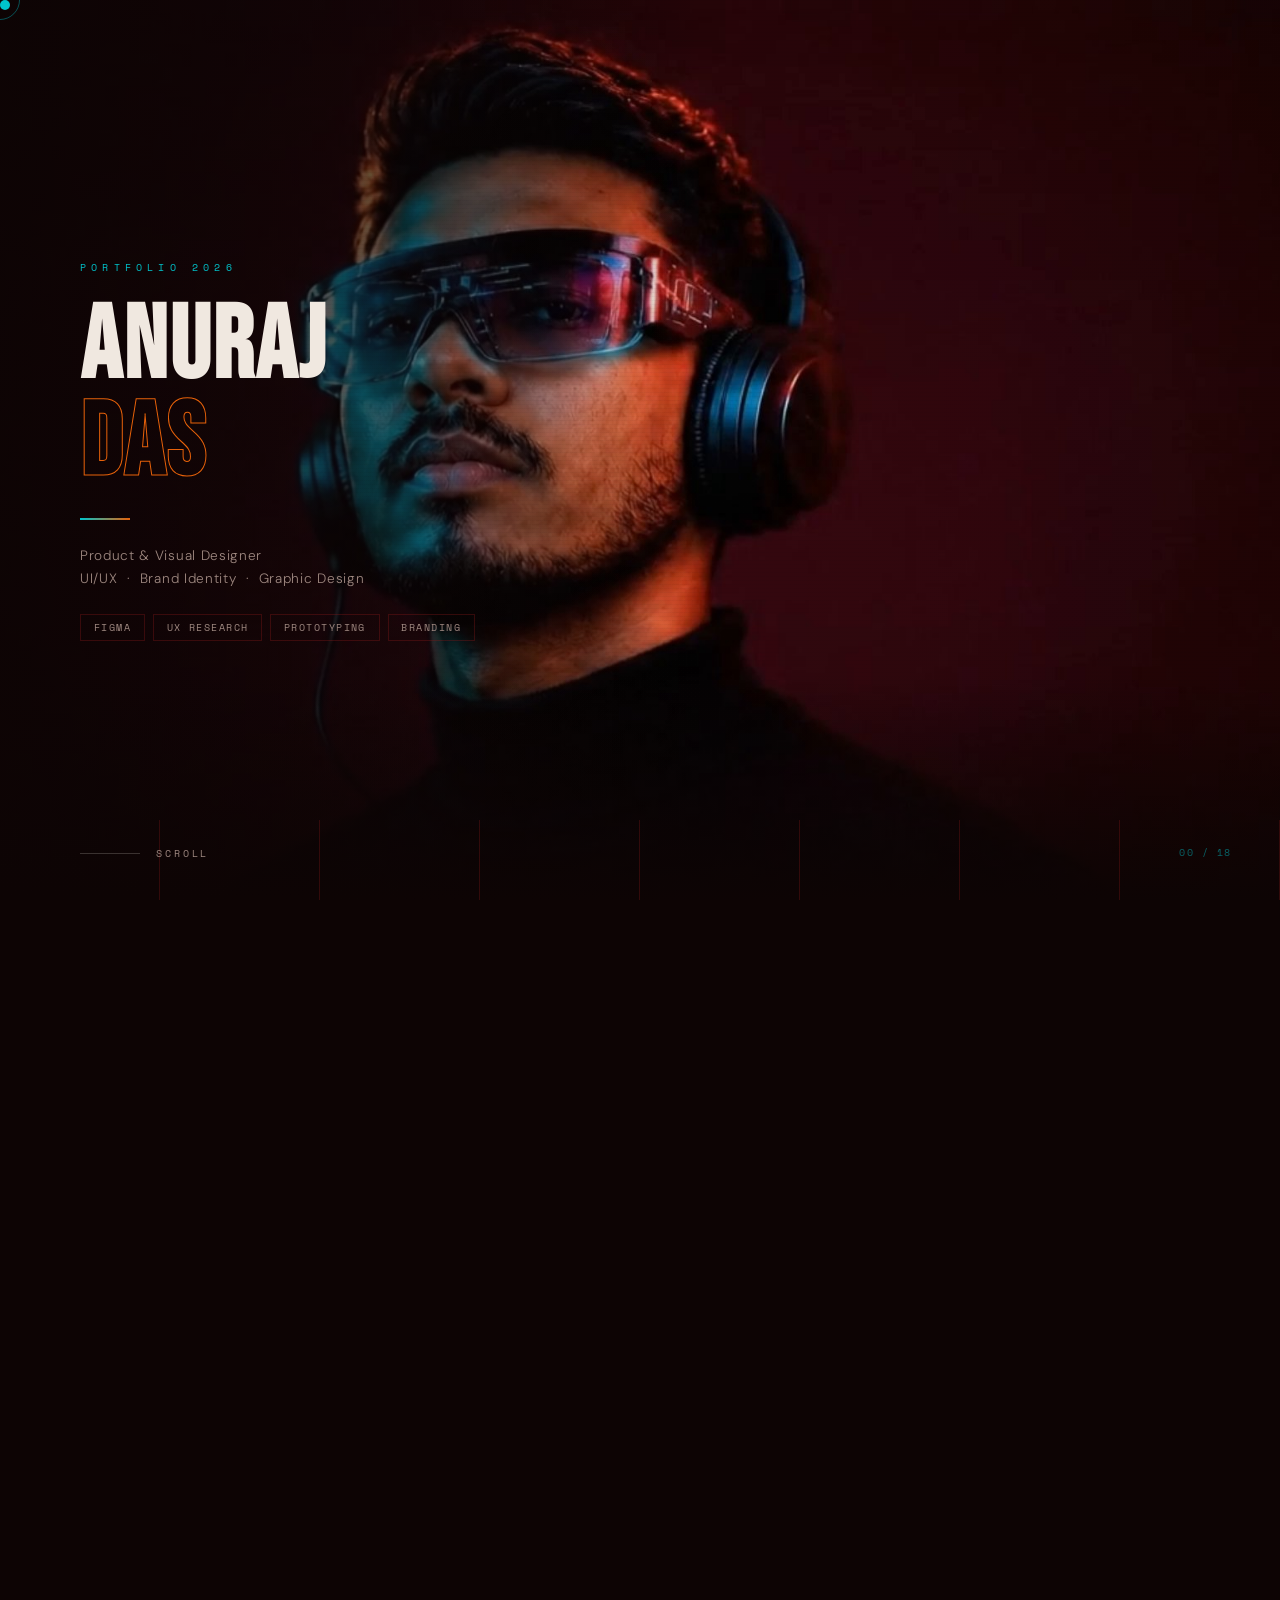
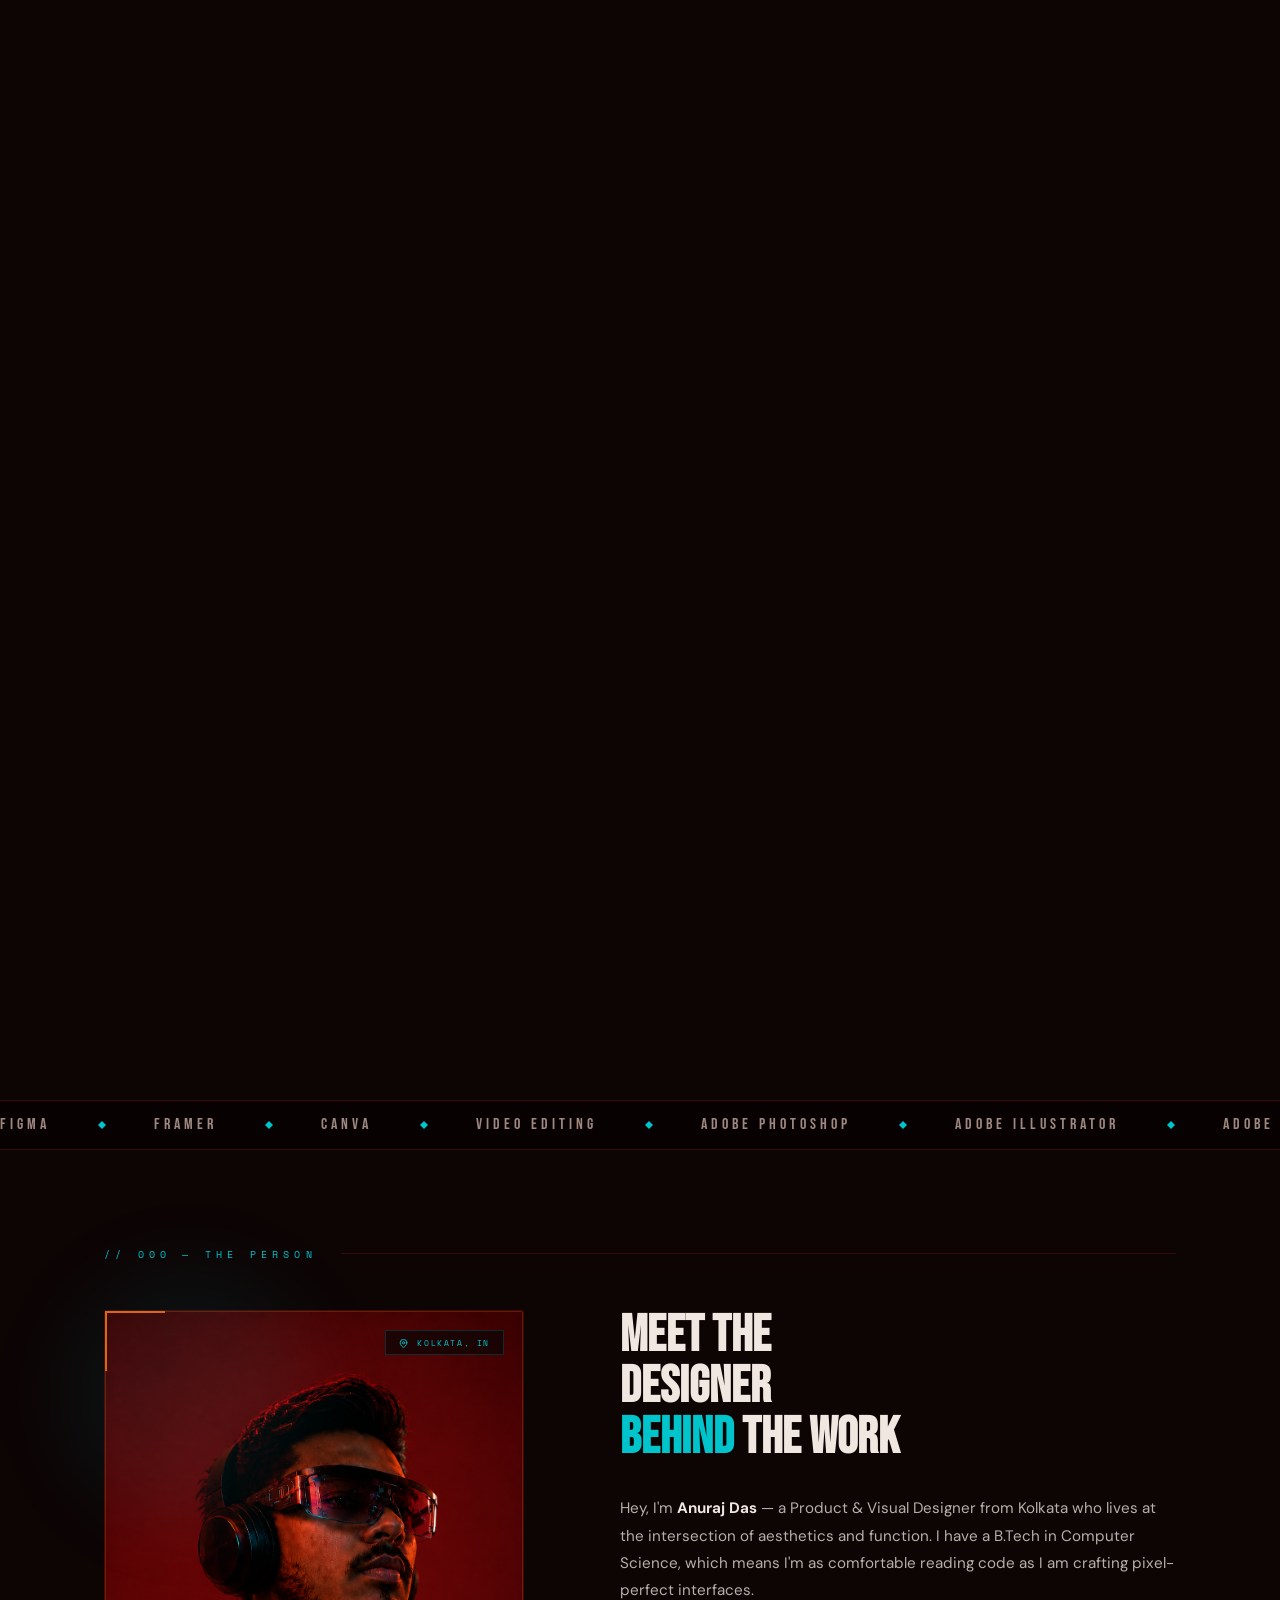
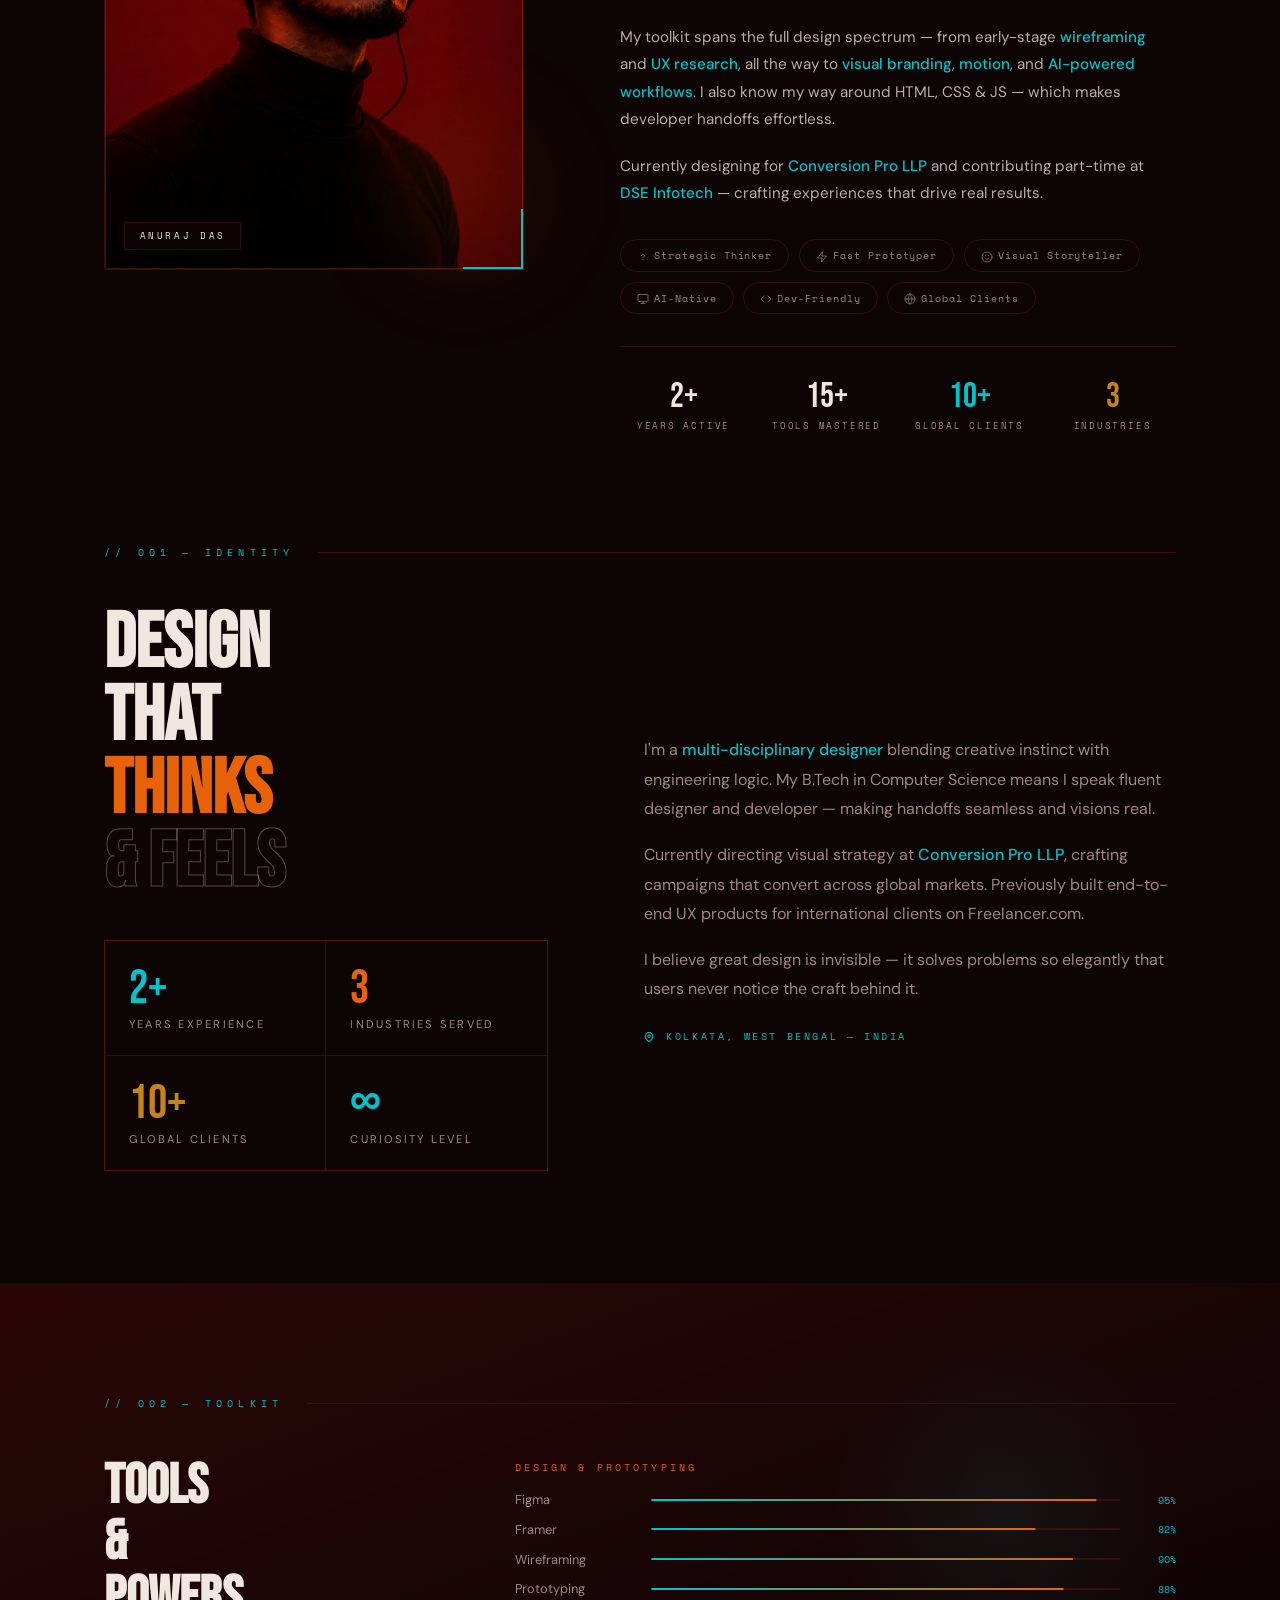
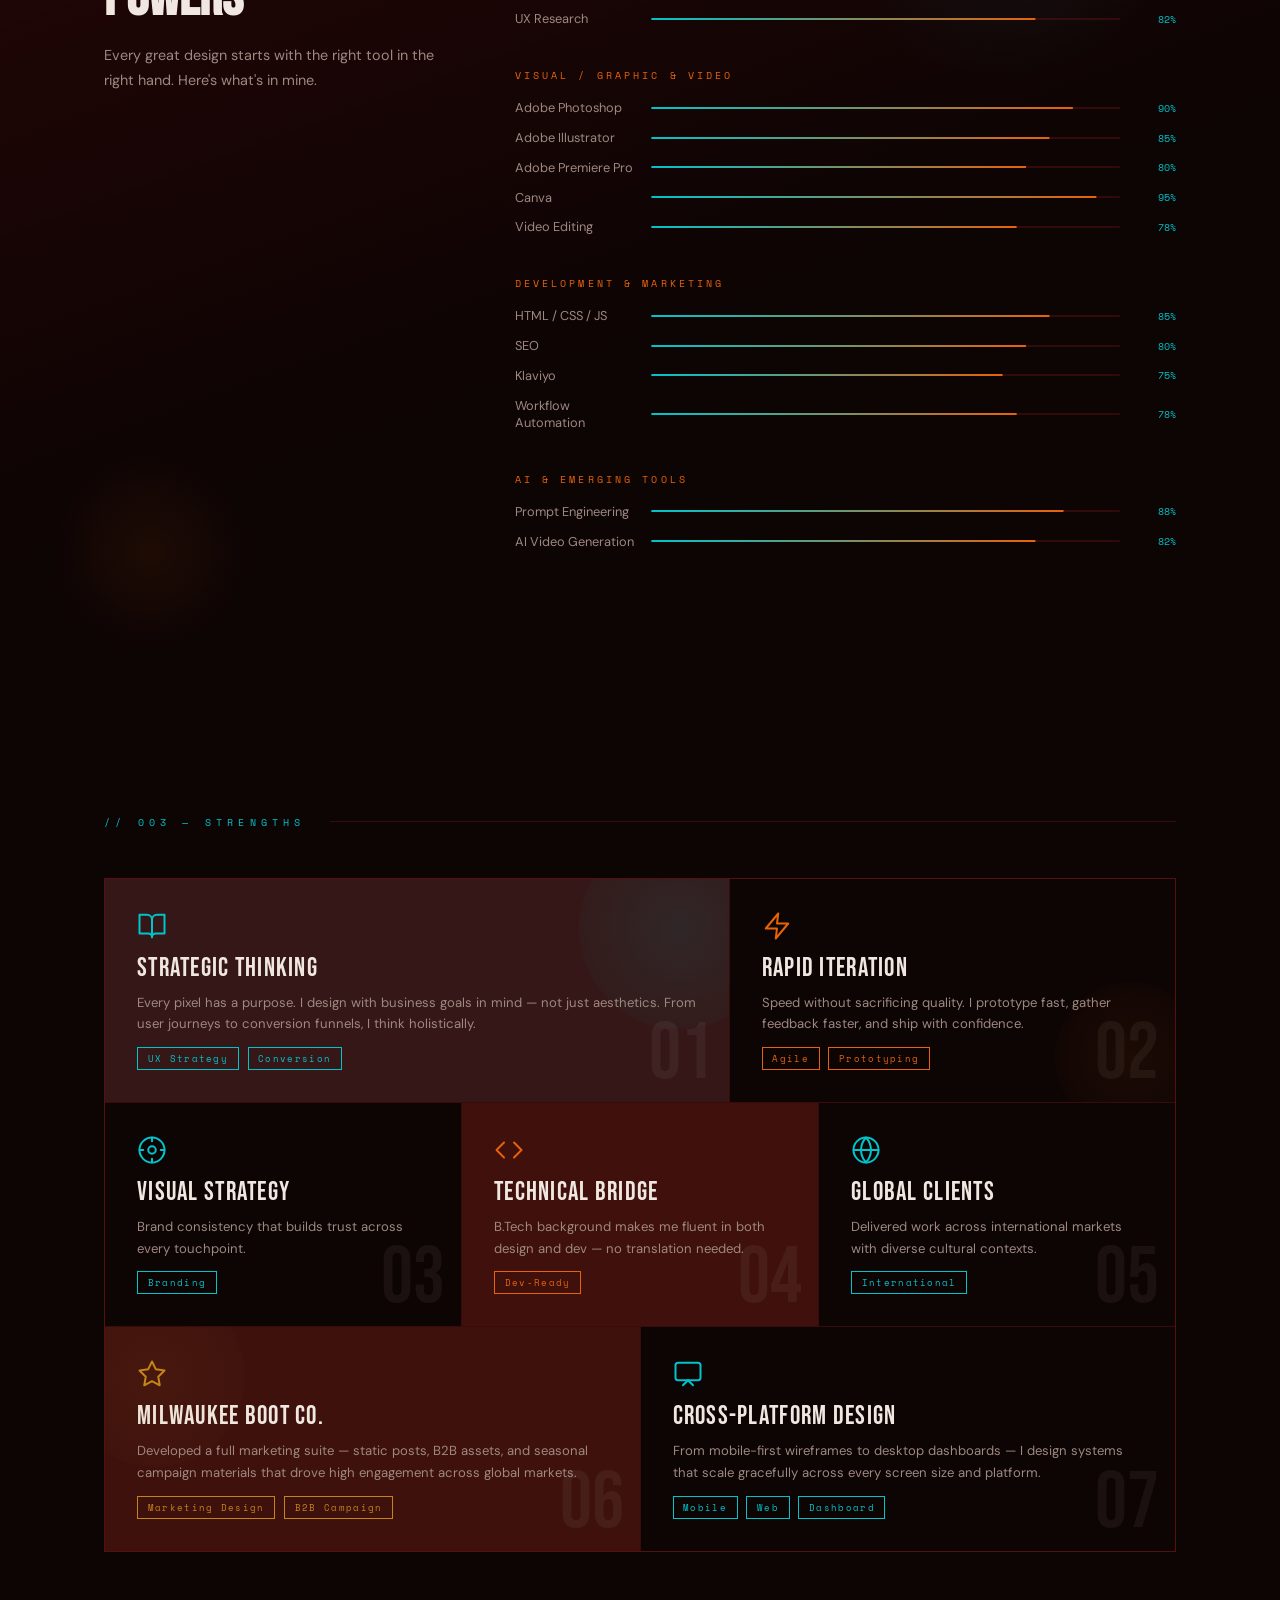
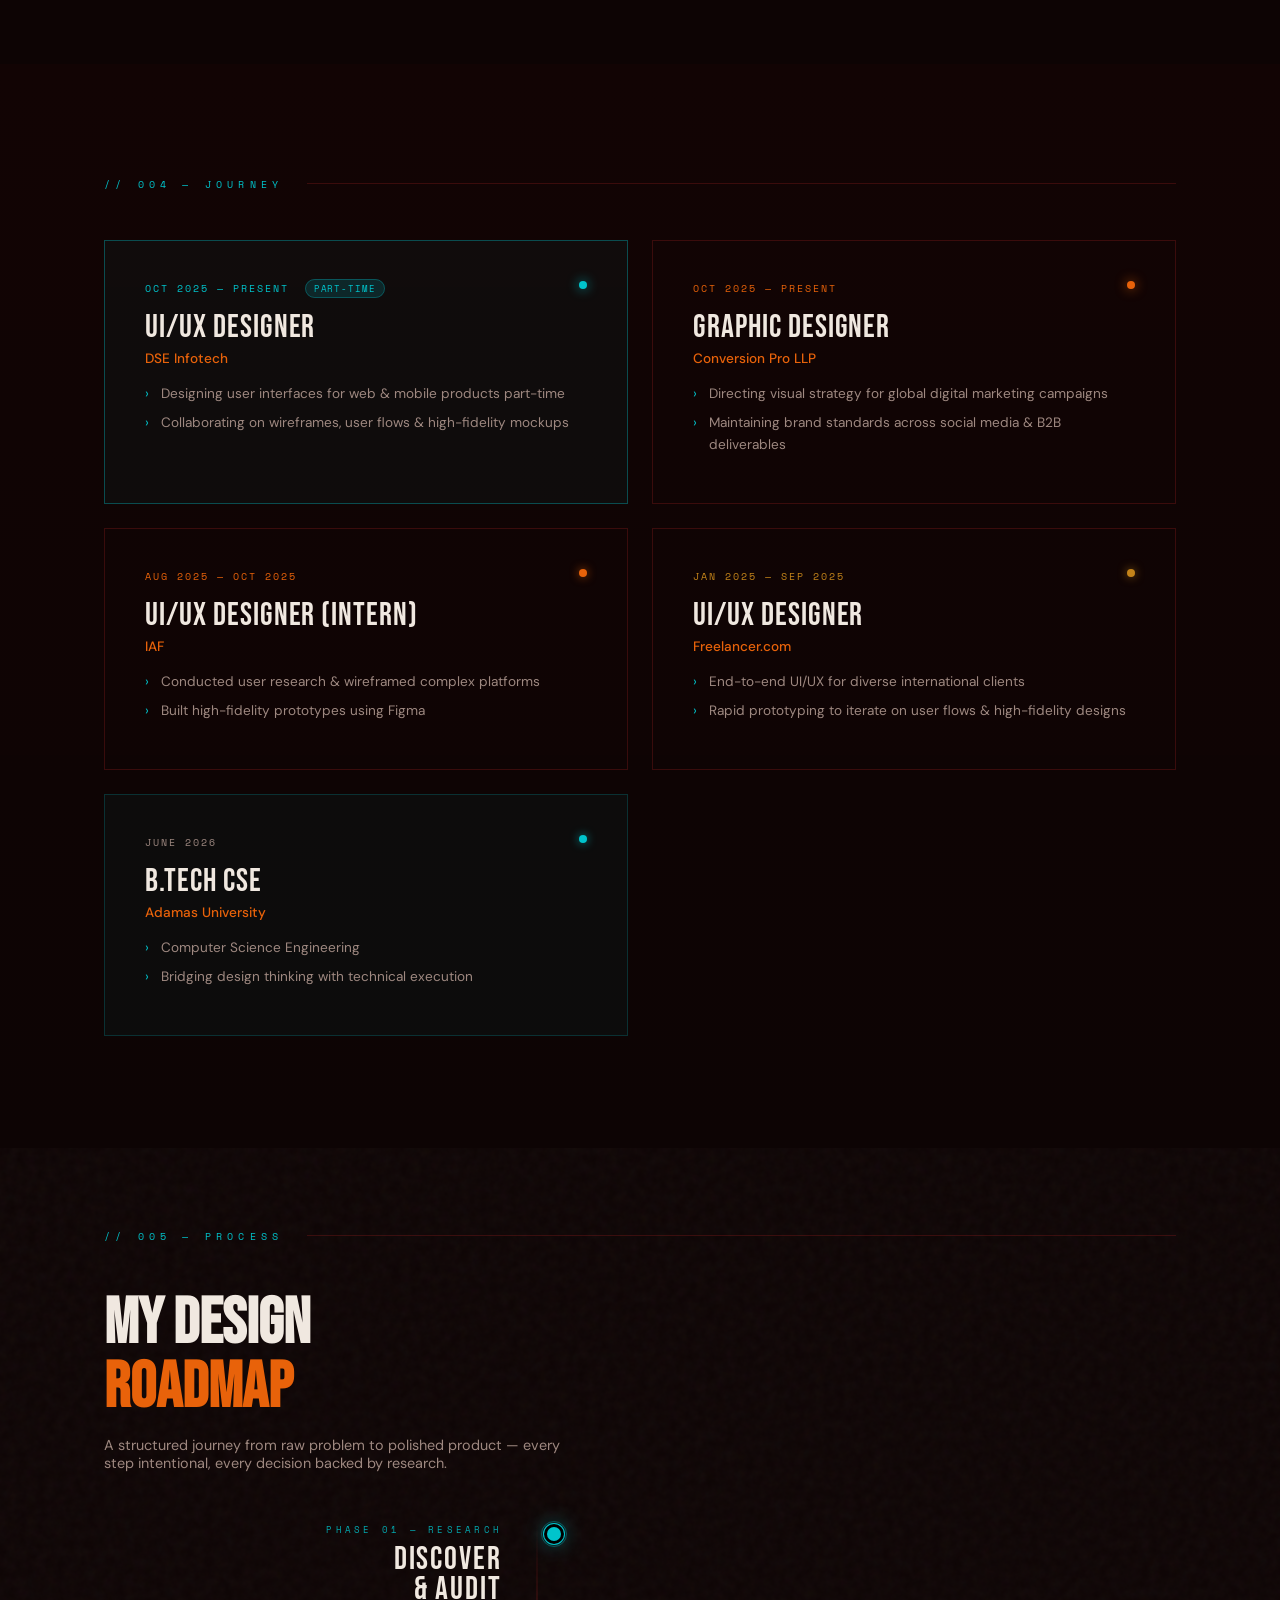
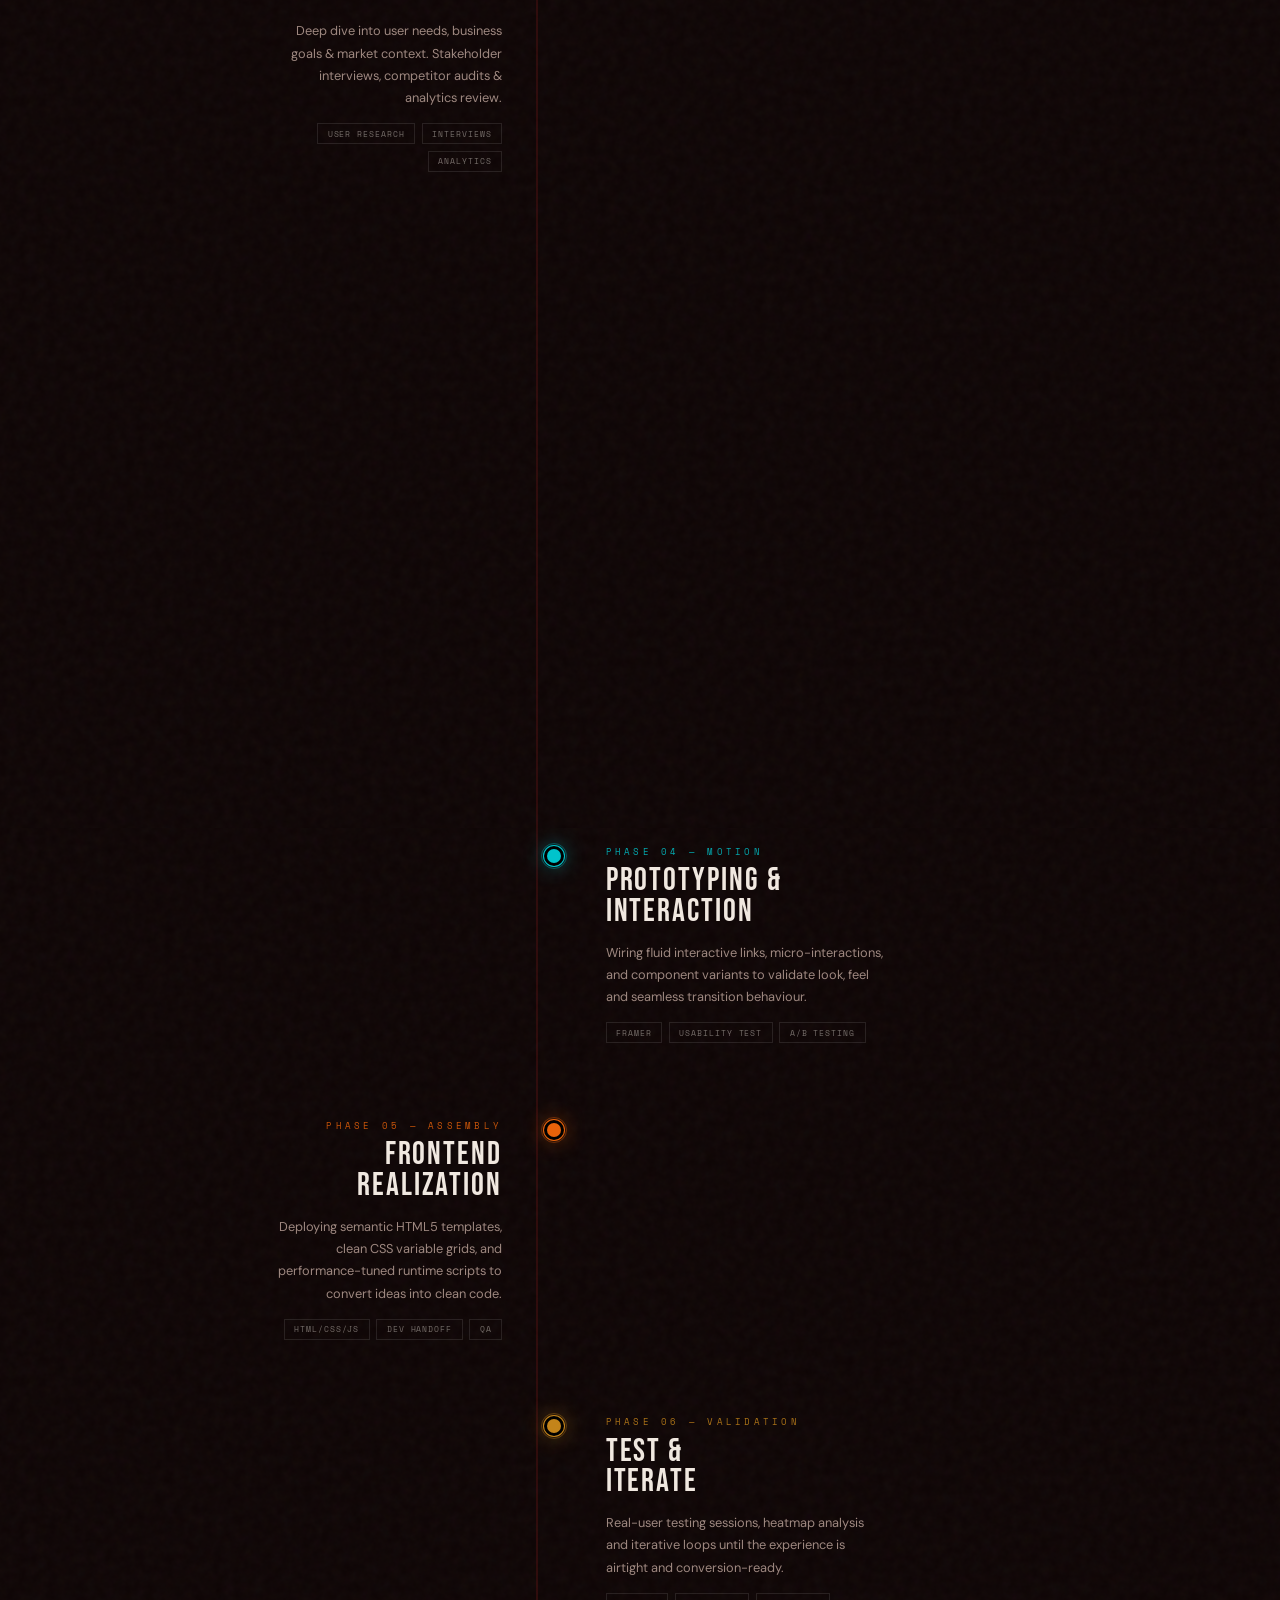
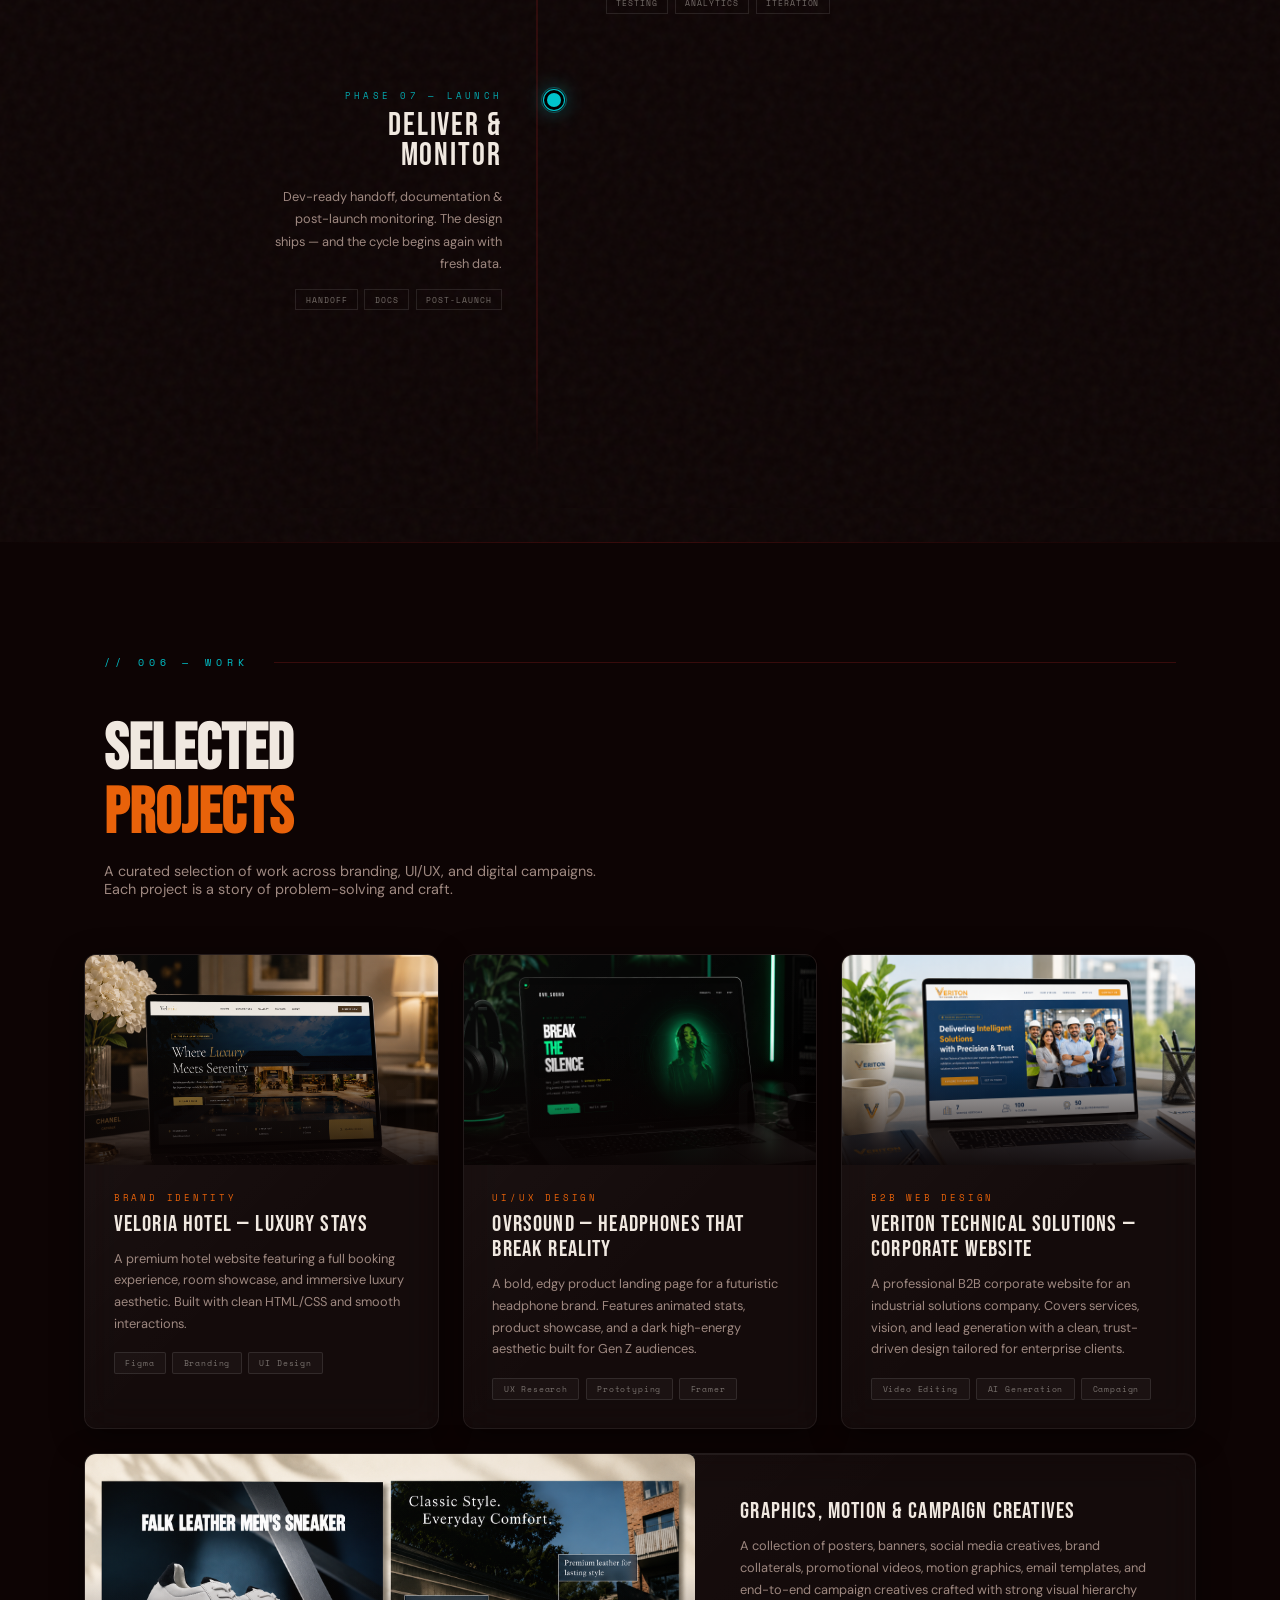
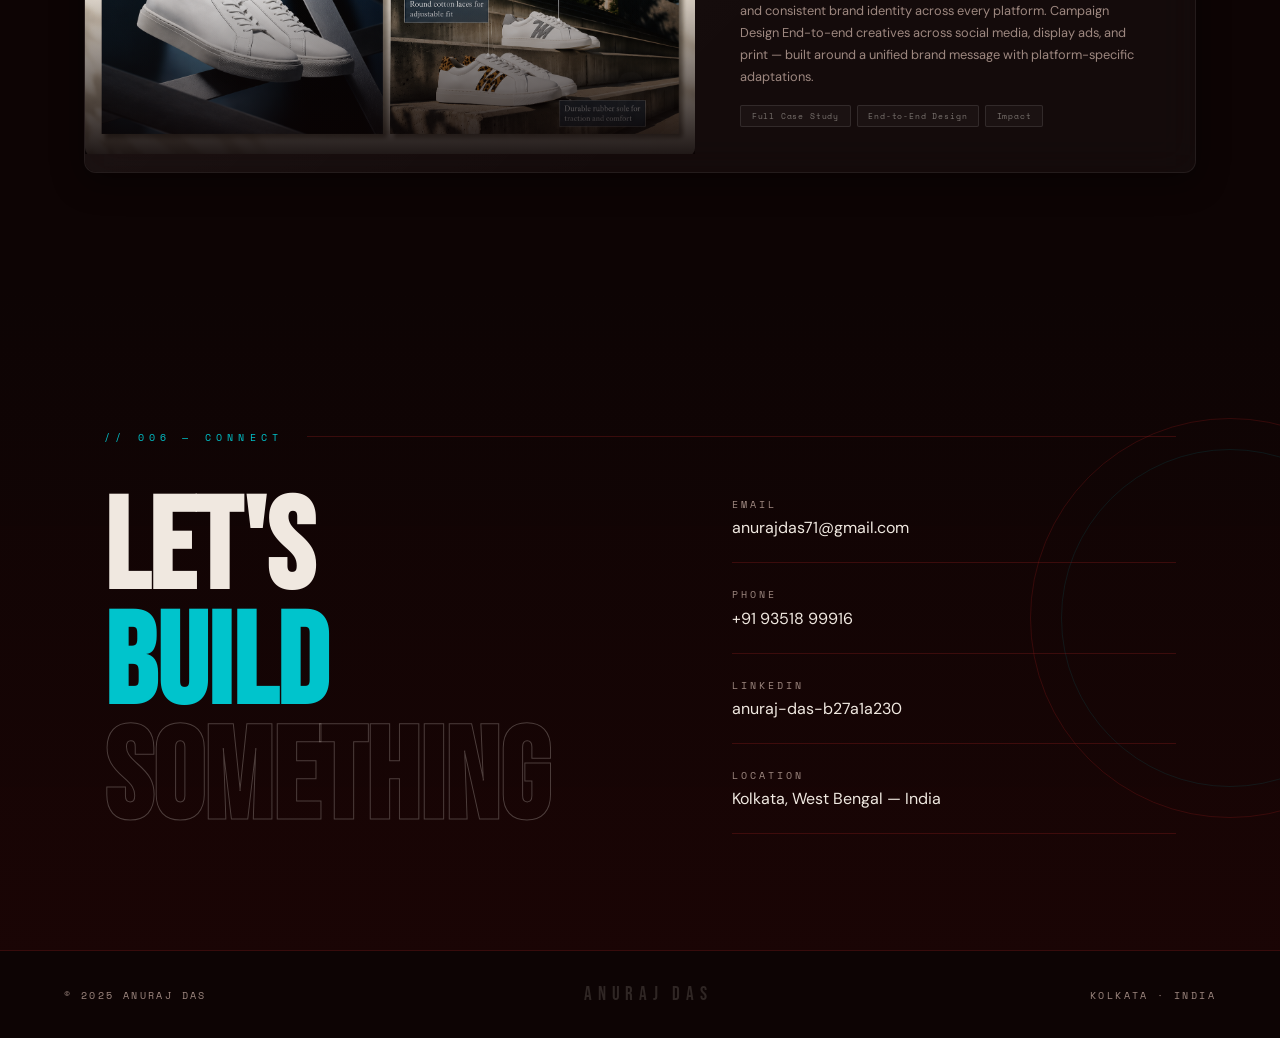
<file: index.html>
<!DOCTYPE html>
<html lang="en">
<head>
<meta charset="UTF-8">
<meta name="viewport" content="width=device-width, initial-scale=1.0">
<title>Anuraj Das — Designer</title>
<link href="https://fonts.googleapis.com/css2?family=Bebas+Neue&family=DM+Sans:wght@300;400;500&family=Space+Mono:wght@400;700&display=swap" rel="stylesheet">
<link rel="stylesheet" href="style.css">
</head>
<body>

<div class="cur" id="cur"></div>
<div class="cur-ring" id="curRing"></div>

<!-- ===== HERO ===== -->
<section id="hero">
  <div class="hero-sticky">
    <div class="hero-left-bg"></div>
    <canvas id="scrollCanvas"></canvas>
    <div class="canvas-fade"></div>
    <div class="scanlines"></div>
    <div class="hero-bot"></div>

    <!-- Animated bottom blocks -->
    <div class="hero-blocks">
      <div class="hblock" style="--i:0"></div>
      <div class="hblock" style="--i:1"></div>
      <div class="hblock" style="--i:2"></div>
      <div class="hblock" style="--i:3"></div>
      <div class="hblock" style="--i:4"></div>
      <div class="hblock" style="--i:5"></div>
      <div class="hblock" style="--i:6"></div>
      <div class="hblock" style="--i:7"></div>
    </div>

    <div class="hero-text">
      <p class="hero-eyebrow">Portfolio 2026</p>
      <h1 class="hero-name">
        ANURAJ<br>
        <span class="stroke">DAS</span>
      </h1>
      <div class="hero-divider"></div>
      <p class="hero-sub">Product &amp; Visual Designer<br>UI/UX &nbsp;·&nbsp; Brand Identity &nbsp;·&nbsp; Graphic Design</p>
      <div class="hero-tags">
        <span class="htag">Figma</span>
        <span class="htag">UX Research</span>
        <span class="htag">Prototyping</span>
        <span class="htag">Branding</span>
      </div>
    </div>

    <div class="scroll-progress" id="scrollProgress">
      <div class="bar" id="progressBar"></div>
      <span class="label" id="progressLabel">SCROLL</span>
    </div>
    <div class="frame-counter" id="frameCounter">00 / 18</div>
  </div>
</section>

<!-- ===== MARQUEE ===== -->
<div class="marquee-section">
  <div class="mq-track">
    <span>Figma</span><span class="dot"><svg width="8" height="8" viewBox="0 0 10 10" fill="currentColor"><polygon points="5,0 10,5 5,10 0,5"/></svg></span>
    <span>Framer</span><span class="dot"><svg width="8" height="8" viewBox="0 0 10 10" fill="currentColor"><polygon points="5,0 10,5 5,10 0,5"/></svg></span>
    <span>Canva</span><span class="dot"><svg width="8" height="8" viewBox="0 0 10 10" fill="currentColor"><polygon points="5,0 10,5 5,10 0,5"/></svg></span>
    <span>Video Editing</span><span class="dot"><svg width="8" height="8" viewBox="0 0 10 10" fill="currentColor"><polygon points="5,0 10,5 5,10 0,5"/></svg></span>
    <span>Adobe Photoshop</span><span class="dot"><svg width="8" height="8" viewBox="0 0 10 10" fill="currentColor"><polygon points="5,0 10,5 5,10 0,5"/></svg></span>
    <span>Adobe Illustrator</span><span class="dot"><svg width="8" height="8" viewBox="0 0 10 10" fill="currentColor"><polygon points="5,0 10,5 5,10 0,5"/></svg></span>
    <span>Adobe Premiere Pro</span><span class="dot"><svg width="8" height="8" viewBox="0 0 10 10" fill="currentColor"><polygon points="5,0 10,5 5,10 0,5"/></svg></span>
    <span>Klaviyo</span><span class="dot"><svg width="8" height="8" viewBox="0 0 10 10" fill="currentColor"><polygon points="5,0 10,5 5,10 0,5"/></svg></span>
    <span>HTML / CSS / JS</span><span class="dot"><svg width="8" height="8" viewBox="0 0 10 10" fill="currentColor"><polygon points="5,0 10,5 5,10 0,5"/></svg></span>
    <span>AI Video Generation</span><span class="dot"><svg width="8" height="8" viewBox="0 0 10 10" fill="currentColor"><polygon points="5,0 10,5 5,10 0,5"/></svg></span>
    <span>Prompt Engineering</span><span class="dot"><svg width="8" height="8" viewBox="0 0 10 10" fill="currentColor"><polygon points="5,0 10,5 5,10 0,5"/></svg></span>
    <span>Wireframing</span><span class="dot"><svg width="8" height="8" viewBox="0 0 10 10" fill="currentColor"><polygon points="5,0 10,5 5,10 0,5"/></svg></span>
    <span>Workflow Automation</span><span class="dot"><svg width="8" height="8" viewBox="0 0 10 10" fill="currentColor"><polygon points="5,0 10,5 5,10 0,5"/></svg></span>
    <span>Prototyping</span><span class="dot"><svg width="8" height="8" viewBox="0 0 10 10" fill="currentColor"><polygon points="5,0 10,5 5,10 0,5"/></svg></span>
    <span>SEO</span><span class="dot"><svg width="8" height="8" viewBox="0 0 10 10" fill="currentColor"><polygon points="5,0 10,5 5,10 0,5"/></svg></span>
    <span>UX Research</span><span class="dot"><svg width="8" height="8" viewBox="0 0 10 10" fill="currentColor"><polygon points="5,0 10,5 5,10 0,5"/></svg></span>
    <span>Brand Identity</span><span class="dot"><svg width="8" height="8" viewBox="0 0 10 10" fill="currentColor"><polygon points="5,0 10,5 5,10 0,5"/></svg></span>
    <!-- duplicate for seamless loop -->
    <span>Figma</span><span class="dot"><svg width="8" height="8" viewBox="0 0 10 10" fill="currentColor"><polygon points="5,0 10,5 5,10 0,5"/></svg></span>
    <span>Framer</span><span class="dot"><svg width="8" height="8" viewBox="0 0 10 10" fill="currentColor"><polygon points="5,0 10,5 5,10 0,5"/></svg></span>
    <span>Canva</span><span class="dot"><svg width="8" height="8" viewBox="0 0 10 10" fill="currentColor"><polygon points="5,0 10,5 5,10 0,5"/></svg></span>
    <span>Video Editing</span><span class="dot"><svg width="8" height="8" viewBox="0 0 10 10" fill="currentColor"><polygon points="5,0 10,5 5,10 0,5"/></svg></span>
    <span>Adobe Photoshop</span><span class="dot"><svg width="8" height="8" viewBox="0 0 10 10" fill="currentColor"><polygon points="5,0 10,5 5,10 0,5"/></svg></span>
    <span>Adobe Illustrator</span><span class="dot"><svg width="8" height="8" viewBox="0 0 10 10" fill="currentColor"><polygon points="5,0 10,5 5,10 0,5"/></svg></span>
    <span>Adobe Premiere Pro</span><span class="dot"><svg width="8" height="8" viewBox="0 0 10 10" fill="currentColor"><polygon points="5,0 10,5 5,10 0,5"/></svg></span>
    <span>Klaviyo</span><span class="dot"><svg width="8" height="8" viewBox="0 0 10 10" fill="currentColor"><polygon points="5,0 10,5 5,10 0,5"/></svg></span>
    <span>HTML / CSS / JS</span><span class="dot"><svg width="8" height="8" viewBox="0 0 10 10" fill="currentColor"><polygon points="5,0 10,5 5,10 0,5"/></svg></span>
    <span>AI Video Generation</span><span class="dot"><svg width="8" height="8" viewBox="0 0 10 10" fill="currentColor"><polygon points="5,0 10,5 5,10 0,5"/></svg></span>
    <span>Prompt Engineering</span><span class="dot"><svg width="8" height="8" viewBox="0 0 10 10" fill="currentColor"><polygon points="5,0 10,5 5,10 0,5"/></svg></span>
    <span>Wireframing</span><span class="dot"><svg width="8" height="8" viewBox="0 0 10 10" fill="currentColor"><polygon points="5,0 10,5 5,10 0,5"/></svg></span>
    <span>Workflow Automation</span><span class="dot"><svg width="8" height="8" viewBox="0 0 10 10" fill="currentColor"><polygon points="5,0 10,5 5,10 0,5"/></svg></span>
    <span>Prototyping</span><span class="dot"><svg width="8" height="8" viewBox="0 0 10 10" fill="currentColor"><polygon points="5,0 10,5 5,10 0,5"/></svg></span>
    <span>SEO</span><span class="dot"><svg width="8" height="8" viewBox="0 0 10 10" fill="currentColor"><polygon points="5,0 10,5 5,10 0,5"/></svg></span>
    <span>UX Research</span><span class="dot"><svg width="8" height="8" viewBox="0 0 10 10" fill="currentColor"><polygon points="5,0 10,5 5,10 0,5"/></svg></span>
    <span>Brand Identity</span><span class="dot"><svg width="8" height="8" viewBox="0 0 10 10" fill="currentColor"><polygon points="5,0 10,5 5,10 0,5"/></svg></span>
  </div>
</div>


<!-- ===== ABOUT ME WITH PHOTO ===== -->
<section id="about-me" class="content" style="padding-top:6rem">
  <div class="container">
    <p class="s-label reveal">// 000 — The Person</p>
  </div>
  <div class="aboutme-wrap">
    <!-- LEFT: Photo -->
    <div class="am-photo-col reveal">
      <div class="am-photo-frame" id="amPhotoFrame">
        <div class="am-photo-placeholder" id="amPhotoPlaceholder">
          <!-- <div class="am-upload-icon">📸</div>
          <p class="am-upload-text">Your photo goes here</p>
          <p class="am-upload-sub">Upload via code — replace <code>src</code> in <code>#amImg</code></p> -->
          <img src="Me 3.png" alt="Placeholder" style="width:100%;height:100%;object-fit:cover;object-position:top center;border-radius:2px">
        </div>
        <img id="amImg" src="Me 3.png" alt="Anuraj Das" style="display:none;width:100%;height:100%;object-fit:cover;object-position:top center;border-radius:2px">
        <div class="am-photo-border"></div>
        <div class="am-photo-tag">ANURAJ DAS</div>
        <div class="am-photo-loc"><svg width="9" height="9" viewBox="0 0 24 24" fill="none" stroke="currentColor" stroke-width="2.5" stroke-linecap="round" stroke-linejoin="round" style="display:inline-block;vertical-align:middle;margin-right:3px"><path d="M21 10c0 7-9 13-9 13s-9-6-9-13a9 9 0 0118 0z"/><circle cx="12" cy="10" r="3"/></svg> KOLKATA, IN</div>
      </div>
      <!-- Decorative blobs -->
      <div class="am-blob am-blob-1"></div>
      <div class="am-blob am-blob-2"></div>
    </div>
    <!-- RIGHT: Content -->
    <div class="am-content-col">
      <div class="reveal">
        <h2 class="am-heading">MEET THE<br><span class="o">DESIGNER</span><br><span style="color:var(--teal)">BEHIND</span> THE WORK</h2>
      </div>
      <div class="reveal" style="transition-delay:.15s">
        <p class="am-body">Hey, I'm <strong>Anuraj Das</strong> — a Product &amp; Visual Designer from Kolkata who lives at the intersection of aesthetics and function. I have a B.Tech in Computer Science, which means I'm as comfortable reading code as I am crafting pixel-perfect interfaces.</p>
        <p class="am-body">My toolkit spans the full design spectrum — from early-stage <span class="highlight">wireframing</span> and <span class="highlight">UX research</span>, all the way to <span class="highlight">visual branding</span>, <span class="highlight">motion</span>, and <span class="highlight">AI-powered workflows</span>. I also know my way around HTML, CSS &amp; JS — which makes developer handoffs effortless.</p>
        <p class="am-body">Currently designing for <span class="highlight">Conversion Pro LLP</span> and contributing part-time at <span class="highlight">DSE Infotech</span> — crafting experiences that drive real results.</p>
      </div>
      <!-- Trait pills -->
      <div class="am-pills reveal" style="transition-delay:.25s">
        <span class="am-pill"><svg width="12" height="12" viewBox="0 0 24 24" fill="none" stroke="currentColor" stroke-width="2" stroke-linecap="round" stroke-linejoin="round" style="display:inline-block;vertical-align:middle;margin-right:5px;opacity:.7"><path d="M9.09 9a3 3 0 015.83 1c0 2-3 3-3 3M12 17h.01"/></svg>Strategic Thinker</span>
        <span class="am-pill"><svg width="12" height="12" viewBox="0 0 24 24" fill="none" stroke="currentColor" stroke-width="2" stroke-linecap="round" stroke-linejoin="round" style="display:inline-block;vertical-align:middle;margin-right:5px;opacity:.7"><polygon points="13 2 3 14 12 14 11 22 21 10 12 10 13 2"/></svg>Fast Prototyper</span>
        <span class="am-pill"><svg width="12" height="12" viewBox="0 0 24 24" fill="none" stroke="currentColor" stroke-width="2" stroke-linecap="round" stroke-linejoin="round" style="display:inline-block;vertical-align:middle;margin-right:5px;opacity:.7"><circle cx="12" cy="12" r="10"/><path d="M8 14s1.5 2 4 2 4-2 4-2M9 9h.01M15 9h.01"/></svg>Visual Storyteller</span>
        <span class="am-pill"><svg width="12" height="12" viewBox="0 0 24 24" fill="none" stroke="currentColor" stroke-width="2" stroke-linecap="round" stroke-linejoin="round" style="display:inline-block;vertical-align:middle;margin-right:5px;opacity:.7"><rect x="2" y="3" width="20" height="14" rx="2"/><path d="M8 21h8M12 17v4"/></svg>AI-Native</span>
        <span class="am-pill"><svg width="12" height="12" viewBox="0 0 24 24" fill="none" stroke="currentColor" stroke-width="2" stroke-linecap="round" stroke-linejoin="round" style="display:inline-block;vertical-align:middle;margin-right:5px;opacity:.7"><polyline points="16 18 22 12 16 6"/><polyline points="8 6 2 12 8 18"/></svg>Dev-Friendly</span>
        <span class="am-pill"><svg width="12" height="12" viewBox="0 0 24 24" fill="none" stroke="currentColor" stroke-width="2" stroke-linecap="round" stroke-linejoin="round" style="display:inline-block;vertical-align:middle;margin-right:5px;opacity:.7"><circle cx="12" cy="12" r="10"/><line x1="2" y1="12" x2="22" y2="12"/><path d="M12 2a15.3 15.3 0 014 10 15.3 15.3 0 01-4 10 15.3 15.3 0 01-4-10 15.3 15.3 0 014-10z"/></svg>Global Clients</span>
      </div>
      <!-- Mini stats -->
      <div class="am-stats reveal" style="transition-delay:.35s">
        <div class="am-stat"><div class="am-sn">2+</div><div class="am-sl">Years Active</div></div>
        <div class="am-stat"><div class="am-sn o">15+</div><div class="am-sl">Tools Mastered</div></div>
        <div class="am-stat"><div class="am-sn" style="color:var(--teal)">10+</div><div class="am-sl">Global Clients</div></div>
        <div class="am-stat"><div class="am-sn" style="color:var(--amber)">3</div><div class="am-sl">Industries</div></div>
      </div>
    </div>
  </div>
</section>

<!-- ===== ABOUT ===== -->
<section id="about" class="content">
  <div class="container">
    <p class="s-label reveal">// 001 — Identity</p>
    <div class="about-layout">
      <div class="reveal">
        <h2 class="about-big">DESIGN<br>THAT<br><span class="o">THINKS</span><br><span class="t">& FEELS</span></h2>
        <div class="stats-grid">
          <div class="stat-box"><div class="stat-n">2+</div><div class="stat-l">Years Experience</div></div>
          <div class="stat-box"><div class="stat-n o">3</div><div class="stat-l">Industries Served</div></div>
          <div class="stat-box"><div class="stat-n a">10+</div><div class="stat-l">Global Clients</div></div>
          <div class="stat-box"><div class="stat-n">∞</div><div class="stat-l">Curiosity Level</div></div>
        </div>
      </div>
      <div class="reveal" style="transition-delay:.2s">
        <p class="about-body">I'm a <span class="highlight">multi-disciplinary designer</span> blending creative instinct with engineering logic. My B.Tech in Computer Science means I speak fluent designer and developer — making handoffs seamless and visions real.</p>
        <p class="about-body">Currently directing visual strategy at <span class="highlight">Conversion Pro LLP</span>, crafting campaigns that convert across global markets. Previously built end-to-end UX products for international clients on Freelancer.com.</p>
        <p class="about-body">I believe great design is invisible — it solves problems so elegantly that users never notice the craft behind it.</p>
        <p style="margin-top:1.5rem;font-family:'Space Mono',monospace;font-size:.65rem;letter-spacing:.25em;color:var(--teal)"><svg width="10" height="10" viewBox="0 0 24 24" fill="none" stroke="currentColor" stroke-width="2.5" stroke-linecap="round" stroke-linejoin="round" style="display:inline-block;vertical-align:middle;margin-right:4px"><path d="M21 10c0 7-9 13-9 13s-9-6-9-13a9 9 0 0118 0z"/><circle cx="12" cy="10" r="3"/></svg> KOLKATA, WEST BENGAL — INDIA</p>
      </div>
    </div>
  </div>
</section>

<!-- ===== SKILLS ===== -->
<section id="skills" class="content">
  <div style="position:absolute;top:50px;right:100px;width:350px;height:350px;border-radius:50%;background:radial-gradient(circle,rgba(0,196,204,.08),transparent 70%);pointer-events:none"></div>
  <div style="position:absolute;bottom:50px;left:50px;width:200px;height:200px;border-radius:50%;background:radial-gradient(circle,rgba(232,98,10,.08),transparent 70%);pointer-events:none"></div>
  <div class="container">
    <p class="s-label reveal">// 002 — Toolkit</p>
    <div class="skills-layout">
      <div class="reveal">
        <h2 class="skills-intro" style="font-family:'Bebas Neue',sans-serif;font-size:3.5rem;line-height:1;color:var(--text)">TOOLS<br>&amp;<br>POWERS</h2>
        <p style="font-size:.9rem;line-height:1.7;color:var(--muted);margin-top:1rem">Every great design starts with the right tool in the right hand. Here's what's in mine.</p>
      </div>
      <div class="reveal" style="transition-delay:.15s">
        <div class="skill-group">
          <div class="sg-title">Design & Prototyping</div>
          <div class="sg-bars">
            <div class="sg-bar-item"><span class="sg-name">Figma</span><div class="sg-track"><div class="sg-fill" style="--w:.95"></div></div><span class="sg-pct">95%</span></div>
            <div class="sg-bar-item"><span class="sg-name">Framer</span><div class="sg-track"><div class="sg-fill" style="--w:.82"></div></div><span class="sg-pct">82%</span></div>
            <div class="sg-bar-item"><span class="sg-name">Wireframing</span><div class="sg-track"><div class="sg-fill" style="--w:.90"></div></div><span class="sg-pct">90%</span></div>
            <div class="sg-bar-item"><span class="sg-name">Prototyping</span><div class="sg-track"><div class="sg-fill" style="--w:.88"></div></div><span class="sg-pct">88%</span></div>
            <div class="sg-bar-item"><span class="sg-name">UX Research</span><div class="sg-track"><div class="sg-fill" style="--w:.82"></div></div><span class="sg-pct">82%</span></div>
          </div>
        </div>
        <div class="skill-group">
          <div class="sg-title">Visual / Graphic & Video</div>
          <div class="sg-bars">
            <div class="sg-bar-item"><span class="sg-name">Adobe Photoshop</span><div class="sg-track"><div class="sg-fill" style="--w:.90"></div></div><span class="sg-pct">90%</span></div>
            <div class="sg-bar-item"><span class="sg-name">Adobe Illustrator</span><div class="sg-track"><div class="sg-fill" style="--w:.85"></div></div><span class="sg-pct">85%</span></div>
            <div class="sg-bar-item"><span class="sg-name">Adobe Premiere Pro</span><div class="sg-track"><div class="sg-fill" style="--w:.80"></div></div><span class="sg-pct">80%</span></div>
            <div class="sg-bar-item"><span class="sg-name">Canva</span><div class="sg-track"><div class="sg-fill" style="--w:.95"></div></div><span class="sg-pct">95%</span></div>
            <div class="sg-bar-item"><span class="sg-name">Video Editing</span><div class="sg-track"><div class="sg-fill" style="--w:.78"></div></div><span class="sg-pct">78%</span></div>
          </div>
        </div>
        <div class="skill-group">
          <div class="sg-title">Development & Marketing</div>
          <div class="sg-bars">
            <div class="sg-bar-item"><span class="sg-name">HTML / CSS / JS</span><div class="sg-track"><div class="sg-fill" style="--w:.85"></div></div><span class="sg-pct">85%</span></div>
            <div class="sg-bar-item"><span class="sg-name">SEO</span><div class="sg-track"><div class="sg-fill" style="--w:.80"></div></div><span class="sg-pct">80%</span></div>
            <div class="sg-bar-item"><span class="sg-name">Klaviyo</span><div class="sg-track"><div class="sg-fill" style="--w:.75"></div></div><span class="sg-pct">75%</span></div>
            <div class="sg-bar-item"><span class="sg-name">Workflow Automation</span><div class="sg-track"><div class="sg-fill" style="--w:.78"></div></div><span class="sg-pct">78%</span></div>
          </div>
        </div>
        <div class="skill-group">
          <div class="sg-title">AI & Emerging Tools</div>
          <div class="sg-bars">
            <div class="sg-bar-item"><span class="sg-name">Prompt Engineering</span><div class="sg-track"><div class="sg-fill" style="--w:.88"></div></div><span class="sg-pct">88%</span></div>
            <div class="sg-bar-item"><span class="sg-name">AI Video Generation</span><div class="sg-track"><div class="sg-fill" style="--w:.82"></div></div><span class="sg-pct">82%</span></div>
          </div>
        </div>
      </div>
    </div>
  </div>
</section>

<!-- ===== BENTO GRID ===== -->
<section id="bento" class="content">
  <div class="container">
    <p class="s-label reveal">// 003 — Strengths</p>
  </div>
  <div style="max-width:1200px;margin:0 auto;padding:0 4rem">
    <div class="bento-grid reveal">

      <div class="bcard bc-wide" style="background:rgba(0,196,204,.06)">
        <div class="bc-blob" style="width:200px;height:200px;background:radial-gradient(circle,rgba(0,196,204,.15),transparent);top:-50px;right:-50px;animation-delay:0s"></div>
        <div class="bc-icon"><svg stroke="var(--teal)" viewBox="0 0 24 24"><path d="M2 3h6a4 4 0 014 4v14a3 3 0 00-3-3H2z"/><path d="M22 3h-6a4 4 0 00-4 4v14a3 3 0 013-3h7z"/></svg></div>
        <div class="bc-title">Strategic Thinking</div>
        <div class="bc-body">Every pixel has a purpose. I design with business goals in mind — not just aesthetics. From user journeys to conversion funnels, I think holistically.</div>
        <span class="bc-tag">UX Strategy</span>
        <span class="bc-tag">Conversion</span>
        <div class="bc-num">01</div>
      </div>

      <div class="bcard bc-mid">
        <div class="bc-blob" style="width:150px;height:150px;background:radial-gradient(circle,rgba(232,98,10,.12),transparent);bottom:-30px;right:-30px;animation-delay:1s"></div>
        <div class="bc-icon"><svg stroke="var(--orange)" viewBox="0 0 24 24"><polygon points="13 2 3 14 12 14 11 22 21 10 12 10 13 2"/></svg></div>
        <div class="bc-title">Rapid Iteration</div>
        <div class="bc-body">Speed without sacrificing quality. I prototype fast, gather feedback faster, and ship with confidence.</div>
        <span class="bc-tag o">Agile</span>
        <span class="bc-tag o">Prototyping</span>
        <div class="bc-num">02</div>
      </div>

      <div class="bcard bc-third">
        <div class="bc-icon"><svg stroke="var(--teal)" viewBox="0 0 24 24"><circle cx="12" cy="12" r="10"/><circle cx="12" cy="12" r="3"/><line x1="12" y1="2" x2="12" y2="5"/><line x1="12" y1="19" x2="12" y2="22"/><line x1="2" y1="12" x2="5" y2="12"/><line x1="19" y1="12" x2="22" y2="12"/></svg></div>
        <div class="bc-title">Visual Strategy</div>
        <div class="bc-body">Brand consistency that builds trust across every touchpoint.</div>
        <span class="bc-tag">Branding</span>
        <div class="bc-num">03</div>
      </div>

      <div class="bcard bc-third" style="background:rgba(232,98,10,.04)">
        <div class="bc-icon"><svg stroke="var(--orange)" viewBox="0 0 24 24"><polyline points="16 18 22 12 16 6"/><polyline points="8 6 2 12 8 18"/></svg></div>
        <div class="bc-title">Technical Bridge</div>
        <div class="bc-body">B.Tech background makes me fluent in both design and dev — no translation needed.</div>
        <span class="bc-tag o">Dev-Ready</span>
        <div class="bc-num">04</div>
      </div>

      <div class="bcard bc-third">
        <div class="bc-icon"><svg stroke="var(--teal)" viewBox="0 0 24 24"><circle cx="12" cy="12" r="10"/><line x1="2" y1="12" x2="22" y2="12"/><path d="M12 2a15.3 15.3 0 014 10 15.3 15.3 0 01-4 10 15.3 15.3 0 01-4-10 15.3 15.3 0 014-10z"/></svg></div>
        <div class="bc-title">Global Clients</div>
        <div class="bc-body">Delivered work across international markets with diverse cultural contexts.</div>
        <span class="bc-tag">International</span>
        <div class="bc-num">05</div>
      </div>

      <div class="bcard bc-half" style="background:rgba(196,132,26,.04)">
        <div class="bc-blob" style="width:180px;height:180px;background:radial-gradient(circle,rgba(196,132,26,.1),transparent);top:-40px;left:-40px;animation-delay:2s"></div>
        <div class="bc-icon"><svg stroke="var(--amber)" viewBox="0 0 24 24"><polygon points="12 2 15.09 8.26 22 9.27 17 14.14 18.18 21.02 12 17.77 5.82 21.02 7 14.14 2 9.27 8.91 8.26 12 2"/></svg></div>
        <div class="bc-title">Milwaukee Boot Co.</div>
        <div class="bc-body">Developed a full marketing suite — static posts, B2B assets, and seasonal campaign materials that drove high engagement across global markets.</div>
        <span class="bc-tag" style="border-color:var(--amber);color:var(--amber)">Marketing Design</span>
        <span class="bc-tag" style="border-color:var(--amber);color:var(--amber)">B2B Campaign</span>
        <div class="bc-num">06</div>
      </div>

      <div class="bcard bc-half">
        <div class="bc-icon"><svg stroke="var(--teal)" viewBox="0 0 24 24"><rect x="2" y="3" width="20" height="14" rx="2"/><polyline points="8 21 12 17 16 21"/></svg></div>
        <div class="bc-title">Cross-platform Design</div>
        <div class="bc-body">From mobile-first wireframes to desktop dashboards — I design systems that scale gracefully across every screen size and platform.</div>
        <span class="bc-tag">Mobile</span>
        <span class="bc-tag">Web</span>
        <span class="bc-tag">Dashboard</span>
        <div class="bc-num">07</div>
      </div>

    </div>
  </div>
</section>

<!-- ===== EXPERIENCE ===== -->
<section id="experience" class="content">
  <div class="container">
    <p class="s-label reveal">// 004 — Journey</p>
    <div class="exp-grid">
      <div class="exp-card reveal" style="border-color:rgba(0,196,204,.35);background:rgba(0,196,204,.04)">
        <div class="exp-dot" style="background:var(--teal);box-shadow:0 0 12px rgba(0,196,204,.8);animation:dotPulse 1.8s ease-in-out infinite"></div>
        <div class="exp-period" style="color:var(--teal)">OCT 2025 — PRESENT &nbsp;<span style="font-size:.55rem;background:rgba(0,196,204,.15);border:1px solid rgba(0,196,204,.3);padding:2px 8px;border-radius:20px;letter-spacing:.1em">PART-TIME</span></div>
        <div class="exp-role">UI/UX Designer</div>
        <div class="exp-company">DSE Infotech</div>
        <div class="exp-li">Designing user interfaces for web &amp; mobile products part-time</div>
        <div class="exp-li">Collaborating on wireframes, user flows &amp; high-fidelity mockups</div>
      </div>
      <div class="exp-card reveal" style="transition-delay:.1s">
        <div class="exp-dot" style="background:var(--orange);box-shadow:0 0 12px rgba(232,98,10,.8);animation:dotPulse 1.8s ease-in-out infinite"></div>
        <div class="exp-period" style="color:var(--orange)">OCT 2025 — PRESENT</div>
        <div class="exp-role">Graphic Designer</div>
        <div class="exp-company">Conversion Pro LLP</div>
        <div class="exp-li">Directing visual strategy for global digital marketing campaigns</div>
        <div class="exp-li">Maintaining brand standards across social media &amp; B2B deliverables</div>
      </div>
      <div class="exp-card reveal" style="transition-delay:.2s">
        <div class="exp-dot" style="background:var(--orange);box-shadow:0 0 10px rgba(232,98,10,.7);"></div>
        <div class="exp-period" style="color:var(--orange)">AUG 2025 — OCT 2025</div>
        <div class="exp-role">UI/UX Designer (Intern)</div>
        <div class="exp-company">IAF</div>
        <div class="exp-li">Conducted user research &amp; wireframed complex platforms</div>
        <div class="exp-li">Built high-fidelity prototypes using Figma</div>
      </div>
      <div class="exp-card reveal" style="transition-delay:.3s">
        <div class="exp-dot" style="background:var(--amber);box-shadow:0 0 10px rgba(196,132,26,.7)"></div>
        <div class="exp-period" style="color:var(--amber)">JAN 2025 — SEP 2025</div>
        <div class="exp-role">UI/UX Designer</div>
        <div class="exp-company">Freelancer.com</div>
        <div class="exp-li">End-to-end UI/UX for diverse international clients</div>
        <div class="exp-li">Rapid prototyping to iterate on user flows &amp; high-fidelity designs</div>
      </div>
      <div class="exp-card reveal" style="transition-delay:.45s;background:rgba(0,196,204,.04);border-color:rgba(0,196,204,.2)">
        <div class="exp-dot" style="animation:none;background:var(--teal)"></div>
        <div class="exp-period" style="color:var(--muted)">JUNE 2026</div>
        <div class="exp-role">B.Tech CSE</div>
        <div class="exp-company">Adamas University</div>
        <div class="exp-li">Computer Science Engineering</div>
        <div class="exp-li">Bridging design thinking with technical execution</div>
      </div>
    </div>
  </div>
</section>

<!-- ===== PROCESS ROADMAP ===== -->
<section id="blocks" class="content">
  <div class="section-noise"></div>
  <div class="container" style="margin-bottom:3rem">
    <p class="s-label reveal">// 005 — Process</p>
    <h2 class="reveal" style="font-family:'Bebas Neue',sans-serif;font-size:clamp(2.5rem,5vw,4rem);line-height:1;margin-top:.5rem">MY DESIGN<br><span style="color:var(--orange)">ROADMAP</span></h2>
    <p class="reveal" style="font-size:.9rem;color:var(--muted);margin-top:1rem;max-width:480px;transition-delay:.1s">A structured journey from raw problem to polished product — every step intentional, every decision backed by research.</p>
  </div>

  <!-- Roadmap spine layout -->
  <div class="roadmap-wrap" id="roadmapWrap">
    <div class="rm-spine">
      <div class="rm-fill-line" id="rmFillLine"></div>
    </div>

    <!-- STEP 01 — content LEFT, dot, empty right -->
    <div class="rm-step rm-step-scroll rm-hidden" style="--clr:#00C4CC">
      <div class="rm-content-left">
        <div class="rm-phase">Phase 01 — Research</div>
        <div class="rm-title">DISCOVER<br>&amp; AUDIT</div>
        <p class="rm-body">Deep dive into user needs, business goals &amp; market context. Stakeholder interviews, competitor audits &amp; analytics review.</p>
        <div class="rm-tags"><span>User Research</span><span>Interviews</span><span>Analytics</span></div>
      </div>
      <div class="rm-node"></div>
      <div class="rm-empty"></div>
    </div>

    <!-- STEP 02 — empty left, dot, content RIGHT -->
    <div class="rm-step rm-step-scroll rm-hidden" style="--clr:#E8620A">
      <div class="rm-empty"></div>
      <div class="rm-node"></div>
      <div class="rm-content-right">
        <div class="rm-phase">Phase 02 — Mapping</div>
        <div class="rm-title">WORKFLOW &amp;<br>WIREFRAMING</div>
        <p class="rm-body">Translating data definitions directly into layout flowcharts, conceptual screen splits, and structural low-fidelity blueprints.</p>
        <div class="rm-tags"><span>Personas</span><span>Journey Map</span><span>IA</span></div>
      </div>
    </div>

    <!-- STEP 03 — content LEFT, dot, empty right -->
    <div class="rm-step rm-step-scroll rm-hidden" style="--clr:#C4841A">
      <div class="rm-content-left">
        <div class="rm-phase">Phase 03 — Creation</div>
        <div class="rm-title">VISUAL DESIGN<br>ARCHITECTURE</div>
        <p class="rm-body">Constructing complete functional mock-ups and customised brand styling components in Figma, using unified style frameworks.</p>
        <div class="rm-tags"><span>High-Fi UI</span><span>Design System</span><span>Branding</span></div>
      </div>
      <div class="rm-node"></div>
      <div class="rm-empty"></div>
    </div>

    <!-- STEP 04 — empty left, dot, content RIGHT -->
    <div class="rm-step rm-step-scroll rm-hidden" style="--clr:#00C4CC">
      <div class="rm-empty"></div>
      <div class="rm-node"></div>
      <div class="rm-content-right">
        <div class="rm-phase">Phase 04 — Motion</div>
        <div class="rm-title">PROTOTYPING &amp;<br>INTERACTION</div>
        <p class="rm-body">Wiring fluid interactive links, micro-interactions, and component variants to validate look, feel and seamless transition behaviour.</p>
        <div class="rm-tags"><span>Framer</span><span>Usability Test</span><span>A/B Testing</span></div>
      </div>
    </div>

    <!-- STEP 05 — content LEFT, dot, empty right -->
    <div class="rm-step rm-step-scroll rm-hidden" style="--clr:#E8620A">
      <div class="rm-content-left">
        <div class="rm-phase">Phase 05 — Assembly</div>
        <div class="rm-title">FRONTEND<br>REALIZATION</div>
        <p class="rm-body">Deploying semantic HTML5 templates, clean CSS variable grids, and performance-tuned runtime scripts to convert ideas into clean code.</p>
        <div class="rm-tags"><span>HTML/CSS/JS</span><span>Dev Handoff</span><span>QA</span></div>
      </div>
      <div class="rm-node"></div>
      <div class="rm-empty"></div>
    </div>

    <!-- STEP 06 — empty left, dot, content RIGHT -->
    <div class="rm-step rm-step-scroll rm-hidden" style="--clr:#C4841A">
      <div class="rm-empty"></div>
      <div class="rm-node"></div>
      <div class="rm-content-right">
        <div class="rm-phase">Phase 06 — Validation</div>
        <div class="rm-title">TEST &amp;<br>ITERATE</div>
        <p class="rm-body">Real-user testing sessions, heatmap analysis and iterative loops until the experience is airtight and conversion-ready.</p>
        <div class="rm-tags"><span>Testing</span><span>Analytics</span><span>Iteration</span></div>
      </div>
    </div>

    <!-- STEP 07 — content LEFT, dot, empty right -->
    <div class="rm-step rm-step-scroll rm-hidden" style="--clr:#00C4CC">
      <div class="rm-content-left">
        <div class="rm-phase">Phase 07 — Launch</div>
        <div class="rm-title">DELIVER &amp;<br>MONITOR</div>
        <p class="rm-body">Dev-ready handoff, documentation &amp; post-launch monitoring. The design ships — and the cycle begins again with fresh data.</p>
        <div class="rm-tags"><span>Handoff</span><span>Docs</span><span>Post-launch</span></div>
      </div>
      <div class="rm-node"></div>
      <div class="rm-empty"></div>
    </div>

  </div>
</section>


<!-- ===== PROJECTS ===== -->
<section id="projects" class="content">
  <div class="container">
    <p class="s-label reveal">// 006 — Work</p>
    <h2 class="reveal" style="font-family:'Bebas Neue',sans-serif;font-size:clamp(2.5rem,5vw,4rem);line-height:1;margin-top:.5rem">SELECTED<br><span style="color:var(--orange)">PROJECTS</span></h2>
    <p class="reveal" style="font-size:.9rem;color:var(--muted);margin-top:1rem;max-width:500px;transition-delay:.1s">A curated selection of work across branding, UI/UX, and digital campaigns. Each project is a story of problem-solving and craft.</p>
  </div>

  <div class="projects-grid">

    <!-- Project Card 1 -->
    <div class="proj-card reveal" style="transition-delay:.1s">
      <div class="proj-thumb">
        <div class="proj-thumb-placeholder">
          <img src="Hotel_Project_img.png" alt="Project Thumbnail" style="width:100%;height:100%;object-fit:cover;border-radius:8px"/>
          <!-- <svg class="proj-thumb-icon" viewBox="0 0 24 24" fill="none" stroke="rgba(0,196,204,.5)" stroke-width="1.2" stroke-linecap="round" stroke-linejoin="round" width="52" height="52"><circle cx="13.5" cy="6.5" r="0.5" fill="currentColor"/><circle cx="17.5" cy="10.5" r="0.5" fill="currentColor"/><circle cx="8.5" cy="7.5" r="0.5" fill="currentColor"/><circle cx="6.5" cy="12.5" r="0.5" fill="currentColor"/><path d="M12 2C6.5 2 2 6.5 2 12s4.5 10 10 10c.926 0 1.648-.746 1.648-1.688 0-.437-.18-.835-.437-1.125-.29-.289-.438-.652-.438-1.125a1.64 1.64 0 011.668-1.668h1.996c3.051 0 5.555-2.503 5.555-5.554C21.965 6.012 17.461 2 12 2z"/></svg> -->
        </div>
        <div class="proj-overlay">
          <a href="https://anurajdas.github.io/Velora_Hotel/#" class="proj-link-btn" target="_blank" rel="noopener">
            <span>View Project</span>
            <svg width="14" height="14" viewBox="0 0 24 24" fill="none" stroke="currentColor" stroke-width="2"><path d="M18 13v6a2 2 0 01-2 2H5a2 2 0 01-2-2V8a2 2 0 012-2h6M15 3h6v6M10 14L21 3"/></svg>
          </a>
        </div>
        <div class="proj-num">01</div>
      </div>
      <div class="proj-info">
        <div class="proj-cat">Brand Identity</div>
        <div class="proj-title">Veloria Hotel — Luxury Stays</div>
        <p class="proj-desc">A premium hotel website featuring a full booking experience, room showcase, and immersive luxury aesthetic. Built with clean HTML/CSS and smooth interactions.</p>
        <div class="proj-tags">
          <span>Figma</span><span>Branding</span><span>UI Design</span>
        </div>
      </div>
    </div>

    <!-- Project Card 2 -->
    <div class="proj-card reveal" style="transition-delay:.2s">
      <div class="proj-thumb">
        <div class="proj-thumb-placeholder" style="background:linear-gradient(135deg,rgba(232,98,10,.15),rgba(20,5,5,1))">
          <!-- <svg class="proj-thumb-icon" viewBox="0 0 24 24" fill="none" stroke="rgba(232,98,10,.5)" stroke-width="1.2" stroke-linecap="round" stroke-linejoin="round" width="52" height="52"><rect x="5" y="2" width="14" height="20" rx="2" ry="2"/><line x1="12" y1="18" x2="12.01" y2="18"/></svg> -->
           <img src="Ovr_Sound_img.png" alt="Project Thumbnail" style="width:100%;height:100%;object-fit:cover;border-radius:8px"/>
        </div>
        <div class="proj-overlay">
          <a href="https://anurajdas.github.io/OVR_SOUND/" class="proj-link-btn" target="_blank" rel="noopener">
            <span>View Project</span>
            <svg width="14" height="14" viewBox="0 0 24 24" fill="none" stroke="currentColor" stroke-width="2"><path d="M18 13v6a2 2 0 01-2 2H5a2 2 0 01-2-2V8a2 2 0 012-2h6M15 3h6v6M10 14L21 3"/></svg>
          </a>
        </div>
        <div class="proj-num">02</div>
      </div>
      <div class="proj-info">
        <div class="proj-cat">UI/UX Design</div>
        <div class="proj-title">OVRSOUND — Headphones That Break Reality</div>
        <p class="proj-desc">A bold, edgy product landing page for a futuristic headphone brand. Features animated stats, product showcase, and a dark high-energy aesthetic built for Gen Z audiences.</p>
        <div class="proj-tags">
          <span>UX Research</span><span>Prototyping</span><span>Framer</span>
        </div>
      </div>
    </div>

    <!-- Project Card 3 -->
    <div class="proj-card reveal" style="transition-delay:.3s">
      <div class="proj-thumb">
        <div class="proj-thumb-placeholder" style="background:linear-gradient(135deg,rgba(196,132,26,.15),rgba(20,5,5,1))">
          <!-- <svg class="proj-thumb-icon" viewBox="0 0 24 24" fill="none" stroke="rgba(196,132,26,.5)" stroke-width="1.2" stroke-linecap="round" stroke-linejoin="round" width="52" height="52"><polygon points="23 7 16 12 23 17 23 7"/><rect x="1" y="5" width="15" height="14" rx="2" ry="2"/></svg> -->
            <img src="Veriton_Mockup_Img.png" alt="Project Thumbnail" style="width:100%;height:100%;object-fit:cover;border-radius:8px"/>
        </div>
        <div class="proj-overlay">
          <a href="https://anurajdas.github.io/B2B_Veriton/" class="proj-link-btn" target="_blank" rel="noopener">
            <span>View Project</span>
            <svg width="14" height="14" viewBox="0 0 24 24" fill="none" stroke="currentColor" stroke-width="2"><path d="M18 13v6a2 2 0 01-2 2H5a2 2 0 01-2-2V8a2 2 0 012-2h6M15 3h6v6M10 14L21 3"/></svg>
          </a>
        </div>
        <div class="proj-num">03</div>
      </div>
      <div class="proj-info">
        <div class="proj-cat">B2B WEB DESIGN</div>
        <div class="proj-title">Veriton Technical Solutions — Corporate Website</div>
        <p class="proj-desc">A professional B2B corporate website for an industrial solutions company. Covers services, vision, and lead generation with a clean, trust-driven design tailored for enterprise clients.</p>
        <div class="proj-tags">
          <span>Video Editing</span><span>AI Generation</span><span>Campaign</span>
        </div>
      </div>
    </div>

    <!-- Project Card 4 — Full Width Featured -->
    <div class="proj-card proj-featured reveal" style="transition-delay:.4s">
      <div class="proj-thumb">
        <div class="proj-thumb-placeholder" style="background:linear-gradient(135deg,rgba(0,196,204,.12),rgba(20,5,5,1))">
          <!-- <svg class="proj-thumb-icon" viewBox="0 0 24 24" fill="none" stroke="rgba(0,196,204,.5)" stroke-width="1.2" stroke-linecap="round" stroke-linejoin="round" width="60" height="60" style="font-size:3rem"><polygon points="12 2 15.09 8.26 22 9.27 17 14.14 18.18 21.02 12 17.77 5.82 21.02 7 14.14 2 9.27 8.91 8.26 12 2"/></svg> -->
             <img src="graphic work.png" alt="Project Thumbnail" style="width:100%;height:100%;object-fit:cover;border-radius:8px"/>
          <p style="font-family:'Space Mono',monospace;font-size:.6rem;letter-spacing:.2em;color:rgba(0,196,204,.6);margin-top:.5rem;text-transform:uppercase">Featured Project</p>
        </div>
        <div class="proj-overlay">
          <a href="https://drive.google.com/drive/folders/11wu2L6hpF8E0_nparhx2wDSoen969N_s?usp=sharing" class="proj-link-btn" target="_blank" rel="noopener">
            <span>View Case Study</span>
            <svg width="14" height="14" viewBox="0 0 24 24" fill="none" stroke="currentColor" stroke-width="2"><path d="M18 13v6a2 2 0 01-2 2H5a2 2 0 01-2-2V8a2 2 0 012-2h6M15 3h6v6M10 14L21 3"/></svg>
          </a>
        </div>
        <div class="proj-num">04</div>
      </div>
      <div class="proj-info">
        <!-- <div class="proj-cat" style="color:var(--teal)">Featured Case Study</div> -->
        <div class="proj-title">Graphics, Motion & Campaign Creatives</div>
        <p class="proj-desc">A collection of posters, banners, social media creatives, brand collaterals, promotional videos, motion graphics, email templates, and end-to-end campaign creatives crafted with strong visual hierarchy and consistent brand identity across every platform.
Campaign Design
End-to-end creatives across social media, display ads, and print — built around a unified brand message with platform-specific adaptations.</p>
        <div class="proj-tags">
          <span>Full Case Study</span><span>End-to-End Design</span><span>Impact</span>
        </div>
      </div>
    </div>

  </div>
</section>

<!-- ===== CONTACT ===== -->
<section id="contact" class="content">
  <div class="ring-deco"></div>
  <div class="container">
    <p class="s-label reveal">// 006 — Connect</p>
    <div class="contact-inner">
      <div class="reveal">
        <h2 class="contact-big">LET'S<br><span class="t">BUILD</span><br><span class="stroke">SOMETHING</span></h2>
      </div>
      <div class="reveal" style="transition-delay:.2s">
        <div class="contact-items">
          <div class="c-item">
            <div class="c-type">Email</div>
            <a class="c-val" href="mailto:anurajdas71@gmail.com">anurajdas71@gmail.com</a>
          </div>
          <div class="c-item">
            <div class="c-type">Phone</div>
            <a class="c-val" href="tel:+919351899916">+91 93518 99916</a>
          </div>
          <div class="c-item">
            <div class="c-type">LinkedIn</div>
            <a class="c-val" href="https://linkedin.com/in/anuraj-das-b27a1a230" target="_blank">anuraj-das-b27a1a230</a>
          </div>
          <div class="c-item">
            <div class="c-type">Location</div>
            <span class="c-val">Kolkata, West Bengal — India</span>
          </div>
        </div>
      </div>
    </div>
  </div>
</section>

<!-- ===== FOOTER ===== -->
<footer>
  <span class="footer-left">© 2025 ANURAJ DAS</span>
  <span class="footer-center">ANURAJ DAS</span>
  <span class="footer-right">KOLKATA · INDIA</span>
</footer>

<script src="script.js"></script>
</body>
</html>
</file>
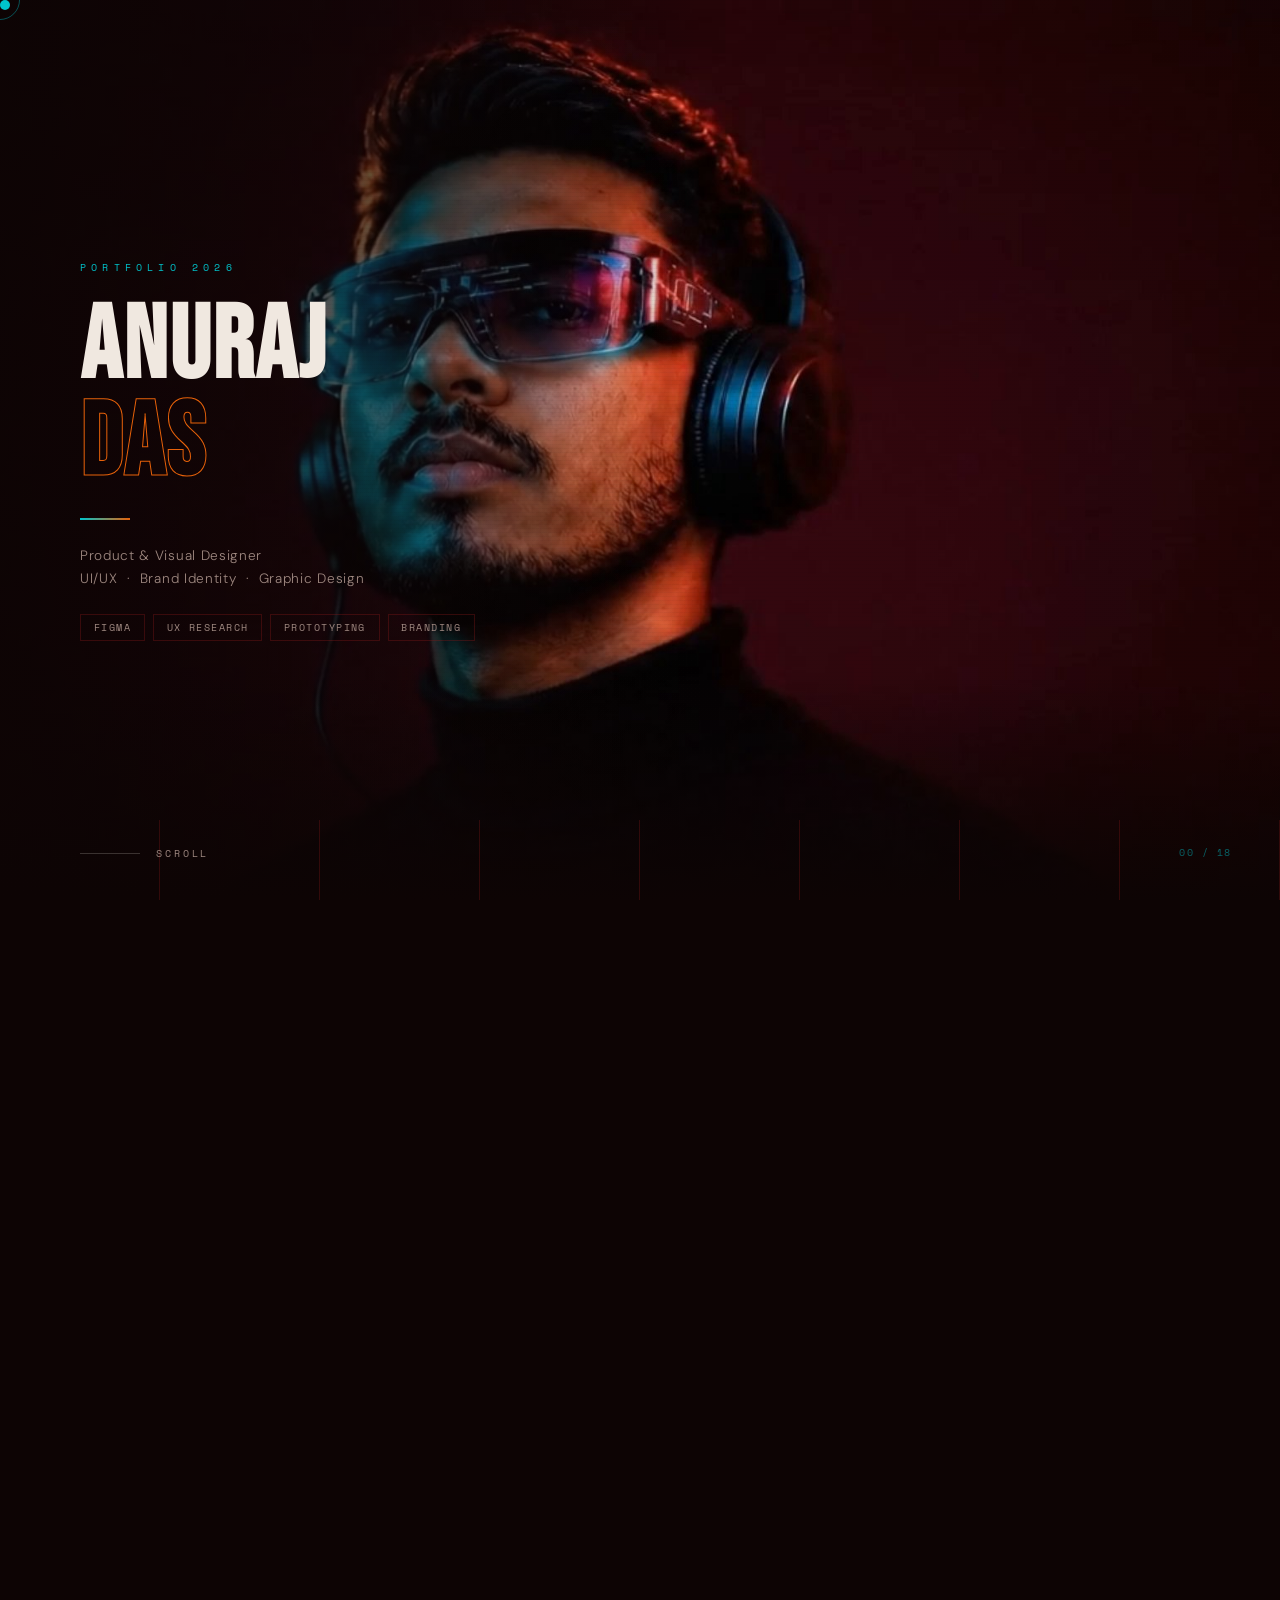
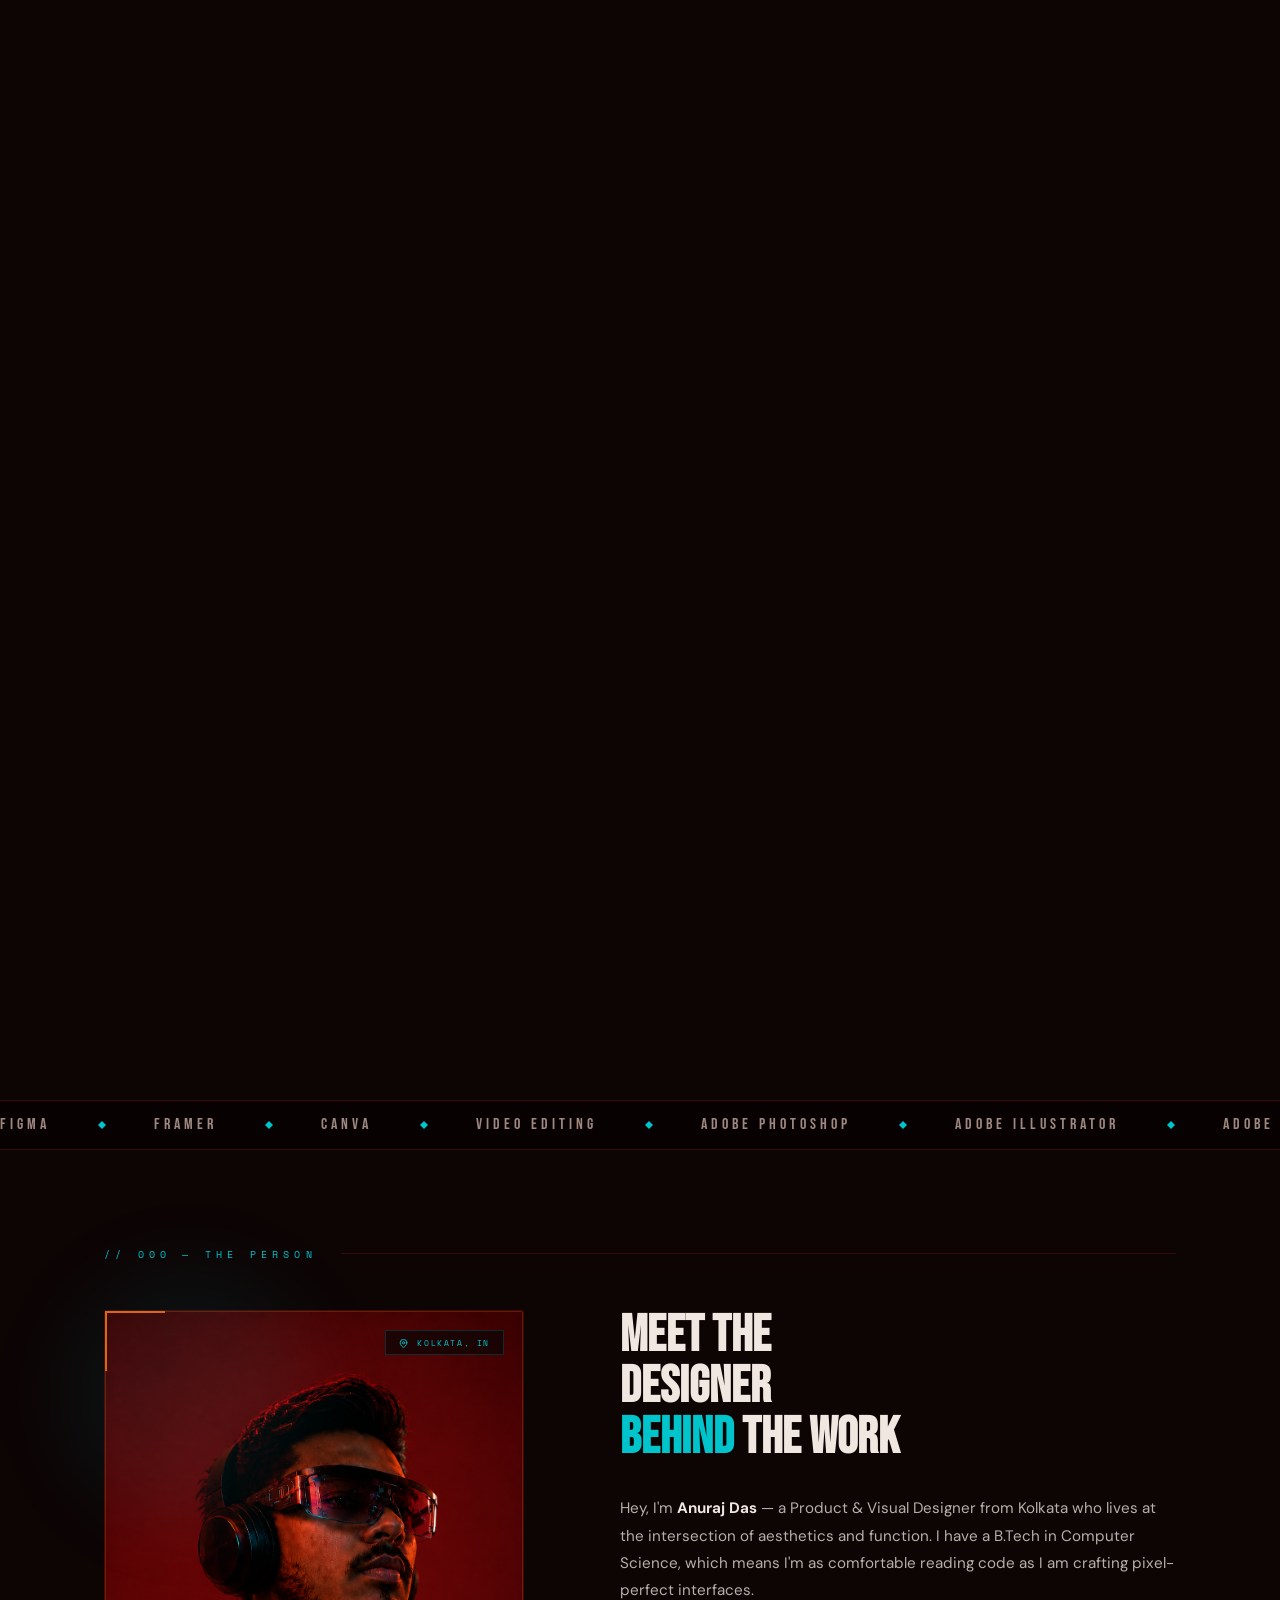
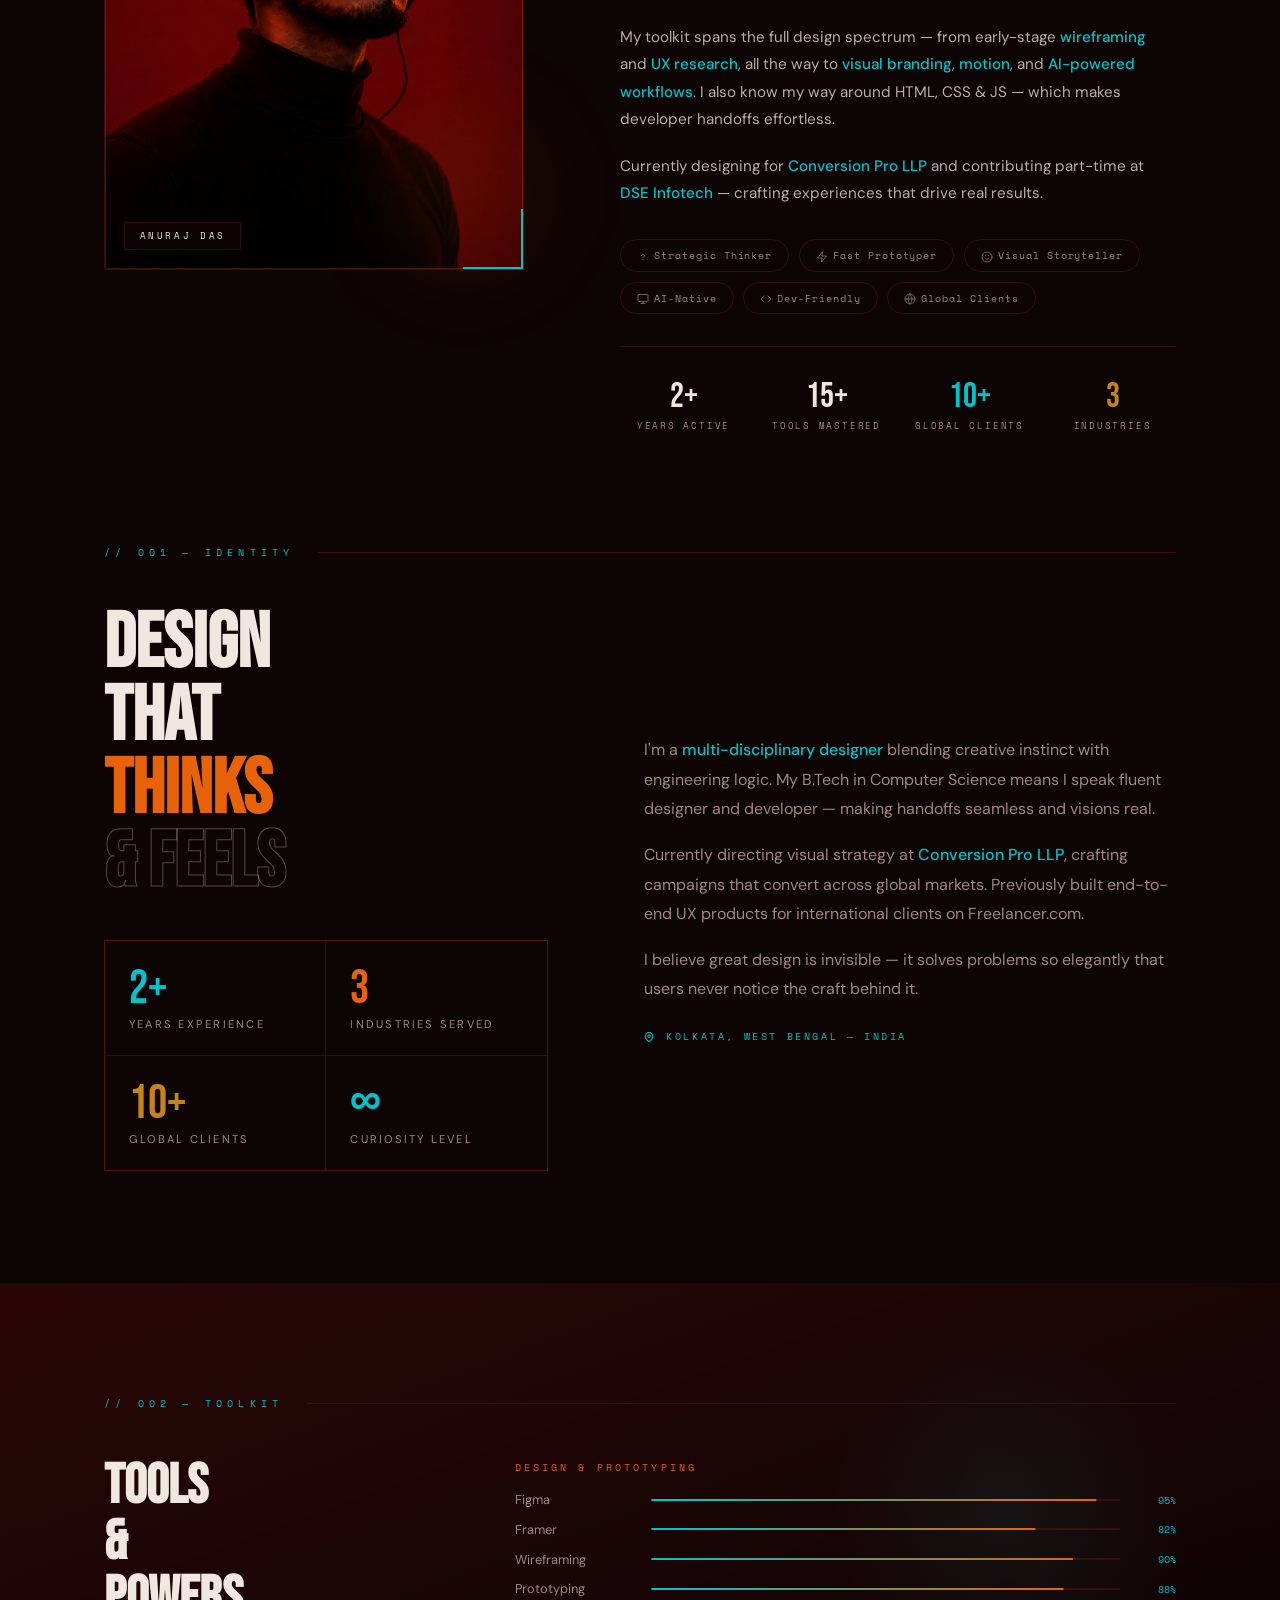
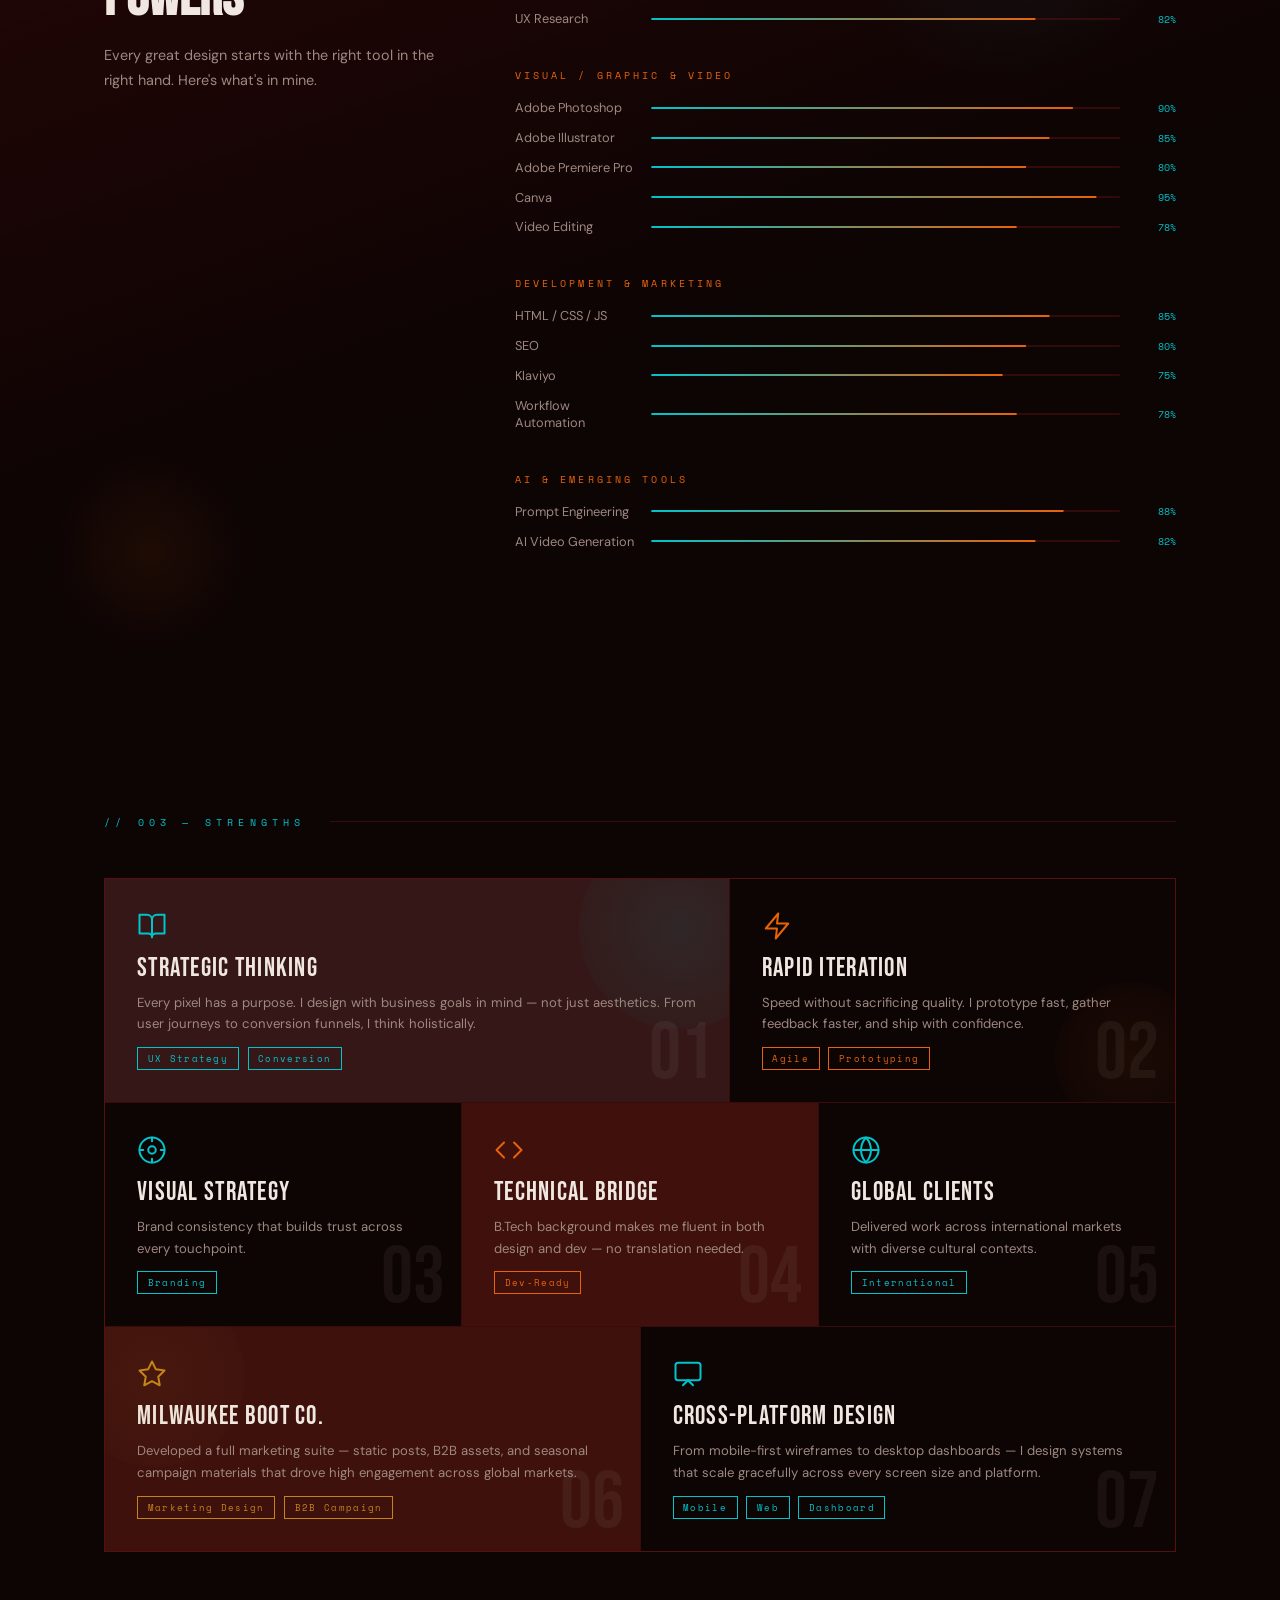
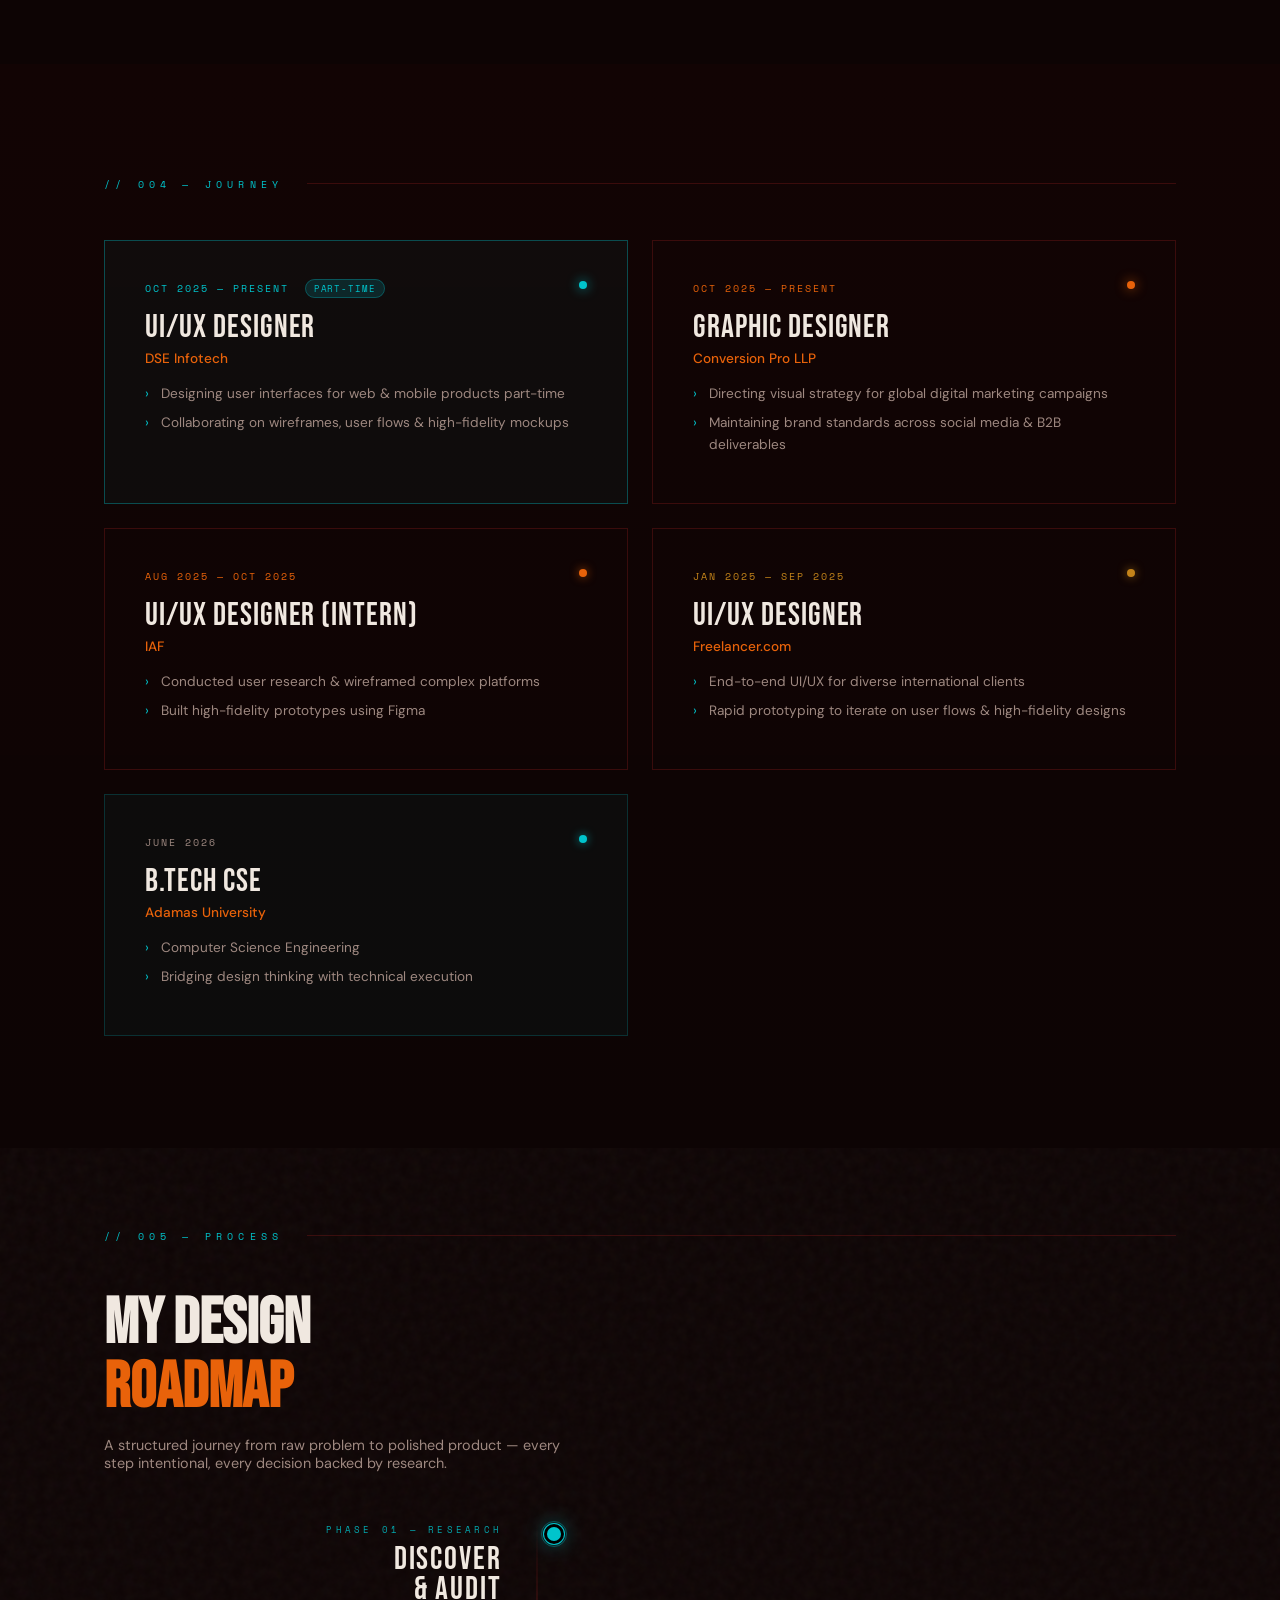
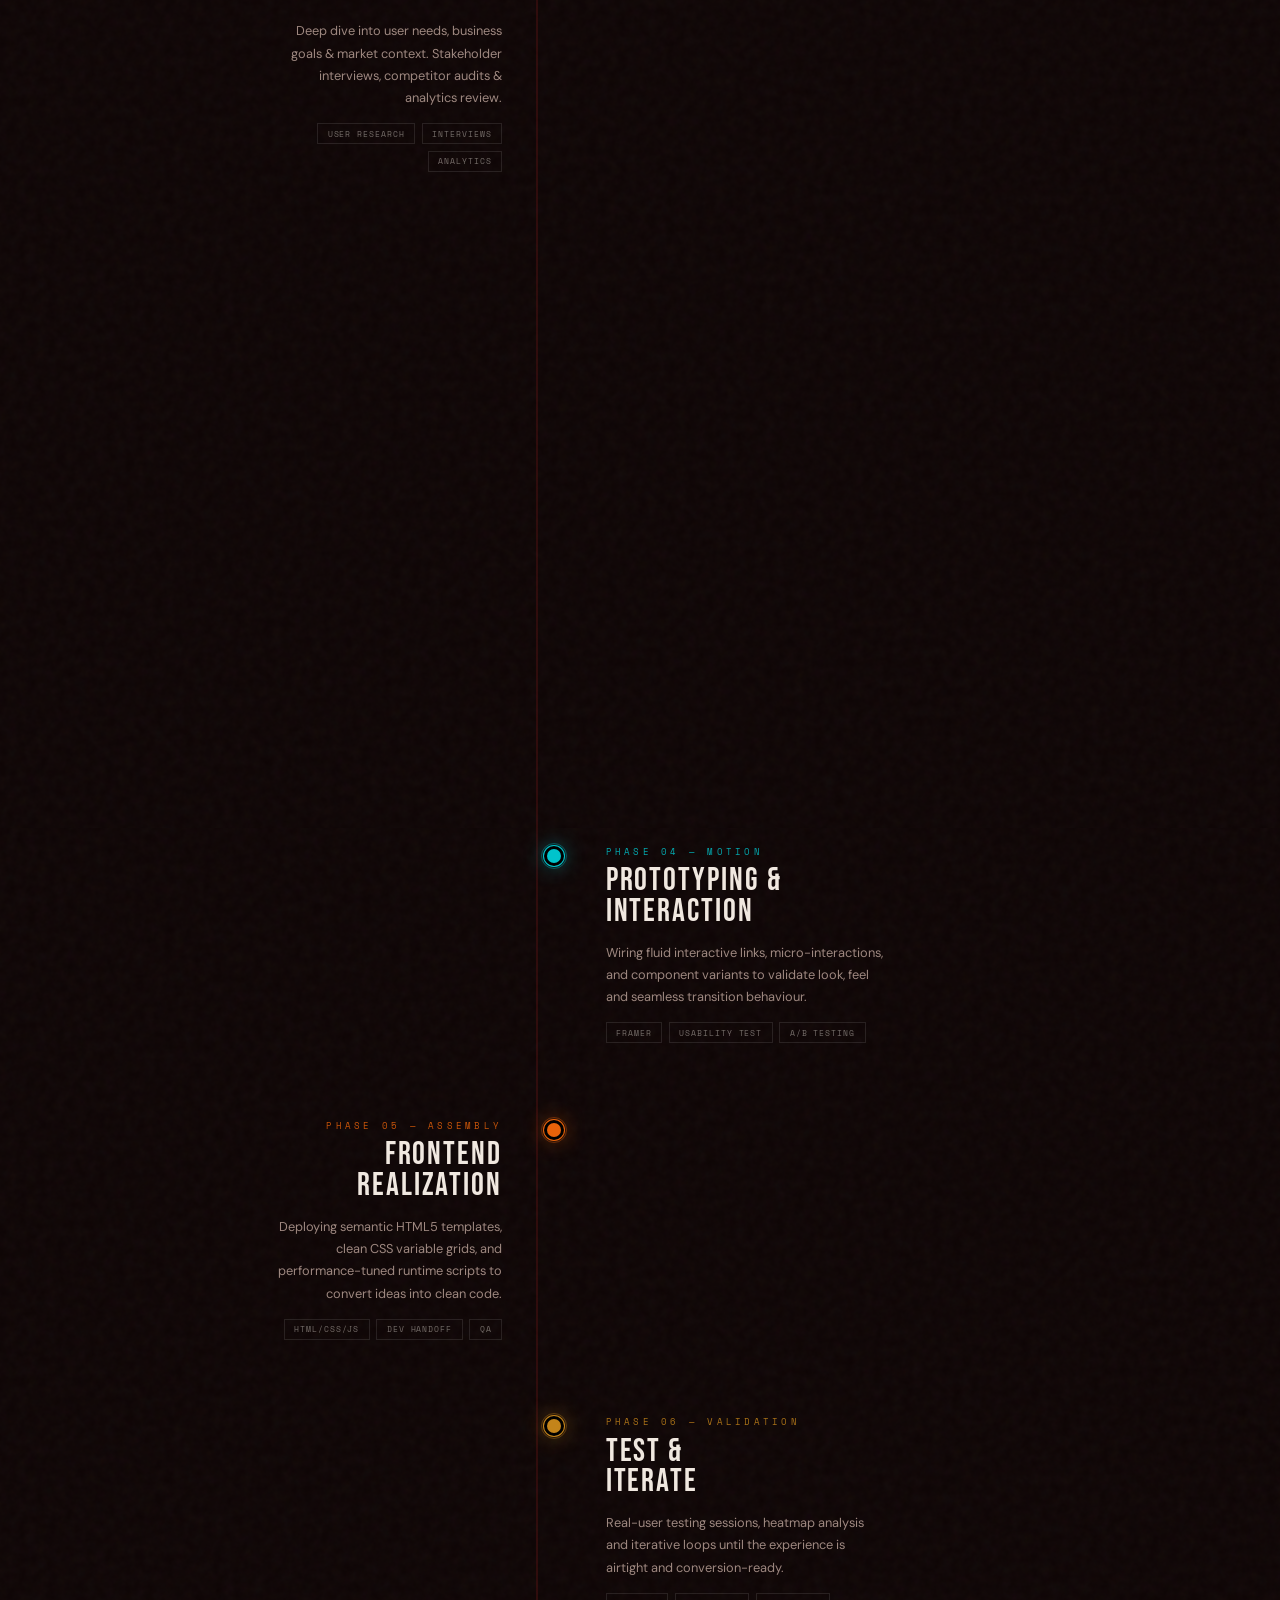
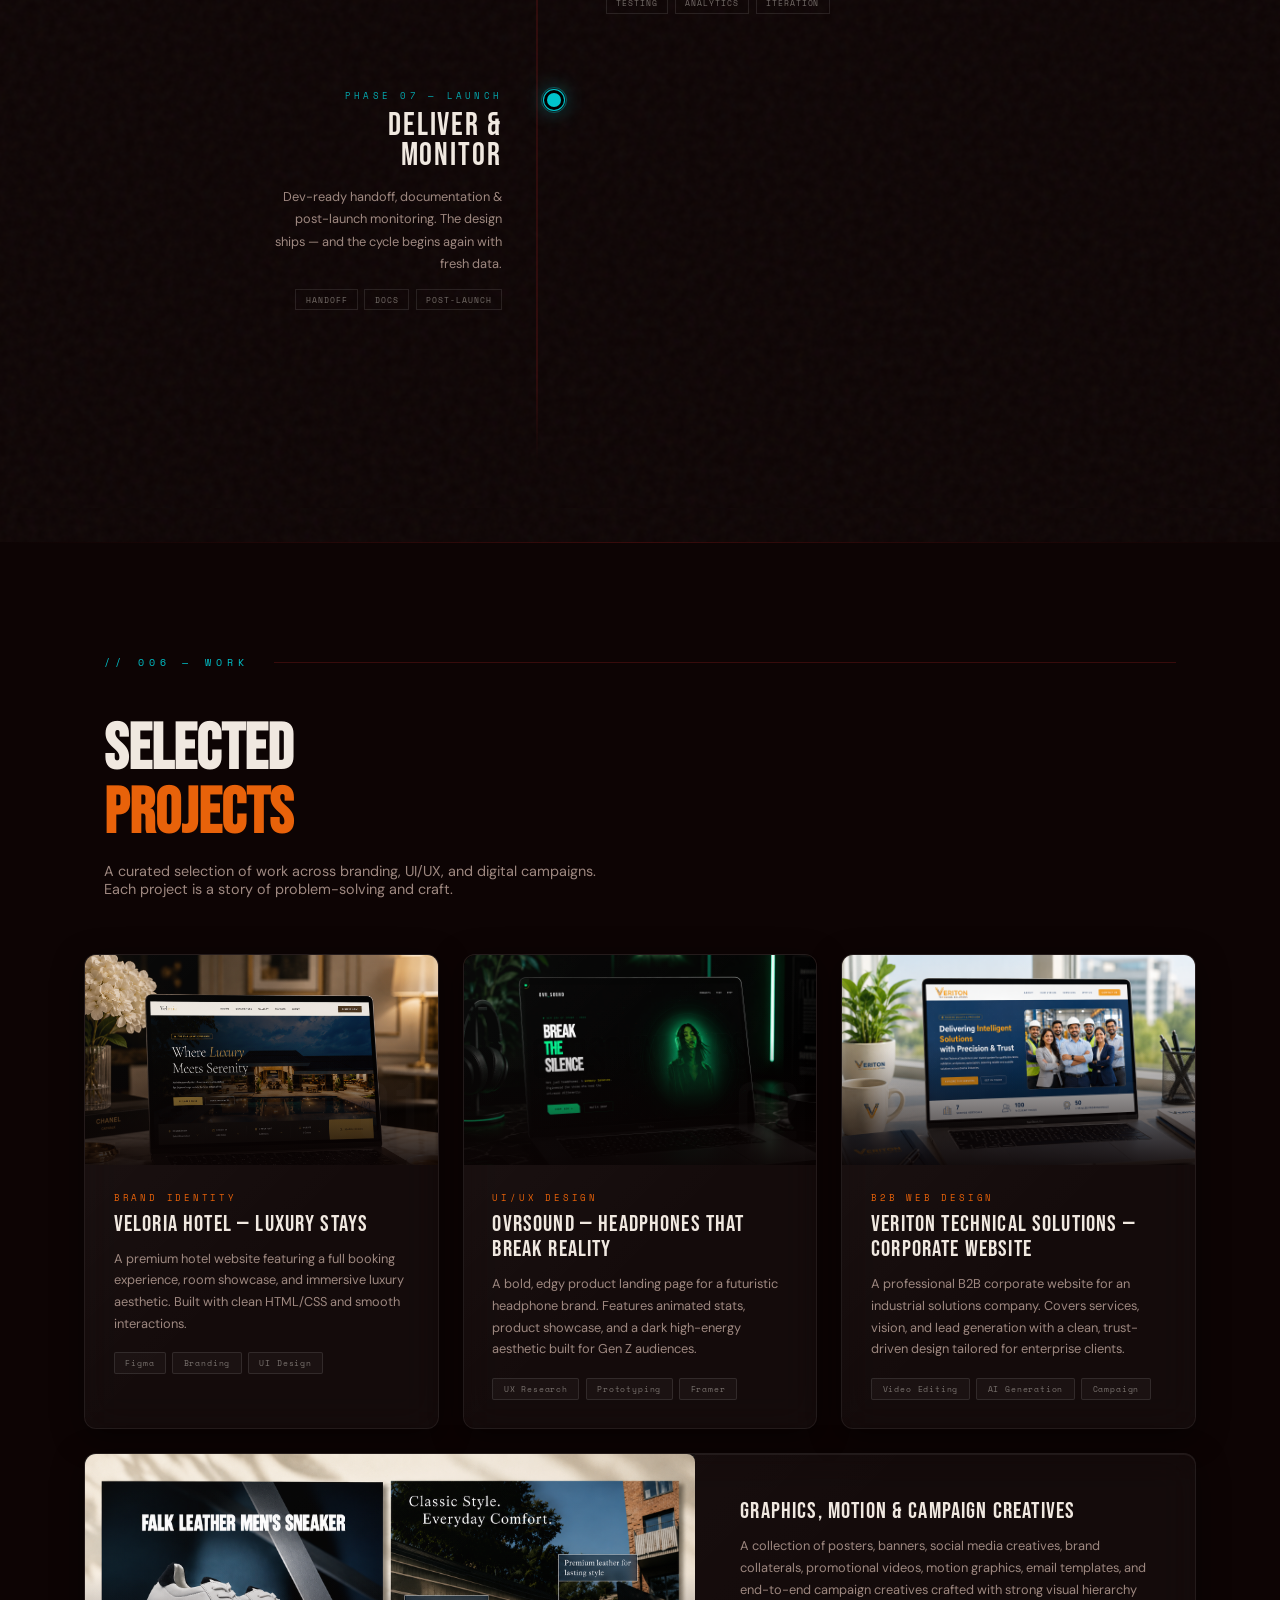
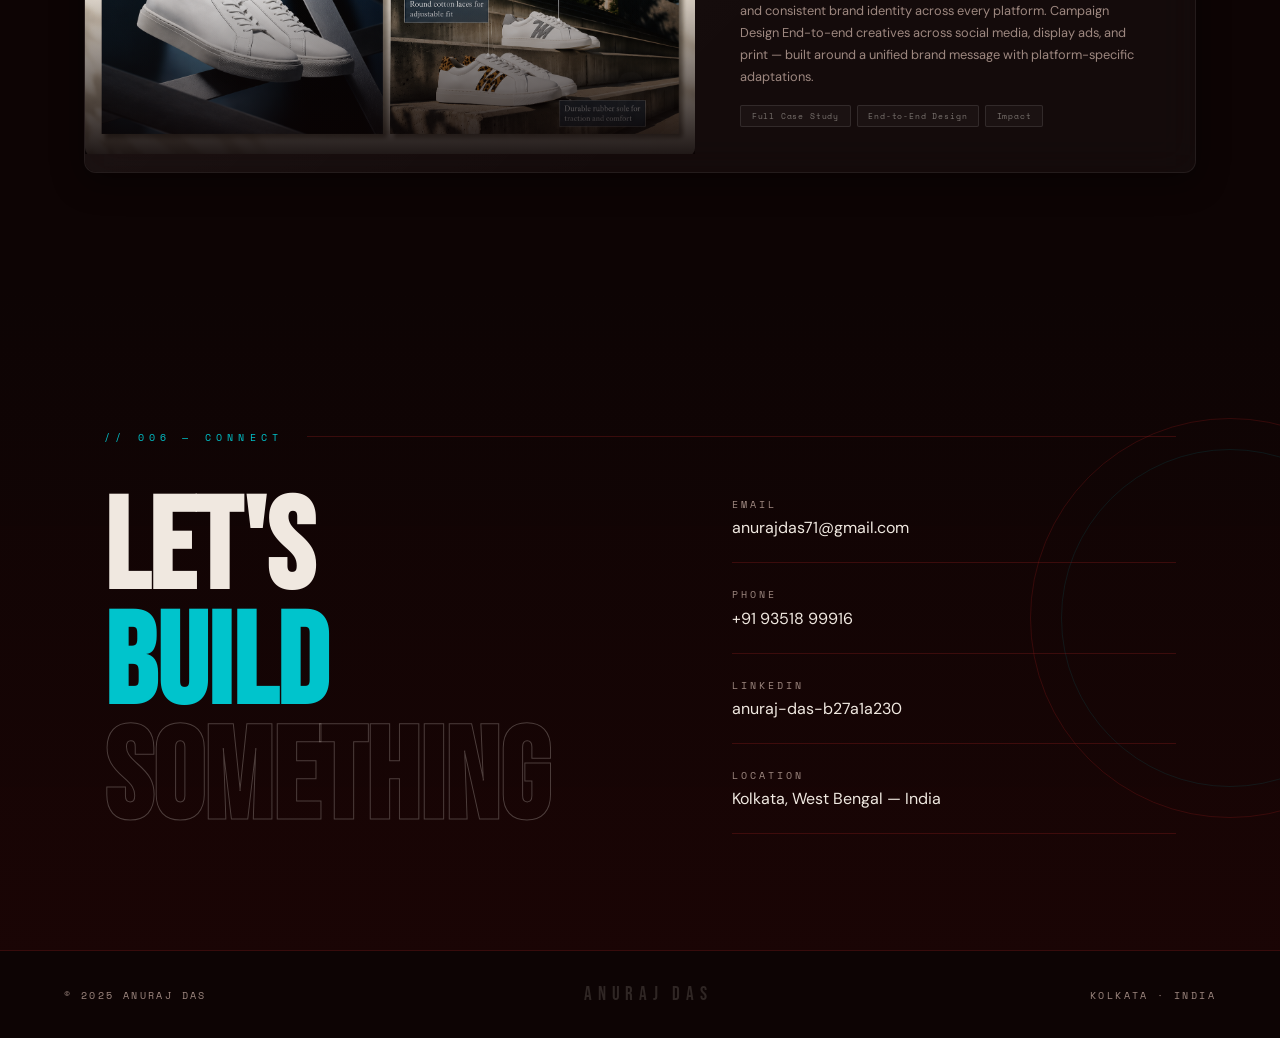
<file: index.html.html>
<!DOCTYPE html>
<html lang="en">
<head>
<meta charset="UTF-8">
<meta name="viewport" content="width=device-width, initial-scale=1.0">
<title>Anuraj Das — Designer</title>
<link href="https://fonts.googleapis.com/css2?family=Bebas+Neue&family=DM+Sans:wght@300;400;500&family=Space+Mono:wght@400;700&display=swap" rel="stylesheet">
<link rel="stylesheet" href="style.css">
</head>
<body>

<div class="cur" id="cur"></div>
<div class="cur-ring" id="curRing"></div>

<!-- ===== HERO ===== -->
<section id="hero">
  <div class="hero-sticky">
    <div class="hero-left-bg"></div>
    <canvas id="scrollCanvas"></canvas>
    <div class="canvas-fade"></div>
    <div class="scanlines"></div>
    <div class="hero-bot"></div>

    <!-- Animated bottom blocks -->
    <div class="hero-blocks">
      <div class="hblock" style="--i:0"></div>
      <div class="hblock" style="--i:1"></div>
      <div class="hblock" style="--i:2"></div>
      <div class="hblock" style="--i:3"></div>
      <div class="hblock" style="--i:4"></div>
      <div class="hblock" style="--i:5"></div>
      <div class="hblock" style="--i:6"></div>
      <div class="hblock" style="--i:7"></div>
    </div>

    <div class="hero-text">
      <p class="hero-eyebrow">Portfolio 2026</p>
      <h1 class="hero-name">
        ANURAJ<br>
        <span class="stroke">DAS</span>
      </h1>
      <div class="hero-divider"></div>
      <p class="hero-sub">Product &amp; Visual Designer<br>UI/UX &nbsp;·&nbsp; Brand Identity &nbsp;·&nbsp; Graphic Design</p>
      <div class="hero-tags">
        <span class="htag">Figma</span>
        <span class="htag">UX Research</span>
        <span class="htag">Prototyping</span>
        <span class="htag">Branding</span>
      </div>
    </div>

    <div class="scroll-progress" id="scrollProgress">
      <div class="bar" id="progressBar"></div>
      <span class="label" id="progressLabel">SCROLL</span>
    </div>
    <div class="frame-counter" id="frameCounter">00 / 18</div>
  </div>
</section>

<!-- ===== MARQUEE ===== -->
<div class="marquee-section">
  <div class="mq-track">
    <span>Figma</span><span class="dot"><svg width="8" height="8" viewBox="0 0 10 10" fill="currentColor"><polygon points="5,0 10,5 5,10 0,5"/></svg></span>
    <span>Framer</span><span class="dot"><svg width="8" height="8" viewBox="0 0 10 10" fill="currentColor"><polygon points="5,0 10,5 5,10 0,5"/></svg></span>
    <span>Canva</span><span class="dot"><svg width="8" height="8" viewBox="0 0 10 10" fill="currentColor"><polygon points="5,0 10,5 5,10 0,5"/></svg></span>
    <span>Video Editing</span><span class="dot"><svg width="8" height="8" viewBox="0 0 10 10" fill="currentColor"><polygon points="5,0 10,5 5,10 0,5"/></svg></span>
    <span>Adobe Photoshop</span><span class="dot"><svg width="8" height="8" viewBox="0 0 10 10" fill="currentColor"><polygon points="5,0 10,5 5,10 0,5"/></svg></span>
    <span>Adobe Illustrator</span><span class="dot"><svg width="8" height="8" viewBox="0 0 10 10" fill="currentColor"><polygon points="5,0 10,5 5,10 0,5"/></svg></span>
    <span>Adobe Premiere Pro</span><span class="dot"><svg width="8" height="8" viewBox="0 0 10 10" fill="currentColor"><polygon points="5,0 10,5 5,10 0,5"/></svg></span>
    <span>Klaviyo</span><span class="dot"><svg width="8" height="8" viewBox="0 0 10 10" fill="currentColor"><polygon points="5,0 10,5 5,10 0,5"/></svg></span>
    <span>HTML / CSS / JS</span><span class="dot"><svg width="8" height="8" viewBox="0 0 10 10" fill="currentColor"><polygon points="5,0 10,5 5,10 0,5"/></svg></span>
    <span>AI Video Generation</span><span class="dot"><svg width="8" height="8" viewBox="0 0 10 10" fill="currentColor"><polygon points="5,0 10,5 5,10 0,5"/></svg></span>
    <span>Prompt Engineering</span><span class="dot"><svg width="8" height="8" viewBox="0 0 10 10" fill="currentColor"><polygon points="5,0 10,5 5,10 0,5"/></svg></span>
    <span>Wireframing</span><span class="dot"><svg width="8" height="8" viewBox="0 0 10 10" fill="currentColor"><polygon points="5,0 10,5 5,10 0,5"/></svg></span>
    <span>Workflow Automation</span><span class="dot"><svg width="8" height="8" viewBox="0 0 10 10" fill="currentColor"><polygon points="5,0 10,5 5,10 0,5"/></svg></span>
    <span>Prototyping</span><span class="dot"><svg width="8" height="8" viewBox="0 0 10 10" fill="currentColor"><polygon points="5,0 10,5 5,10 0,5"/></svg></span>
    <span>SEO</span><span class="dot"><svg width="8" height="8" viewBox="0 0 10 10" fill="currentColor"><polygon points="5,0 10,5 5,10 0,5"/></svg></span>
    <span>UX Research</span><span class="dot"><svg width="8" height="8" viewBox="0 0 10 10" fill="currentColor"><polygon points="5,0 10,5 5,10 0,5"/></svg></span>
    <span>Brand Identity</span><span class="dot"><svg width="8" height="8" viewBox="0 0 10 10" fill="currentColor"><polygon points="5,0 10,5 5,10 0,5"/></svg></span>
    <!-- duplicate for seamless loop -->
    <span>Figma</span><span class="dot"><svg width="8" height="8" viewBox="0 0 10 10" fill="currentColor"><polygon points="5,0 10,5 5,10 0,5"/></svg></span>
    <span>Framer</span><span class="dot"><svg width="8" height="8" viewBox="0 0 10 10" fill="currentColor"><polygon points="5,0 10,5 5,10 0,5"/></svg></span>
    <span>Canva</span><span class="dot"><svg width="8" height="8" viewBox="0 0 10 10" fill="currentColor"><polygon points="5,0 10,5 5,10 0,5"/></svg></span>
    <span>Video Editing</span><span class="dot"><svg width="8" height="8" viewBox="0 0 10 10" fill="currentColor"><polygon points="5,0 10,5 5,10 0,5"/></svg></span>
    <span>Adobe Photoshop</span><span class="dot"><svg width="8" height="8" viewBox="0 0 10 10" fill="currentColor"><polygon points="5,0 10,5 5,10 0,5"/></svg></span>
    <span>Adobe Illustrator</span><span class="dot"><svg width="8" height="8" viewBox="0 0 10 10" fill="currentColor"><polygon points="5,0 10,5 5,10 0,5"/></svg></span>
    <span>Adobe Premiere Pro</span><span class="dot"><svg width="8" height="8" viewBox="0 0 10 10" fill="currentColor"><polygon points="5,0 10,5 5,10 0,5"/></svg></span>
    <span>Klaviyo</span><span class="dot"><svg width="8" height="8" viewBox="0 0 10 10" fill="currentColor"><polygon points="5,0 10,5 5,10 0,5"/></svg></span>
    <span>HTML / CSS / JS</span><span class="dot"><svg width="8" height="8" viewBox="0 0 10 10" fill="currentColor"><polygon points="5,0 10,5 5,10 0,5"/></svg></span>
    <span>AI Video Generation</span><span class="dot"><svg width="8" height="8" viewBox="0 0 10 10" fill="currentColor"><polygon points="5,0 10,5 5,10 0,5"/></svg></span>
    <span>Prompt Engineering</span><span class="dot"><svg width="8" height="8" viewBox="0 0 10 10" fill="currentColor"><polygon points="5,0 10,5 5,10 0,5"/></svg></span>
    <span>Wireframing</span><span class="dot"><svg width="8" height="8" viewBox="0 0 10 10" fill="currentColor"><polygon points="5,0 10,5 5,10 0,5"/></svg></span>
    <span>Workflow Automation</span><span class="dot"><svg width="8" height="8" viewBox="0 0 10 10" fill="currentColor"><polygon points="5,0 10,5 5,10 0,5"/></svg></span>
    <span>Prototyping</span><span class="dot"><svg width="8" height="8" viewBox="0 0 10 10" fill="currentColor"><polygon points="5,0 10,5 5,10 0,5"/></svg></span>
    <span>SEO</span><span class="dot"><svg width="8" height="8" viewBox="0 0 10 10" fill="currentColor"><polygon points="5,0 10,5 5,10 0,5"/></svg></span>
    <span>UX Research</span><span class="dot"><svg width="8" height="8" viewBox="0 0 10 10" fill="currentColor"><polygon points="5,0 10,5 5,10 0,5"/></svg></span>
    <span>Brand Identity</span><span class="dot"><svg width="8" height="8" viewBox="0 0 10 10" fill="currentColor"><polygon points="5,0 10,5 5,10 0,5"/></svg></span>
  </div>
</div>


<!-- ===== ABOUT ME WITH PHOTO ===== -->
<section id="about-me" class="content" style="padding-top:6rem">
  <div class="container">
    <p class="s-label reveal">// 000 — The Person</p>
  </div>
  <div class="aboutme-wrap">
    <!-- LEFT: Photo -->
    <div class="am-photo-col reveal">
      <div class="am-photo-frame" id="amPhotoFrame">
        <div class="am-photo-placeholder" id="amPhotoPlaceholder">
          <!-- <div class="am-upload-icon">📸</div>
          <p class="am-upload-text">Your photo goes here</p>
          <p class="am-upload-sub">Upload via code — replace <code>src</code> in <code>#amImg</code></p> -->
          <img src="Me 3.png" alt="Placeholder" style="width:100%;height:100%;object-fit:cover;object-position:top center;border-radius:2px">
        </div>
        <img id="amImg" src="Me 3.png" alt="Anuraj Das" style="display:none;width:100%;height:100%;object-fit:cover;object-position:top center;border-radius:2px">
        <div class="am-photo-border"></div>
        <div class="am-photo-tag">ANURAJ DAS</div>
        <div class="am-photo-loc"><svg width="9" height="9" viewBox="0 0 24 24" fill="none" stroke="currentColor" stroke-width="2.5" stroke-linecap="round" stroke-linejoin="round" style="display:inline-block;vertical-align:middle;margin-right:3px"><path d="M21 10c0 7-9 13-9 13s-9-6-9-13a9 9 0 0118 0z"/><circle cx="12" cy="10" r="3"/></svg> KOLKATA, IN</div>
      </div>
      <!-- Decorative blobs -->
      <div class="am-blob am-blob-1"></div>
      <div class="am-blob am-blob-2"></div>
    </div>
    <!-- RIGHT: Content -->
    <div class="am-content-col">
      <div class="reveal">
        <h2 class="am-heading">MEET THE<br><span class="o">DESIGNER</span><br><span style="color:var(--teal)">BEHIND</span> THE WORK</h2>
      </div>
      <div class="reveal" style="transition-delay:.15s">
        <p class="am-body">Hey, I'm <strong>Anuraj Das</strong> — a Product &amp; Visual Designer from Kolkata who lives at the intersection of aesthetics and function. I have a B.Tech in Computer Science, which means I'm as comfortable reading code as I am crafting pixel-perfect interfaces.</p>
        <p class="am-body">My toolkit spans the full design spectrum — from early-stage <span class="highlight">wireframing</span> and <span class="highlight">UX research</span>, all the way to <span class="highlight">visual branding</span>, <span class="highlight">motion</span>, and <span class="highlight">AI-powered workflows</span>. I also know my way around HTML, CSS &amp; JS — which makes developer handoffs effortless.</p>
        <p class="am-body">Currently designing for <span class="highlight">Conversion Pro LLP</span> and contributing part-time at <span class="highlight">DSE Infotech</span> — crafting experiences that drive real results.</p>
      </div>
      <!-- Trait pills -->
      <div class="am-pills reveal" style="transition-delay:.25s">
        <span class="am-pill"><svg width="12" height="12" viewBox="0 0 24 24" fill="none" stroke="currentColor" stroke-width="2" stroke-linecap="round" stroke-linejoin="round" style="display:inline-block;vertical-align:middle;margin-right:5px;opacity:.7"><path d="M9.09 9a3 3 0 015.83 1c0 2-3 3-3 3M12 17h.01"/></svg>Strategic Thinker</span>
        <span class="am-pill"><svg width="12" height="12" viewBox="0 0 24 24" fill="none" stroke="currentColor" stroke-width="2" stroke-linecap="round" stroke-linejoin="round" style="display:inline-block;vertical-align:middle;margin-right:5px;opacity:.7"><polygon points="13 2 3 14 12 14 11 22 21 10 12 10 13 2"/></svg>Fast Prototyper</span>
        <span class="am-pill"><svg width="12" height="12" viewBox="0 0 24 24" fill="none" stroke="currentColor" stroke-width="2" stroke-linecap="round" stroke-linejoin="round" style="display:inline-block;vertical-align:middle;margin-right:5px;opacity:.7"><circle cx="12" cy="12" r="10"/><path d="M8 14s1.5 2 4 2 4-2 4-2M9 9h.01M15 9h.01"/></svg>Visual Storyteller</span>
        <span class="am-pill"><svg width="12" height="12" viewBox="0 0 24 24" fill="none" stroke="currentColor" stroke-width="2" stroke-linecap="round" stroke-linejoin="round" style="display:inline-block;vertical-align:middle;margin-right:5px;opacity:.7"><rect x="2" y="3" width="20" height="14" rx="2"/><path d="M8 21h8M12 17v4"/></svg>AI-Native</span>
        <span class="am-pill"><svg width="12" height="12" viewBox="0 0 24 24" fill="none" stroke="currentColor" stroke-width="2" stroke-linecap="round" stroke-linejoin="round" style="display:inline-block;vertical-align:middle;margin-right:5px;opacity:.7"><polyline points="16 18 22 12 16 6"/><polyline points="8 6 2 12 8 18"/></svg>Dev-Friendly</span>
        <span class="am-pill"><svg width="12" height="12" viewBox="0 0 24 24" fill="none" stroke="currentColor" stroke-width="2" stroke-linecap="round" stroke-linejoin="round" style="display:inline-block;vertical-align:middle;margin-right:5px;opacity:.7"><circle cx="12" cy="12" r="10"/><line x1="2" y1="12" x2="22" y2="12"/><path d="M12 2a15.3 15.3 0 014 10 15.3 15.3 0 01-4 10 15.3 15.3 0 01-4-10 15.3 15.3 0 014-10z"/></svg>Global Clients</span>
      </div>
      <!-- Mini stats -->
      <div class="am-stats reveal" style="transition-delay:.35s">
        <div class="am-stat"><div class="am-sn">2+</div><div class="am-sl">Years Active</div></div>
        <div class="am-stat"><div class="am-sn o">15+</div><div class="am-sl">Tools Mastered</div></div>
        <div class="am-stat"><div class="am-sn" style="color:var(--teal)">10+</div><div class="am-sl">Global Clients</div></div>
        <div class="am-stat"><div class="am-sn" style="color:var(--amber)">3</div><div class="am-sl">Industries</div></div>
      </div>
    </div>
  </div>
</section>

<!-- ===== ABOUT ===== -->
<section id="about" class="content">
  <div class="container">
    <p class="s-label reveal">// 001 — Identity</p>
    <div class="about-layout">
      <div class="reveal">
        <h2 class="about-big">DESIGN<br>THAT<br><span class="o">THINKS</span><br><span class="t">& FEELS</span></h2>
        <div class="stats-grid">
          <div class="stat-box"><div class="stat-n">2+</div><div class="stat-l">Years Experience</div></div>
          <div class="stat-box"><div class="stat-n o">3</div><div class="stat-l">Industries Served</div></div>
          <div class="stat-box"><div class="stat-n a">10+</div><div class="stat-l">Global Clients</div></div>
          <div class="stat-box"><div class="stat-n">∞</div><div class="stat-l">Curiosity Level</div></div>
        </div>
      </div>
      <div class="reveal" style="transition-delay:.2s">
        <p class="about-body">I'm a <span class="highlight">multi-disciplinary designer</span> blending creative instinct with engineering logic. My B.Tech in Computer Science means I speak fluent designer and developer — making handoffs seamless and visions real.</p>
        <p class="about-body">Currently directing visual strategy at <span class="highlight">Conversion Pro LLP</span>, crafting campaigns that convert across global markets. Previously built end-to-end UX products for international clients on Freelancer.com.</p>
        <p class="about-body">I believe great design is invisible — it solves problems so elegantly that users never notice the craft behind it.</p>
        <p style="margin-top:1.5rem;font-family:'Space Mono',monospace;font-size:.65rem;letter-spacing:.25em;color:var(--teal)"><svg width="10" height="10" viewBox="0 0 24 24" fill="none" stroke="currentColor" stroke-width="2.5" stroke-linecap="round" stroke-linejoin="round" style="display:inline-block;vertical-align:middle;margin-right:4px"><path d="M21 10c0 7-9 13-9 13s-9-6-9-13a9 9 0 0118 0z"/><circle cx="12" cy="10" r="3"/></svg> KOLKATA, WEST BENGAL — INDIA</p>
      </div>
    </div>
  </div>
</section>

<!-- ===== SKILLS ===== -->
<section id="skills" class="content">
  <div style="position:absolute;top:50px;right:100px;width:350px;height:350px;border-radius:50%;background:radial-gradient(circle,rgba(0,196,204,.08),transparent 70%);pointer-events:none"></div>
  <div style="position:absolute;bottom:50px;left:50px;width:200px;height:200px;border-radius:50%;background:radial-gradient(circle,rgba(232,98,10,.08),transparent 70%);pointer-events:none"></div>
  <div class="container">
    <p class="s-label reveal">// 002 — Toolkit</p>
    <div class="skills-layout">
      <div class="reveal">
        <h2 class="skills-intro" style="font-family:'Bebas Neue',sans-serif;font-size:3.5rem;line-height:1;color:var(--text)">TOOLS<br>&amp;<br>POWERS</h2>
        <p style="font-size:.9rem;line-height:1.7;color:var(--muted);margin-top:1rem">Every great design starts with the right tool in the right hand. Here's what's in mine.</p>
      </div>
      <div class="reveal" style="transition-delay:.15s">
        <div class="skill-group">
          <div class="sg-title">Design & Prototyping</div>
          <div class="sg-bars">
            <div class="sg-bar-item"><span class="sg-name">Figma</span><div class="sg-track"><div class="sg-fill" style="--w:.95"></div></div><span class="sg-pct">95%</span></div>
            <div class="sg-bar-item"><span class="sg-name">Framer</span><div class="sg-track"><div class="sg-fill" style="--w:.82"></div></div><span class="sg-pct">82%</span></div>
            <div class="sg-bar-item"><span class="sg-name">Wireframing</span><div class="sg-track"><div class="sg-fill" style="--w:.90"></div></div><span class="sg-pct">90%</span></div>
            <div class="sg-bar-item"><span class="sg-name">Prototyping</span><div class="sg-track"><div class="sg-fill" style="--w:.88"></div></div><span class="sg-pct">88%</span></div>
            <div class="sg-bar-item"><span class="sg-name">UX Research</span><div class="sg-track"><div class="sg-fill" style="--w:.82"></div></div><span class="sg-pct">82%</span></div>
          </div>
        </div>
        <div class="skill-group">
          <div class="sg-title">Visual / Graphic & Video</div>
          <div class="sg-bars">
            <div class="sg-bar-item"><span class="sg-name">Adobe Photoshop</span><div class="sg-track"><div class="sg-fill" style="--w:.90"></div></div><span class="sg-pct">90%</span></div>
            <div class="sg-bar-item"><span class="sg-name">Adobe Illustrator</span><div class="sg-track"><div class="sg-fill" style="--w:.85"></div></div><span class="sg-pct">85%</span></div>
            <div class="sg-bar-item"><span class="sg-name">Adobe Premiere Pro</span><div class="sg-track"><div class="sg-fill" style="--w:.80"></div></div><span class="sg-pct">80%</span></div>
            <div class="sg-bar-item"><span class="sg-name">Canva</span><div class="sg-track"><div class="sg-fill" style="--w:.95"></div></div><span class="sg-pct">95%</span></div>
            <div class="sg-bar-item"><span class="sg-name">Video Editing</span><div class="sg-track"><div class="sg-fill" style="--w:.78"></div></div><span class="sg-pct">78%</span></div>
          </div>
        </div>
        <div class="skill-group">
          <div class="sg-title">Development & Marketing</div>
          <div class="sg-bars">
            <div class="sg-bar-item"><span class="sg-name">HTML / CSS / JS</span><div class="sg-track"><div class="sg-fill" style="--w:.85"></div></div><span class="sg-pct">85%</span></div>
            <div class="sg-bar-item"><span class="sg-name">SEO</span><div class="sg-track"><div class="sg-fill" style="--w:.80"></div></div><span class="sg-pct">80%</span></div>
            <div class="sg-bar-item"><span class="sg-name">Klaviyo</span><div class="sg-track"><div class="sg-fill" style="--w:.75"></div></div><span class="sg-pct">75%</span></div>
            <div class="sg-bar-item"><span class="sg-name">Workflow Automation</span><div class="sg-track"><div class="sg-fill" style="--w:.78"></div></div><span class="sg-pct">78%</span></div>
          </div>
        </div>
        <div class="skill-group">
          <div class="sg-title">AI & Emerging Tools</div>
          <div class="sg-bars">
            <div class="sg-bar-item"><span class="sg-name">Prompt Engineering</span><div class="sg-track"><div class="sg-fill" style="--w:.88"></div></div><span class="sg-pct">88%</span></div>
            <div class="sg-bar-item"><span class="sg-name">AI Video Generation</span><div class="sg-track"><div class="sg-fill" style="--w:.82"></div></div><span class="sg-pct">82%</span></div>
          </div>
        </div>
      </div>
    </div>
  </div>
</section>

<!-- ===== BENTO GRID ===== -->
<section id="bento" class="content">
  <div class="container">
    <p class="s-label reveal">// 003 — Strengths</p>
  </div>
  <div style="max-width:1200px;margin:0 auto;padding:0 4rem">
    <div class="bento-grid reveal">

      <div class="bcard bc-wide" style="background:rgba(0,196,204,.06)">
        <div class="bc-blob" style="width:200px;height:200px;background:radial-gradient(circle,rgba(0,196,204,.15),transparent);top:-50px;right:-50px;animation-delay:0s"></div>
        <div class="bc-icon"><svg stroke="var(--teal)" viewBox="0 0 24 24"><path d="M2 3h6a4 4 0 014 4v14a3 3 0 00-3-3H2z"/><path d="M22 3h-6a4 4 0 00-4 4v14a3 3 0 013-3h7z"/></svg></div>
        <div class="bc-title">Strategic Thinking</div>
        <div class="bc-body">Every pixel has a purpose. I design with business goals in mind — not just aesthetics. From user journeys to conversion funnels, I think holistically.</div>
        <span class="bc-tag">UX Strategy</span>
        <span class="bc-tag">Conversion</span>
        <div class="bc-num">01</div>
      </div>

      <div class="bcard bc-mid">
        <div class="bc-blob" style="width:150px;height:150px;background:radial-gradient(circle,rgba(232,98,10,.12),transparent);bottom:-30px;right:-30px;animation-delay:1s"></div>
        <div class="bc-icon"><svg stroke="var(--orange)" viewBox="0 0 24 24"><polygon points="13 2 3 14 12 14 11 22 21 10 12 10 13 2"/></svg></div>
        <div class="bc-title">Rapid Iteration</div>
        <div class="bc-body">Speed without sacrificing quality. I prototype fast, gather feedback faster, and ship with confidence.</div>
        <span class="bc-tag o">Agile</span>
        <span class="bc-tag o">Prototyping</span>
        <div class="bc-num">02</div>
      </div>

      <div class="bcard bc-third">
        <div class="bc-icon"><svg stroke="var(--teal)" viewBox="0 0 24 24"><circle cx="12" cy="12" r="10"/><circle cx="12" cy="12" r="3"/><line x1="12" y1="2" x2="12" y2="5"/><line x1="12" y1="19" x2="12" y2="22"/><line x1="2" y1="12" x2="5" y2="12"/><line x1="19" y1="12" x2="22" y2="12"/></svg></div>
        <div class="bc-title">Visual Strategy</div>
        <div class="bc-body">Brand consistency that builds trust across every touchpoint.</div>
        <span class="bc-tag">Branding</span>
        <div class="bc-num">03</div>
      </div>

      <div class="bcard bc-third" style="background:rgba(232,98,10,.04)">
        <div class="bc-icon"><svg stroke="var(--orange)" viewBox="0 0 24 24"><polyline points="16 18 22 12 16 6"/><polyline points="8 6 2 12 8 18"/></svg></div>
        <div class="bc-title">Technical Bridge</div>
        <div class="bc-body">B.Tech background makes me fluent in both design and dev — no translation needed.</div>
        <span class="bc-tag o">Dev-Ready</span>
        <div class="bc-num">04</div>
      </div>

      <div class="bcard bc-third">
        <div class="bc-icon"><svg stroke="var(--teal)" viewBox="0 0 24 24"><circle cx="12" cy="12" r="10"/><line x1="2" y1="12" x2="22" y2="12"/><path d="M12 2a15.3 15.3 0 014 10 15.3 15.3 0 01-4 10 15.3 15.3 0 01-4-10 15.3 15.3 0 014-10z"/></svg></div>
        <div class="bc-title">Global Clients</div>
        <div class="bc-body">Delivered work across international markets with diverse cultural contexts.</div>
        <span class="bc-tag">International</span>
        <div class="bc-num">05</div>
      </div>

      <div class="bcard bc-half" style="background:rgba(196,132,26,.04)">
        <div class="bc-blob" style="width:180px;height:180px;background:radial-gradient(circle,rgba(196,132,26,.1),transparent);top:-40px;left:-40px;animation-delay:2s"></div>
        <div class="bc-icon"><svg stroke="var(--amber)" viewBox="0 0 24 24"><polygon points="12 2 15.09 8.26 22 9.27 17 14.14 18.18 21.02 12 17.77 5.82 21.02 7 14.14 2 9.27 8.91 8.26 12 2"/></svg></div>
        <div class="bc-title">Milwaukee Boot Co.</div>
        <div class="bc-body">Developed a full marketing suite — static posts, B2B assets, and seasonal campaign materials that drove high engagement across global markets.</div>
        <span class="bc-tag" style="border-color:var(--amber);color:var(--amber)">Marketing Design</span>
        <span class="bc-tag" style="border-color:var(--amber);color:var(--amber)">B2B Campaign</span>
        <div class="bc-num">06</div>
      </div>

      <div class="bcard bc-half">
        <div class="bc-icon"><svg stroke="var(--teal)" viewBox="0 0 24 24"><rect x="2" y="3" width="20" height="14" rx="2"/><polyline points="8 21 12 17 16 21"/></svg></div>
        <div class="bc-title">Cross-platform Design</div>
        <div class="bc-body">From mobile-first wireframes to desktop dashboards — I design systems that scale gracefully across every screen size and platform.</div>
        <span class="bc-tag">Mobile</span>
        <span class="bc-tag">Web</span>
        <span class="bc-tag">Dashboard</span>
        <div class="bc-num">07</div>
      </div>

    </div>
  </div>
</section>

<!-- ===== EXPERIENCE ===== -->
<section id="experience" class="content">
  <div class="container">
    <p class="s-label reveal">// 004 — Journey</p>
    <div class="exp-grid">
      <div class="exp-card reveal" style="border-color:rgba(0,196,204,.35);background:rgba(0,196,204,.04)">
        <div class="exp-dot" style="background:var(--teal);box-shadow:0 0 12px rgba(0,196,204,.8);animation:dotPulse 1.8s ease-in-out infinite"></div>
        <div class="exp-period" style="color:var(--teal)">OCT 2025 — PRESENT &nbsp;<span style="font-size:.55rem;background:rgba(0,196,204,.15);border:1px solid rgba(0,196,204,.3);padding:2px 8px;border-radius:20px;letter-spacing:.1em">PART-TIME</span></div>
        <div class="exp-role">UI/UX Designer</div>
        <div class="exp-company">DSE Infotech</div>
        <div class="exp-li">Designing user interfaces for web &amp; mobile products part-time</div>
        <div class="exp-li">Collaborating on wireframes, user flows &amp; high-fidelity mockups</div>
      </div>
      <div class="exp-card reveal" style="transition-delay:.1s">
        <div class="exp-dot" style="background:var(--orange);box-shadow:0 0 12px rgba(232,98,10,.8);animation:dotPulse 1.8s ease-in-out infinite"></div>
        <div class="exp-period" style="color:var(--orange)">OCT 2025 — PRESENT</div>
        <div class="exp-role">Graphic Designer</div>
        <div class="exp-company">Conversion Pro LLP</div>
        <div class="exp-li">Directing visual strategy for global digital marketing campaigns</div>
        <div class="exp-li">Maintaining brand standards across social media &amp; B2B deliverables</div>
      </div>
      <div class="exp-card reveal" style="transition-delay:.2s">
        <div class="exp-dot" style="background:var(--orange);box-shadow:0 0 10px rgba(232,98,10,.7);"></div>
        <div class="exp-period" style="color:var(--orange)">AUG 2025 — OCT 2025</div>
        <div class="exp-role">UI/UX Designer (Intern)</div>
        <div class="exp-company">IAF</div>
        <div class="exp-li">Conducted user research &amp; wireframed complex platforms</div>
        <div class="exp-li">Built high-fidelity prototypes using Figma</div>
      </div>
      <div class="exp-card reveal" style="transition-delay:.3s">
        <div class="exp-dot" style="background:var(--amber);box-shadow:0 0 10px rgba(196,132,26,.7)"></div>
        <div class="exp-period" style="color:var(--amber)">JAN 2025 — SEP 2025</div>
        <div class="exp-role">UI/UX Designer</div>
        <div class="exp-company">Freelancer.com</div>
        <div class="exp-li">End-to-end UI/UX for diverse international clients</div>
        <div class="exp-li">Rapid prototyping to iterate on user flows &amp; high-fidelity designs</div>
      </div>
      <div class="exp-card reveal" style="transition-delay:.45s;background:rgba(0,196,204,.04);border-color:rgba(0,196,204,.2)">
        <div class="exp-dot" style="animation:none;background:var(--teal)"></div>
        <div class="exp-period" style="color:var(--muted)">JUNE 2026</div>
        <div class="exp-role">B.Tech CSE</div>
        <div class="exp-company">Adamas University</div>
        <div class="exp-li">Computer Science Engineering</div>
        <div class="exp-li">Bridging design thinking with technical execution</div>
      </div>
    </div>
  </div>
</section>

<!-- ===== PROCESS ROADMAP ===== -->
<section id="blocks" class="content">
  <div class="section-noise"></div>
  <div class="container" style="margin-bottom:3rem">
    <p class="s-label reveal">// 005 — Process</p>
    <h2 class="reveal" style="font-family:'Bebas Neue',sans-serif;font-size:clamp(2.5rem,5vw,4rem);line-height:1;margin-top:.5rem">MY DESIGN<br><span style="color:var(--orange)">ROADMAP</span></h2>
    <p class="reveal" style="font-size:.9rem;color:var(--muted);margin-top:1rem;max-width:480px;transition-delay:.1s">A structured journey from raw problem to polished product — every step intentional, every decision backed by research.</p>
  </div>

  <!-- Roadmap spine layout -->
  <div class="roadmap-wrap" id="roadmapWrap">
    <div class="rm-spine">
      <div class="rm-fill-line" id="rmFillLine"></div>
    </div>

    <!-- STEP 01 — content LEFT, dot, empty right -->
    <div class="rm-step rm-step-scroll rm-hidden" style="--clr:#00C4CC">
      <div class="rm-content-left">
        <div class="rm-phase">Phase 01 — Research</div>
        <div class="rm-title">DISCOVER<br>&amp; AUDIT</div>
        <p class="rm-body">Deep dive into user needs, business goals &amp; market context. Stakeholder interviews, competitor audits &amp; analytics review.</p>
        <div class="rm-tags"><span>User Research</span><span>Interviews</span><span>Analytics</span></div>
      </div>
      <div class="rm-node"></div>
      <div class="rm-empty"></div>
    </div>

    <!-- STEP 02 — empty left, dot, content RIGHT -->
    <div class="rm-step rm-step-scroll rm-hidden" style="--clr:#E8620A">
      <div class="rm-empty"></div>
      <div class="rm-node"></div>
      <div class="rm-content-right">
        <div class="rm-phase">Phase 02 — Mapping</div>
        <div class="rm-title">WORKFLOW &amp;<br>WIREFRAMING</div>
        <p class="rm-body">Translating data definitions directly into layout flowcharts, conceptual screen splits, and structural low-fidelity blueprints.</p>
        <div class="rm-tags"><span>Personas</span><span>Journey Map</span><span>IA</span></div>
      </div>
    </div>

    <!-- STEP 03 — content LEFT, dot, empty right -->
    <div class="rm-step rm-step-scroll rm-hidden" style="--clr:#C4841A">
      <div class="rm-content-left">
        <div class="rm-phase">Phase 03 — Creation</div>
        <div class="rm-title">VISUAL DESIGN<br>ARCHITECTURE</div>
        <p class="rm-body">Constructing complete functional mock-ups and customised brand styling components in Figma, using unified style frameworks.</p>
        <div class="rm-tags"><span>High-Fi UI</span><span>Design System</span><span>Branding</span></div>
      </div>
      <div class="rm-node"></div>
      <div class="rm-empty"></div>
    </div>

    <!-- STEP 04 — empty left, dot, content RIGHT -->
    <div class="rm-step rm-step-scroll rm-hidden" style="--clr:#00C4CC">
      <div class="rm-empty"></div>
      <div class="rm-node"></div>
      <div class="rm-content-right">
        <div class="rm-phase">Phase 04 — Motion</div>
        <div class="rm-title">PROTOTYPING &amp;<br>INTERACTION</div>
        <p class="rm-body">Wiring fluid interactive links, micro-interactions, and component variants to validate look, feel and seamless transition behaviour.</p>
        <div class="rm-tags"><span>Framer</span><span>Usability Test</span><span>A/B Testing</span></div>
      </div>
    </div>

    <!-- STEP 05 — content LEFT, dot, empty right -->
    <div class="rm-step rm-step-scroll rm-hidden" style="--clr:#E8620A">
      <div class="rm-content-left">
        <div class="rm-phase">Phase 05 — Assembly</div>
        <div class="rm-title">FRONTEND<br>REALIZATION</div>
        <p class="rm-body">Deploying semantic HTML5 templates, clean CSS variable grids, and performance-tuned runtime scripts to convert ideas into clean code.</p>
        <div class="rm-tags"><span>HTML/CSS/JS</span><span>Dev Handoff</span><span>QA</span></div>
      </div>
      <div class="rm-node"></div>
      <div class="rm-empty"></div>
    </div>

    <!-- STEP 06 — empty left, dot, content RIGHT -->
    <div class="rm-step rm-step-scroll rm-hidden" style="--clr:#C4841A">
      <div class="rm-empty"></div>
      <div class="rm-node"></div>
      <div class="rm-content-right">
        <div class="rm-phase">Phase 06 — Validation</div>
        <div class="rm-title">TEST &amp;<br>ITERATE</div>
        <p class="rm-body">Real-user testing sessions, heatmap analysis and iterative loops until the experience is airtight and conversion-ready.</p>
        <div class="rm-tags"><span>Testing</span><span>Analytics</span><span>Iteration</span></div>
      </div>
    </div>

    <!-- STEP 07 — content LEFT, dot, empty right -->
    <div class="rm-step rm-step-scroll rm-hidden" style="--clr:#00C4CC">
      <div class="rm-content-left">
        <div class="rm-phase">Phase 07 — Launch</div>
        <div class="rm-title">DELIVER &amp;<br>MONITOR</div>
        <p class="rm-body">Dev-ready handoff, documentation &amp; post-launch monitoring. The design ships — and the cycle begins again with fresh data.</p>
        <div class="rm-tags"><span>Handoff</span><span>Docs</span><span>Post-launch</span></div>
      </div>
      <div class="rm-node"></div>
      <div class="rm-empty"></div>
    </div>

  </div>
</section>


<!-- ===== PROJECTS ===== -->
<section id="projects" class="content">
  <div class="container">
    <p class="s-label reveal">// 006 — Work</p>
    <h2 class="reveal" style="font-family:'Bebas Neue',sans-serif;font-size:clamp(2.5rem,5vw,4rem);line-height:1;margin-top:.5rem">SELECTED<br><span style="color:var(--orange)">PROJECTS</span></h2>
    <p class="reveal" style="font-size:.9rem;color:var(--muted);margin-top:1rem;max-width:500px;transition-delay:.1s">A curated selection of work across branding, UI/UX, and digital campaigns. Each project is a story of problem-solving and craft.</p>
  </div>

  <div class="projects-grid">

    <!-- Project Card 1 -->
    <div class="proj-card reveal" style="transition-delay:.1s">
      <div class="proj-thumb">
        <div class="proj-thumb-placeholder">
          <img src="Hotel_Project_img.png" alt="Project Thumbnail" style="width:100%;height:100%;object-fit:cover;border-radius:8px"/>
          <!-- <svg class="proj-thumb-icon" viewBox="0 0 24 24" fill="none" stroke="rgba(0,196,204,.5)" stroke-width="1.2" stroke-linecap="round" stroke-linejoin="round" width="52" height="52"><circle cx="13.5" cy="6.5" r="0.5" fill="currentColor"/><circle cx="17.5" cy="10.5" r="0.5" fill="currentColor"/><circle cx="8.5" cy="7.5" r="0.5" fill="currentColor"/><circle cx="6.5" cy="12.5" r="0.5" fill="currentColor"/><path d="M12 2C6.5 2 2 6.5 2 12s4.5 10 10 10c.926 0 1.648-.746 1.648-1.688 0-.437-.18-.835-.437-1.125-.29-.289-.438-.652-.438-1.125a1.64 1.64 0 011.668-1.668h1.996c3.051 0 5.555-2.503 5.555-5.554C21.965 6.012 17.461 2 12 2z"/></svg> -->
        </div>
        <div class="proj-overlay">
          <a href="https://anurajdas.github.io/Velora_Hotel/#" class="proj-link-btn" target="_blank" rel="noopener">
            <span>View Project</span>
            <svg width="14" height="14" viewBox="0 0 24 24" fill="none" stroke="currentColor" stroke-width="2"><path d="M18 13v6a2 2 0 01-2 2H5a2 2 0 01-2-2V8a2 2 0 012-2h6M15 3h6v6M10 14L21 3"/></svg>
          </a>
        </div>
        <div class="proj-num">01</div>
      </div>
      <div class="proj-info">
        <div class="proj-cat">Brand Identity</div>
        <div class="proj-title">Veloria Hotel — Luxury Stays</div>
        <p class="proj-desc">A premium hotel website featuring a full booking experience, room showcase, and immersive luxury aesthetic. Built with clean HTML/CSS and smooth interactions.</p>
        <div class="proj-tags">
          <span>Figma</span><span>Branding</span><span>UI Design</span>
        </div>
      </div>
    </div>

    <!-- Project Card 2 -->
    <div class="proj-card reveal" style="transition-delay:.2s">
      <div class="proj-thumb">
        <div class="proj-thumb-placeholder" style="background:linear-gradient(135deg,rgba(232,98,10,.15),rgba(20,5,5,1))">
          <!-- <svg class="proj-thumb-icon" viewBox="0 0 24 24" fill="none" stroke="rgba(232,98,10,.5)" stroke-width="1.2" stroke-linecap="round" stroke-linejoin="round" width="52" height="52"><rect x="5" y="2" width="14" height="20" rx="2" ry="2"/><line x1="12" y1="18" x2="12.01" y2="18"/></svg> -->
           <img src="Ovr_Sound_img.png" alt="Project Thumbnail" style="width:100%;height:100%;object-fit:cover;border-radius:8px"/>
        </div>
        <div class="proj-overlay">
          <a href="https://anurajdas.github.io/OVR_SOUND/" class="proj-link-btn" target="_blank" rel="noopener">
            <span>View Project</span>
            <svg width="14" height="14" viewBox="0 0 24 24" fill="none" stroke="currentColor" stroke-width="2"><path d="M18 13v6a2 2 0 01-2 2H5a2 2 0 01-2-2V8a2 2 0 012-2h6M15 3h6v6M10 14L21 3"/></svg>
          </a>
        </div>
        <div class="proj-num">02</div>
      </div>
      <div class="proj-info">
        <div class="proj-cat">UI/UX Design</div>
        <div class="proj-title">OVRSOUND — Headphones That Break Reality</div>
        <p class="proj-desc">A bold, edgy product landing page for a futuristic headphone brand. Features animated stats, product showcase, and a dark high-energy aesthetic built for Gen Z audiences.</p>
        <div class="proj-tags">
          <span>UX Research</span><span>Prototyping</span><span>Framer</span>
        </div>
      </div>
    </div>

    <!-- Project Card 3 -->
    <div class="proj-card reveal" style="transition-delay:.3s">
      <div class="proj-thumb">
        <div class="proj-thumb-placeholder" style="background:linear-gradient(135deg,rgba(196,132,26,.15),rgba(20,5,5,1))">
          <!-- <svg class="proj-thumb-icon" viewBox="0 0 24 24" fill="none" stroke="rgba(196,132,26,.5)" stroke-width="1.2" stroke-linecap="round" stroke-linejoin="round" width="52" height="52"><polygon points="23 7 16 12 23 17 23 7"/><rect x="1" y="5" width="15" height="14" rx="2" ry="2"/></svg> -->
            <img src="Veriton_Mockup_Img.png" alt="Project Thumbnail" style="width:100%;height:100%;object-fit:cover;border-radius:8px"/>
        </div>
        <div class="proj-overlay">
          <a href="https://anurajdas.github.io/B2B_Veriton/" class="proj-link-btn" target="_blank" rel="noopener">
            <span>View Project</span>
            <svg width="14" height="14" viewBox="0 0 24 24" fill="none" stroke="currentColor" stroke-width="2"><path d="M18 13v6a2 2 0 01-2 2H5a2 2 0 01-2-2V8a2 2 0 012-2h6M15 3h6v6M10 14L21 3"/></svg>
          </a>
        </div>
        <div class="proj-num">03</div>
      </div>
      <div class="proj-info">
        <div class="proj-cat">B2B WEB DESIGN</div>
        <div class="proj-title">Veriton Technical Solutions — Corporate Website</div>
        <p class="proj-desc">A professional B2B corporate website for an industrial solutions company. Covers services, vision, and lead generation with a clean, trust-driven design tailored for enterprise clients.</p>
        <div class="proj-tags">
          <span>Video Editing</span><span>AI Generation</span><span>Campaign</span>
        </div>
      </div>
    </div>

    <!-- Project Card 4 — Full Width Featured -->
    <div class="proj-card proj-featured reveal" style="transition-delay:.4s">
      <div class="proj-thumb">
        <div class="proj-thumb-placeholder" style="background:linear-gradient(135deg,rgba(0,196,204,.12),rgba(20,5,5,1))">
          <!-- <svg class="proj-thumb-icon" viewBox="0 0 24 24" fill="none" stroke="rgba(0,196,204,.5)" stroke-width="1.2" stroke-linecap="round" stroke-linejoin="round" width="60" height="60" style="font-size:3rem"><polygon points="12 2 15.09 8.26 22 9.27 17 14.14 18.18 21.02 12 17.77 5.82 21.02 7 14.14 2 9.27 8.91 8.26 12 2"/></svg> -->
             <img src="graphic work.png" alt="Project Thumbnail" style="width:100%;height:100%;object-fit:cover;border-radius:8px"/>
          <p style="font-family:'Space Mono',monospace;font-size:.6rem;letter-spacing:.2em;color:rgba(0,196,204,.6);margin-top:.5rem;text-transform:uppercase">Featured Project</p>
        </div>
        <div class="proj-overlay">
          <a href="https://drive.google.com/drive/folders/11wu2L6hpF8E0_nparhx2wDSoen969N_s?usp=sharing" class="proj-link-btn" target="_blank" rel="noopener">
            <span>View Case Study</span>
            <svg width="14" height="14" viewBox="0 0 24 24" fill="none" stroke="currentColor" stroke-width="2"><path d="M18 13v6a2 2 0 01-2 2H5a2 2 0 01-2-2V8a2 2 0 012-2h6M15 3h6v6M10 14L21 3"/></svg>
          </a>
        </div>
        <div class="proj-num">04</div>
      </div>
      <div class="proj-info">
        <!-- <div class="proj-cat" style="color:var(--teal)">Featured Case Study</div> -->
        <div class="proj-title">Graphics, Motion & Campaign Creatives</div>
        <p class="proj-desc">A collection of posters, banners, social media creatives, brand collaterals, promotional videos, motion graphics, email templates, and end-to-end campaign creatives crafted with strong visual hierarchy and consistent brand identity across every platform.
Campaign Design
End-to-end creatives across social media, display ads, and print — built around a unified brand message with platform-specific adaptations.</p>
        <div class="proj-tags">
          <span>Full Case Study</span><span>End-to-End Design</span><span>Impact</span>
        </div>
      </div>
    </div>

  </div>
</section>

<!-- ===== CONTACT ===== -->
<section id="contact" class="content">
  <div class="ring-deco"></div>
  <div class="container">
    <p class="s-label reveal">// 006 — Connect</p>
    <div class="contact-inner">
      <div class="reveal">
        <h2 class="contact-big">LET'S<br><span class="t">BUILD</span><br><span class="stroke">SOMETHING</span></h2>
      </div>
      <div class="reveal" style="transition-delay:.2s">
        <div class="contact-items">
          <div class="c-item">
            <div class="c-type">Email</div>
            <a class="c-val" href="mailto:anurajdas71@gmail.com">anurajdas71@gmail.com</a>
          </div>
          <div class="c-item">
            <div class="c-type">Phone</div>
            <a class="c-val" href="tel:+919351899916">+91 93518 99916</a>
          </div>
          <div class="c-item">
            <div class="c-type">LinkedIn</div>
            <a class="c-val" href="https://linkedin.com/in/anuraj-das-b27a1a230" target="_blank">anuraj-das-b27a1a230</a>
          </div>
          <div class="c-item">
            <div class="c-type">Location</div>
            <span class="c-val">Kolkata, West Bengal — India</span>
          </div>
        </div>
      </div>
    </div>
  </div>
</section>

<!-- ===== FOOTER ===== -->
<footer>
  <span class="footer-left">© 2025 ANURAJ DAS</span>
  <span class="footer-center">ANURAJ DAS</span>
  <span class="footer-right">KOLKATA · INDIA</span>
</footer>

<script src="script.js"></script>
</body>
</html>
</file>
<file: style.css>
*,*::before,*::after{margin:0;padding:0;box-sizing:border-box}
:root{
  --teal:#00C4CC;
  --orange:#E8620A;
  --amber:#C4841A;
  --red:#8B1A1A;
  --deep:#0D0404;
  --text:#F0E8E0;
  --muted:#9E8880;
  --card:rgba(20,6,6,0.75);
  --border:rgba(139,26,26,0.35);
}
html{scroll-behavior:smooth}
body{background:var(--deep);color:var(--text);font-family:'DM Sans',sans-serif;overflow-x:hidden;cursor:none}

/* CURSOR */
.cur{width:10px;height:10px;background:var(--teal);border-radius:50%;position:fixed;top:0;left:0;pointer-events:none;z-index:9999;transition:transform .1s}
.cur-ring{width:40px;height:40px;border:1px solid rgba(0,196,204,.4);border-radius:50%;position:fixed;top:0;left:0;pointer-events:none;z-index:9998;transition:transform .4s cubic-bezier(.25,.46,.45,.94)}

/* ======= HERO ======= */
#hero{position:relative;height:300vh}
.hero-sticky{position:sticky;top:0;height:100vh;width:100%;overflow:hidden}

/* Canvas - full width, centered face always visible */
#scrollCanvas{
  position:absolute;
  left:50%; top:0;
  transform:translateX(-50%);
  width:100%;
  height:100%;
  object-fit:cover;
  object-position:center top;
}

/* Gradient mask - darker on left for text legibility, subtle on right */
.canvas-fade{
  position:absolute;
  top:0; left:0;
  width:100%;
  height:100%;
  background: linear-gradient(to right, rgba(13,4,4,0.85) 0%, rgba(13,4,4,0.45) 30%, transparent 55%, rgba(13,4,4,0.2) 100%);
  pointer-events:none;
  z-index:2;
}

/* Dark bg left side - soft gradient so image bleeds through */
.hero-left-bg{
  position:absolute;
  left:0; top:0;
  width:55%;
  height:100%;
  background: linear-gradient(to right, rgba(13,4,4,0.7) 0%, transparent 100%);
  z-index:1;
}

/* Bottom fade */
.hero-bot{
  position:absolute;
  bottom:0; left:0; right:0;
  height:25%;
  background:linear-gradient(to bottom,transparent,var(--deep));
  pointer-events:none;
  z-index:5;
}

/* Scanline overlay for cyberpunk feel */
.scanlines{
  position:absolute;
  inset:0;
  background: repeating-linear-gradient(0deg, transparent, transparent 3px, rgba(0,0,0,0.03) 3px, rgba(0,0,0,0.03) 4px);
  pointer-events:none;
  z-index:6;
}

/* Hero text - left column */
.hero-text{
  position:absolute;
  left:0; top:0;
  width:45%;
  height:100%;
  display:flex;
  flex-direction:column;
  justify-content:center;
  padding:0 4rem 0 5rem;
  z-index:10;
}

.hero-eyebrow{
  font-family:'Space Mono',monospace;
  font-size:.65rem;
  letter-spacing:.5em;
  color:var(--teal);
  text-transform:uppercase;
  margin-bottom:1.5rem;
  opacity:0;
  animation:fadeUp .8s .2s forwards;
}

.hero-name{
  font-family:'Bebas Neue',sans-serif;
  font-size:clamp(4rem,8vw,7.5rem);
  line-height:.95;
  letter-spacing:.02em;
  color:var(--text);
  opacity:0;
  animation:fadeUp .9s .4s forwards;
}
.hero-name .teal{color:var(--teal)}
.hero-name .stroke{
  -webkit-text-stroke:1px var(--orange);
  color:transparent;
}

.hero-divider{
  width:50px;height:2px;
  background:linear-gradient(to right,var(--teal),var(--orange));
  margin:1.5rem 0;
  opacity:0;
  animation:fadeUp .8s .6s forwards;
}

.hero-sub{
  font-size:.85rem;
  line-height:1.7;
  color:var(--muted);
  font-weight:300;
  letter-spacing:.05em;
  opacity:0;
  animation:fadeUp .8s .8s forwards;
}

.hero-tags{
  display:flex;
  flex-wrap:wrap;
  gap:.5rem;
  margin-top:1.5rem;
  opacity:0;
  animation:fadeUp .8s 1s forwards;
}
.htag{
  font-family:'Space Mono',monospace;
  font-size:.6rem;
  letter-spacing:.15em;
  border:1px solid var(--border);
  padding:.35rem .8rem;
  color:var(--muted);
  text-transform:uppercase;
}

/* Floating scroll progress indicator */
.scroll-progress{
  position:absolute;
  bottom:2.5rem;
  left:5rem;
  z-index:10;
  display:flex;
  align-items:center;
  gap:1rem;
  opacity:0;
  animation:fadeUp .8s 1.5s forwards;
}
.scroll-progress .bar{
  width:60px;height:1px;
  background:rgba(240,232,224,0.2);
  position:relative;
  overflow:hidden;
}
.scroll-progress .bar::after{
  content:'';
  position:absolute;
  top:0;left:0;height:100%;
  width:var(--p,0%);
  background:var(--teal);
  transition:width .1s;
}
.scroll-progress .label{
  font-family:'Space Mono',monospace;
  font-size:.6rem;
  letter-spacing:.3em;
  color:var(--muted);
}

/* Frame counter */
.frame-counter{
  position:absolute;
  bottom:2.5rem;
  right:3rem;
  z-index:10;
  font-family:'Space Mono',monospace;
  font-size:.65rem;
  color:rgba(0,196,204,.5);
  letter-spacing:.15em;
  opacity:0;
  animation:fadeUp .8s 1.5s forwards;
}

/* ======= ANIMATED BLOCKS AT BOTTOM OF HERO ======= */
.hero-blocks{
  position:absolute;
  bottom:0; left:0; right:0;
  height:80px;
  z-index:8;
  display:flex;
  overflow:hidden;
}
.hblock{
  flex:1;
  border-right:1px solid rgba(139,26,26,.3);
  position:relative;
  overflow:hidden;
}
.hblock::after{
  content:'';
  position:absolute;
  bottom:0;left:0;right:0;
  height:0;
  background:linear-gradient(to top,rgba(0,196,204,.12),transparent);
  animation:blockPulse 3s infinite;
  animation-delay:calc(var(--i)*0.3s);
}
@keyframes blockPulse{
  0%,100%{height:0;opacity:0}
  50%{height:100%;opacity:1}
}

/* ======= SECTIONS ======= */
section.content{position:relative;z-index:20;background:var(--deep)}

.container{max-width:1200px;margin:0 auto;padding:0 4rem}

.s-label{
  font-family:'Space Mono',monospace;
  font-size:.65rem;
  letter-spacing:.5em;
  color:var(--teal);
  text-transform:uppercase;
  margin-bottom:3rem;
  display:flex;
  align-items:center;
  gap:1.5rem;
}
.s-label::after{
  content:'';
  flex:1;
  height:1px;
  background:var(--border);
}

/* ======= ABOUT ======= */
#about{padding:7rem 0}
.about-layout{display:grid;grid-template-columns:1fr 1.2fr;gap:6rem;align-items:center}
.about-big{
  font-family:'Bebas Neue',sans-serif;
  font-size:clamp(3.5rem,6vw,6rem);
  line-height:.95;
  color:var(--text);
}
.about-big .o{color:var(--orange)}
.about-big .t{-webkit-text-stroke:1px rgba(240,232,224,.3);color:transparent}

.stats-grid{
  display:grid;
  grid-template-columns:1fr 1fr;
  gap:1px;
  background:var(--border);
  border:1px solid var(--border);
  margin-top:2.5rem;
}
.stat-box{
  background:var(--deep);
  padding:1.5rem;
  position:relative;
  overflow:hidden;
}
.stat-box::before{
  content:'';
  position:absolute;
  top:0;left:0;right:0;height:1px;
  background:linear-gradient(to right,var(--teal),transparent);
  transform:scaleX(0);
  transform-origin:left;
  transition:transform .4s;
}
.stat-box:hover::before{transform:scaleX(1)}
.stat-n{font-family:'Bebas Neue',sans-serif;font-size:3rem;color:var(--teal);line-height:1}
.stat-n.o{color:var(--orange)}
.stat-n.a{color:var(--amber)}
.stat-l{font-size:.7rem;letter-spacing:.2em;text-transform:uppercase;color:var(--muted);margin-top:.25rem}

.about-body{font-size:1rem;line-height:1.85;color:var(--muted);margin-bottom:1rem}
.highlight{color:var(--teal);font-weight:500}

/* ======= MARQUEE ======= */
.marquee-section{
  border-top:1px solid var(--border);
  border-bottom:1px solid var(--border);
  padding:.9rem 0;
  overflow:hidden;
  background:rgba(8,2,2,0.8);
  position:relative;
  z-index:20;
}
.mq-track{display:flex;gap:3rem;animation:mqScroll 20s linear infinite;white-space:nowrap}
.mq-track span{font-family:'Bebas Neue',sans-serif;font-size:1rem;letter-spacing:.25em;color:var(--muted)}
.mq-track .dot{color:var(--teal);font-size:.5rem;display:inline-flex;align-items:center}
@keyframes mqScroll{from{transform:translateX(0)}to{transform:translateX(-50%)}}

/* ======= SKILLS ======= */
#skills{
  padding:7rem 0;
  background:linear-gradient(160deg,rgba(61,10,10,.6) 0%,var(--deep) 60%);
  position:relative;
  overflow:hidden;
}
#skills .glow-orb{
  position:absolute;
  border-radius:50%;
  pointer-events:none;
  filter:blur(80px);
}

.skills-layout{display:grid;grid-template-columns:1fr 2fr;gap:5rem;align-items:start}
.skills-intro h2{font-family:'Bebas Neue',sans-serif;font-size:3.5rem;line-height:1;color:var(--text)}
.skills-intro p{font-size:.9rem;line-height:1.7;color:var(--muted);margin-top:1rem}

.skill-group{margin-bottom:2.5rem}
.sg-title{font-family:'Space Mono',monospace;font-size:.65rem;letter-spacing:.3em;color:var(--orange);text-transform:uppercase;margin-bottom:1rem}
.sg-bars{display:flex;flex-direction:column;gap:.8rem}
.sg-bar-item{display:grid;grid-template-columns:120px 1fr 40px;align-items:center;gap:1rem}
.sg-name{font-size:.8rem;color:var(--muted)}
.sg-track{height:2px;background:rgba(139,26,26,.3);border-radius:1px;position:relative;overflow:hidden}
.sg-fill{height:100%;border-radius:1px;background:linear-gradient(to right,var(--teal),var(--orange));transform:scaleX(0);transform-origin:left;transition:transform 1.2s cubic-bezier(.23,1,.32,1)}
.sg-fill.animated{transform:scaleX(1)}
.sg-pct{font-family:'Space Mono',monospace;font-size:.6rem;color:var(--teal);text-align:right}

/* ======= ANIMATED BENTO BLOCKS ======= */
#bento{
  padding:7rem 0;
  background:var(--deep);
}
.bento-grid{
  display:grid;
  grid-template-columns:repeat(12,1fr);
  grid-template-rows:auto;
  gap:1px;
  background:var(--border);
  border:1px solid var(--border);
}
.bcard{
  background:var(--deep);
  padding:2rem;
  position:relative;
  overflow:hidden;
  transition:background .3s;
}
.bcard:hover{background:rgba(20,5,5,1)}
/* sizes */
.bc-wide{grid-column:span 7}
.bc-mid{grid-column:span 5}
.bc-third{grid-column:span 4}
.bc-half{grid-column:span 6}

/* animated blob inside bcard */
.bc-blob{
  position:absolute;
  border-radius:50%;
  pointer-events:none;
  opacity:.6;
  animation:blobFloat 6s ease-in-out infinite;
}
@keyframes blobFloat{0%,100%{transform:translate(0,0) scale(1)}33%{transform:translate(10px,-15px) scale(1.05)}66%{transform:translate(-8px,8px) scale(.95)}}

.bc-num{
  font-family:'Bebas Neue',sans-serif;
  font-size:5rem;
  line-height:1;
  color:rgba(240,232,224,.06);
  position:absolute;
  bottom:.5rem;right:1rem;
}
.bc-icon{font-size:1.6rem;margin-bottom:.75rem;display:flex;align-items:center}
.bc-icon svg{width:30px;height:30px;fill:none;stroke-width:1.6;stroke-linecap:round;stroke-linejoin:round}
.bc-title{font-family:'Bebas Neue',sans-serif;font-size:1.6rem;color:var(--text);letter-spacing:.05em;margin-bottom:.5rem}
.bc-body{font-size:.82rem;line-height:1.65;color:var(--muted)}
.bc-tag{
  display:inline-block;
  font-family:'Space Mono',monospace;
  font-size:.55rem;
  letter-spacing:.15em;
  border:1px solid var(--teal);
  color:var(--teal);
  padding:.25rem .6rem;
  margin-top:.75rem;
  margin-right:.3rem;
}
.bc-tag.o{border-color:var(--orange);color:var(--orange)}

/* ======= EXPERIENCE TIMELINE ======= */
#experience{padding:7rem 0;background:linear-gradient(to bottom,rgba(20,5,5,.8),var(--deep))}
.exp-grid{display:grid;grid-template-columns:1fr 1fr;gap:1.5rem;margin-top:2rem}
.exp-card{
  border:1px solid var(--border);
  padding:2.5rem;
  position:relative;
  overflow:hidden;
  transition:border-color .3s,transform .3s;
}
.exp-card::after{
  content:'';
  position:absolute;
  inset:0;
  background:linear-gradient(135deg,rgba(0,196,204,.04),transparent);
  opacity:0;
  transition:opacity .3s;
}
.exp-card:hover{border-color:rgba(0,196,204,.4);transform:translateY(-3px)}
.exp-card:hover::after{opacity:1}
.exp-period{
  font-family:'Space Mono',monospace;
  font-size:.62rem;
  color:var(--teal);
  letter-spacing:.2em;
  margin-bottom:1rem;
}
.exp-role{font-family:'Bebas Neue',sans-serif;font-size:2rem;color:var(--text);line-height:1;letter-spacing:.03em}
.exp-company{font-size:.85rem;color:var(--orange);font-weight:500;margin:.4rem 0 1rem}
.exp-dot{
  width:8px;height:8px;border-radius:50%;
  background:var(--teal);
  box-shadow:0 0 10px rgba(0,196,204,.7);
  position:absolute;top:2.5rem;right:2.5rem;
  animation:dotPulse 2s ease-in-out infinite;
}
@keyframes dotPulse{0%,100%{box-shadow:0 0 6px rgba(0,196,204,.5)}50%{box-shadow:0 0 20px rgba(0,196,204,.9),0 0 40px rgba(0,196,204,.3)}}
.exp-li{font-size:.85rem;line-height:1.65;color:var(--muted);padding-left:1rem;position:relative;margin-bottom:.4rem}
.exp-li::before{content:"›";position:absolute;left:0;color:var(--teal)}

/* ======= FLOATING ANIMATED BOTTOM BLOCKS ======= */
#blocks{
  padding:5rem 0;
  background:var(--deep);
  overflow:hidden;
  position:relative;
}
#blocks .section-noise{
  position:absolute;inset:0;
  background-image:url("data:image/svg+xml,%3Csvg viewBox='0 0 200 200' xmlns='http://www.w3.org/2000/svg'%3E%3Cfilter id='n'%3E%3CfeTurbulence type='fractalNoise' baseFrequency='.65' numOctaves='3' stitchTiles='stitch'/%3E%3C/filter%3E%3Crect width='100%25' height='100%25' filter='url(%23n)' opacity='.04'/%3E%3C/svg%3E");
  pointer-events:none;
}
.blocks-row{
  display:flex;
  gap:1px;
  background:var(--border);
  border:1px solid var(--border);
  margin-bottom:1px;
}
.ablock{
  flex:1;
  min-height:100px;
  position:relative;
  overflow:hidden;
  background:var(--deep);
  display:flex;
  align-items:flex-end;
  padding:1rem 1.2rem;
  transition:background .3s;
}
.ablock:hover{background:rgba(20,5,5,1)}
.ab-fill{
  position:absolute;
  bottom:0;left:0;right:0;
  background:linear-gradient(to top,rgba(0,196,204,.15),transparent);
  animation:abRise 4s ease-in-out infinite;
  animation-delay:calc(var(--d)*0.5s);
}
@keyframes abRise{
  0%,100%{height:20%;opacity:.4}
  50%{height:80%;opacity:.9}
}
.ab-label{
  font-family:'Bebas Neue',sans-serif;
  font-size:1.1rem;
  letter-spacing:.15em;
  color:rgba(240,232,224,.5);
  position:relative;
  z-index:2;
  transition:color .3s;
}
.ablock:hover .ab-label{color:var(--teal)}

/* second row of blocks - orange theme */
.ablock.orange .ab-fill{
  background:linear-gradient(to top,rgba(232,98,10,.15),transparent);
}
.ablock.orange:hover .ab-label{color:var(--orange)}

/* ======= CONTACT ======= */
#contact{
  padding:9rem 0 7rem;
  background:linear-gradient(to bottom,var(--deep),rgba(30,6,6,.8));
  position:relative;
  overflow:hidden;
}
.contact-inner{
  display:grid;
  grid-template-columns:1.2fr 1fr;
  gap:6rem;
  align-items:center;
}
.contact-big{
  font-family:'Bebas Neue',sans-serif;
  font-size:clamp(5rem,10vw,9rem);
  line-height:.9;
  color:var(--text);
}
.contact-big .t{color:var(--teal)}
.contact-big .stroke{-webkit-text-stroke:1px rgba(240,232,224,.25);color:transparent}

.contact-items{display:flex;flex-direction:column;gap:1.5rem}
.c-item{
  border-bottom:1px solid var(--border);
  padding-bottom:1.5rem;
  transition:border-color .3s;
}
.c-item:hover{border-color:var(--teal)}
.c-type{font-family:'Space Mono',monospace;font-size:.6rem;letter-spacing:.3em;color:var(--muted);text-transform:uppercase;margin-bottom:.4rem}
.c-val{font-size:1rem;color:var(--text);text-decoration:none;display:block;transition:color .3s}
.c-val:hover{color:var(--teal)}

/* Glowing ring decoration */
.ring-deco{
  position:absolute;
  right:-150px; top:50%;
  transform:translateY(-50%);
  width:400px;height:400px;
  border:1px solid rgba(139,26,26,.3);
  border-radius:50%;
  animation:ringRotate 20s linear infinite;
}
.ring-deco::after{
  content:'';
  position:absolute;
  top:30px;right:30px;bottom:30px;left:30px;
  border:1px solid rgba(0,196,204,.1);
  border-radius:50%;
}
@keyframes ringRotate{from{transform:translateY(-50%) rotate(0)}to{transform:translateY(-50%) rotate(360deg)}}


/* ======= ABOUT ME WITH PHOTO ======= */
.aboutme-wrap{
  max-width:1200px;
  margin:0 auto;
  padding:0 4rem 0 4rem;
  display:grid;
  grid-template-columns:420px 1fr;
  gap:6rem;
  align-items:start;
}
.am-photo-col{position:relative;padding-bottom:2rem}
.am-photo-frame{
  position:relative;
  width:100%;
  aspect-ratio:3/4;
  background:rgba(20,6,6,.8);
  border:1px solid var(--border);
  border-radius:2px;
  overflow:hidden;
  transition:box-shadow .4s cubic-bezier(.23,1,.32,1), border-color .4s;
  cursor:pointer;
}
.am-photo-frame:hover{
  box-shadow:0 0 30px rgba(139,26,26,.9), 0 0 60px rgba(139,26,26,.5), 0 0 100px rgba(180,20,20,.25);
  border-color:rgba(180,30,30,.8);
}
.am-photo-frame:hover .am-photo-placeholder img,
.am-photo-frame:hover #amImg{
  filter:drop-shadow(0 0 18px rgba(220,30,30,.6));
  transition:filter .4s;
}
.am-photo-placeholder{
  width:100%;height:100%;
  display:flex;flex-direction:column;
  align-items:center;justify-content:center;gap:1rem;
  background:linear-gradient(135deg,rgba(20,6,6,1),rgba(40,10,10,.9));
}
.am-upload-icon{font-size:3rem}
.am-upload-text{font-family:'Space Mono',monospace;font-size:.65rem;letter-spacing:.3em;color:var(--muted);text-transform:uppercase}
.am-upload-sub{font-size:.6rem;color:rgba(158,136,128,.5);text-align:center;padding:0 2rem;line-height:1.6}
.am-upload-sub code{color:var(--teal);font-size:.58rem}
.am-photo-border{
  position:absolute;inset:0;
  border:1px solid rgba(232,98,10,.25);
  border-radius:2px;
  pointer-events:none;
}
.am-photo-border::before{
  content:'';
  position:absolute;top:-1px;left:-1px;
  width:60px;height:60px;
  border-top:2px solid var(--orange);
  border-left:2px solid var(--orange);
}
.am-photo-border::after{
  content:'';
  position:absolute;bottom:-1px;right:-1px;
  width:60px;height:60px;
  border-bottom:2px solid var(--teal);
  border-right:2px solid var(--teal);
}
.am-photo-tag{
  position:absolute;bottom:1.2rem;left:1.2rem;
  font-family:'Space Mono',monospace;
  font-size:.55rem;letter-spacing:.3em;
  color:var(--text);
  background:rgba(13,4,4,.85);
  border:1px solid var(--border);
  padding:.4rem .9rem;
  text-transform:uppercase;
}
.am-photo-loc{
  position:absolute;top:1.2rem;right:1.2rem;
  font-family:'Space Mono',monospace;
  font-size:.5rem;letter-spacing:.2em;
  color:var(--teal);
  background:rgba(13,4,4,.75);
  border:1px solid rgba(0,196,204,.2);
  padding:.35rem .8rem;
}
.am-blob{position:absolute;border-radius:50%;pointer-events:none;filter:blur(40px)}
.am-blob-1{width:250px;height:250px;background:rgba(0,196,204,.07);top:-40px;left:-40px}
.am-blob-2{width:180px;height:180px;background:rgba(232,98,10,.07);bottom:20px;right:-30px}

.am-heading{
  font-family:'Bebas Neue',sans-serif;
  font-size:clamp(2.5rem,4vw,3.8rem);
  line-height:1;
  color:var(--text);
  margin-bottom:2rem;
}
.am-body{
  font-size:.95rem;
  line-height:1.8;
  color:rgba(240,232,224,.75);
  margin-bottom:1.2rem;
}
.am-body strong{color:var(--text)}
.am-pills{display:flex;flex-wrap:wrap;gap:.6rem;margin:2rem 0}
.am-pill{
  font-family:'Space Mono',monospace;
  font-size:.6rem;letter-spacing:.1em;
  border:1px solid var(--border);
  padding:.5rem 1rem;
  border-radius:30px;
  color:var(--muted);
  transition:border-color .3s,color .3s;
}
.am-pill:hover{border-color:var(--teal);color:var(--teal)}
.am-stats{display:grid;grid-template-columns:repeat(4,1fr);gap:1rem;margin-top:2rem;padding-top:2rem;border-top:1px solid var(--border)}
.am-stat{text-align:center}
.am-sn{font-family:'Bebas Neue',sans-serif;font-size:2.2rem;color:var(--text);line-height:1}
.am-sl{font-family:'Space Mono',monospace;font-size:.55rem;letter-spacing:.2em;color:var(--muted);margin-top:.3rem;text-transform:uppercase}

/* ======= PROCESS ROADMAP — SPINE LAYOUT ======= */
.roadmap-wrap{
  max-width:860px;
  margin:0 auto;
  padding:0 4rem 5rem;
  position:relative;
}

/* The single vertical spine — sits at 38% from left */
.rm-spine{
  position:absolute;
  left:38%;
  top:0; bottom:0;
  width:1px;
  background:linear-gradient(to bottom,transparent 0%,rgba(139,26,26,.5) 4%,rgba(139,26,26,.5) 96%,transparent 100%);
  transform:translateX(-50%);
  z-index:0;
}

/* Teal fill that grows on scroll */
.rm-fill-line{
  position:absolute;
  top:0; left:0;
  width:1px; height:0%;
  background:linear-gradient(to bottom,var(--teal),var(--orange),var(--teal));
  filter:drop-shadow(0 0 4px rgba(0,196,204,.8));
  transition:height .35s ease;
  z-index:1;
}

/* Each row */
.rm-step{
  display:grid;
  grid-template-columns:38fr auto 62fr;
  align-items:flex-start;
  gap:0;
  margin-bottom:4.5rem;
  position:relative;
  min-height:10px;
}

/* Left content area — right-aligned text */
.rm-content-left{
  padding-right:2.8rem;
  text-align:right;
  padding-top:.2rem;
}
/* Right content area — left-aligned text */
.rm-content-right{
  padding-left:2.8rem;
  text-align:left;
  padding-top:.2rem;
}
/* Empty side placeholder */
.rm-empty{ min-height:1px; }

/* The dot node on the spine */
.rm-node{
  position:relative;
  z-index:3;
  width:14px; height:14px;
  border-radius:50%;
  background:var(--clr,var(--teal));
  box-shadow:0 0 0 3px rgba(0,0,0,1), 0 0 0 4px var(--clr,var(--teal)), 0 0 14px var(--clr,rgba(0,196,204,.6));
  flex-shrink:0;
  margin-top:.45rem;
  align-self:flex-start;
  transition:box-shadow .4s, transform .3s;
}
.rm-node::after{
  content:'';
  position:absolute;
  inset:-6px;
  border-radius:50%;
  border:1px solid var(--clr,var(--teal));
  opacity:0;
  transform:scale(.6);
  transition:opacity .4s, transform .4s;
}
.rm-step.rm-visible .rm-node::after{
  opacity:.35;
  transform:scale(1);
  animation:rmPulse 2.4s ease-in-out infinite;
}
@keyframes rmPulse{0%,100%{opacity:.35;transform:scale(1)}50%{opacity:.1;transform:scale(1.4)}}
.rm-step.rm-visible .rm-node{
  box-shadow:0 0 0 3px rgba(0,0,0,1), 0 0 0 4px var(--clr,var(--teal)), 0 0 22px var(--clr,rgba(0,196,204,.7));
}

/* Phase eyebrow */
.rm-phase{
  font-family:'Space Mono',monospace;
  font-size:.58rem;
  letter-spacing:.35em;
  color:var(--clr,var(--teal));
  text-transform:uppercase;
  margin-bottom:.55rem;
  opacity:.85;
}
/* Big title */
.rm-title{
  font-family:'Bebas Neue',sans-serif;
  font-size:clamp(1.6rem,2.5vw,2.2rem);
  letter-spacing:.06em;
  color:var(--text);
  line-height:.95;
  margin-bottom:.9rem;
}
/* Body copy */
.rm-body{
  font-size:.8rem;
  line-height:1.75;
  color:var(--muted);
  max-width:260px;
}
.rm-content-right .rm-body{ max-width:280px; }
.rm-content-left .rm-body{ margin-left:auto; }

/* Tags */
.rm-tags{
  display:flex;
  flex-wrap:wrap;
  gap:.4rem;
  margin-top:.85rem;
  justify-content:flex-end;
}
.rm-content-right .rm-tags{ justify-content:flex-start; }
.rm-tags span{
  font-family:'Space Mono',monospace;
  font-size:.48rem;
  letter-spacing:.12em;
  border:1px solid rgba(255,255,255,.1);
  padding:.22rem .6rem;
  color:rgba(240,232,224,.45);
  text-transform:uppercase;
}

/* ======= ROADMAP SCROLL REVEAL ======= */
.rm-step.rm-hidden{
  opacity:0;
  transform:translateY(32px);
  transition:opacity .7s cubic-bezier(.23,1,.32,1), transform .7s cubic-bezier(.23,1,.32,1);
}
.rm-step.rm-visible{
  opacity:1;
  transform:translateY(0);
}

/* Responsive */
@media(max-width:900px){
  .aboutme-wrap{grid-template-columns:1fr;gap:3rem;padding:0 2rem}
  .roadmap-wrap{padding:0 1.5rem 3rem}
  .rm-spine{left:24px}
  .rm-step{
    grid-template-columns:24px auto 1fr;
  }
  .rm-content-left{
    display:none;
  }
  .rm-content-right{
    padding-left:1.4rem;
  }
  .rm-body{max-width:100%}
}



/* ======= PROJECTS — GLASS MORPHISM ======= */
#projects{
  padding:7rem 0;
  background:var(--deep);
  position:relative;
  overflow:hidden;
}
#projects::before{
  content:'';
  position:absolute;
  top:0;left:0;right:0;
  height:1px;
  background:linear-gradient(to right,transparent,var(--border),transparent);
}
/* Ambient glow blobs behind cards */
#projects .proj-glow-a{
  position:absolute;width:600px;height:600px;border-radius:50%;
  background:radial-gradient(circle,rgba(0,196,204,.07),transparent 70%);
  top:-100px;right:-100px;pointer-events:none;
}
#projects .proj-glow-b{
  position:absolute;width:400px;height:400px;border-radius:50%;
  background:radial-gradient(circle,rgba(232,98,10,.07),transparent 70%);
  bottom:0;left:0;pointer-events:none;
}

.projects-grid{
  max-width:1240px;
  margin:3.5rem auto 0;
  padding:0 4rem;
  display:grid;
  grid-template-columns:repeat(3,1fr);
  gap:1.5rem;
}

/* ── Glass card base ── */
.proj-card{
  position:relative;
  display:flex;
  flex-direction:column;
  border-radius:12px;
  overflow:hidden;
  border:1px solid rgba(255,255,255,.07);
  background:rgba(255,255,255,.03);
  backdrop-filter:blur(18px);
  -webkit-backdrop-filter:blur(18px);
  box-shadow:0 8px 32px rgba(0,0,0,.45), inset 0 1px 0 rgba(255,255,255,.06);
  transition:transform .4s cubic-bezier(.23,1,.32,1), box-shadow .4s, border-color .4s;
}
.proj-card::before{
  content:'';
  position:absolute;inset:0;
  background:linear-gradient(135deg,rgba(255,255,255,.04) 0%,transparent 60%);
  border-radius:12px;
  pointer-events:none;
  z-index:1;
}
.proj-card:hover{
  transform:translateY(-6px);
  box-shadow:0 20px 60px rgba(0,0,0,.6), inset 0 1px 0 rgba(255,255,255,.1);
  border-color:rgba(255,255,255,.13);
}

/* Featured spans full width */
.proj-featured{
  grid-column:1 / -1;
  flex-direction:row;
}
.proj-featured .proj-thumb{ height:300px; flex-shrink:0; width:55%; }
.proj-featured .proj-info{ flex:1; padding:2.8rem; }

/* ── Thumbnail image area ── */
.proj-thumb{
  position:relative;
  height:210px;
  overflow:hidden;
  flex-shrink:0;
}
/* The actual project image */
.proj-img{
  width:100%;height:100%;
  object-fit:cover;
  object-position:center top;
  display:block;
  transition:transform .6s cubic-bezier(.23,1,.32,1), filter .4s;
  filter:brightness(.85) saturate(.9);
}
.proj-card:hover .proj-img{
  transform:scale(1.05);
  filter:brightness(1) saturate(1.1);
}
/* Fallback gradient shown while img loads or if src is empty */
.proj-img-fallback{
  position:absolute;inset:0;
  display:flex;flex-direction:column;
  align-items:center;justify-content:center;
  gap:.8rem;
  background:linear-gradient(135deg,rgba(0,196,204,.08) 0%,rgba(13,4,4,1) 100%);
  z-index:0;
}
.proj-img-fallback svg{ opacity:.35; }
.proj-img-fallback span{
  font-family:'Space Mono',monospace;
  font-size:.52rem;letter-spacing:.3em;
  color:rgba(240,232,224,.3);text-transform:uppercase;
}
/* When image loads it sits on top of fallback */
.proj-img{ position:relative; z-index:1; }

/* Gradient scrim over image bottom */
.proj-thumb::after{
  content:'';
  position:absolute;
  bottom:0;left:0;right:0;
  height:60%;
  background:linear-gradient(to top,rgba(10,3,3,.9),transparent);
  z-index:2;
  pointer-events:none;
}

/* Hover overlay button */
.proj-overlay{
  position:absolute;inset:0;z-index:4;
  display:flex;align-items:center;justify-content:center;
  background:rgba(10,3,3,.7);
  backdrop-filter:blur(6px);
  opacity:0;
  transition:opacity .3s;
}
.proj-card:hover .proj-overlay{opacity:1}
.proj-link-btn{
  display:inline-flex;align-items:center;gap:.55rem;
  font-family:'Space Mono',monospace;
  font-size:.62rem;letter-spacing:.18em;text-transform:uppercase;
  color:var(--text);
  border:1px solid rgba(255,255,255,.25);
  padding:.75rem 1.5rem;
  text-decoration:none;
  border-radius:2px;
  background:rgba(255,255,255,.04);
  backdrop-filter:blur(4px);
  transition:border-color .3s,color .3s,background .3s;
}
.proj-link-btn:hover{
  border-color:var(--teal);
  color:var(--teal);
  background:rgba(0,196,204,.08);
}
.proj-link-btn svg{transition:transform .3s}
.proj-link-btn:hover svg{transform:translate(2px,-2px)}

/* Card number watermark */
.proj-num{
  position:absolute;bottom:.6rem;right:1rem;
  font-family:'Bebas Neue',sans-serif;font-size:5rem;
  color:rgba(255,255,255,.03);line-height:1;pointer-events:none;z-index:0;
}

/* Glass info panel */
.proj-info{
  padding:1.6rem 1.8rem 1.8rem;
  position:relative;z-index:2;
  flex:1;
}
.proj-cat{
  font-family:'Space Mono',monospace;
  font-size:.58rem;letter-spacing:.3em;
  color:var(--orange);text-transform:uppercase;
  margin-bottom:.5rem;
}
.proj-title{
  font-family:'Bebas Neue',sans-serif;
  font-size:1.45rem;letter-spacing:.05em;
  color:var(--text);line-height:1.1;margin-bottom:.65rem;
}
.proj-desc{
  font-size:.8rem;line-height:1.7;
  color:var(--muted);margin-bottom:1.1rem;
}
.proj-tags{display:flex;flex-wrap:wrap;gap:.4rem;margin-top:auto}
.proj-tags span{
  font-family:'Space Mono',monospace;
  font-size:.52rem;letter-spacing:.1em;
  border:1px solid rgba(255,255,255,.1);
  padding:.25rem .65rem;border-radius:2px;
  color:rgba(240,232,224,.45);
  background:rgba(255,255,255,.03);
}

/* Colour accent line at top of each card */
.proj-card .proj-accent{
  position:absolute;top:0;left:0;right:0;
  height:2px;
  background:linear-gradient(to right,var(--acc,var(--teal)),transparent);
  z-index:5;
  opacity:.7;
}

/* Responsive */
@media(max-width:900px){
  .projects-grid{grid-template-columns:1fr;padding:0 2rem;gap:1.2rem}
  .proj-featured{flex-direction:column}
  .proj-featured .proj-thumb{width:100%;height:220px}
}

/* ======= FOOTER ======= */
footer{
  border-top:1px solid var(--border);
  padding:2rem 4rem;
  display:flex;
  justify-content:space-between;
  align-items:center;
  background:var(--deep);
}
.footer-left{font-family:'Space Mono',monospace;font-size:.6rem;letter-spacing:.25em;color:var(--muted)}
.footer-right{font-family:'Space Mono',monospace;font-size:.6rem;letter-spacing:.25em;color:var(--muted)}
.footer-center{
  font-family:'Bebas Neue',sans-serif;
  font-size:1.2rem;
  letter-spacing:.3em;
  color:rgba(240,232,224,.15);
}

/* ======= ANIMATIONS ======= */
@keyframes fadeUp{to{opacity:1;transform:translateY(0)}}

.reveal{
  opacity:0;
  transform:translateY(30px);
  transition:opacity .7s ease,transform .7s ease;
}
.reveal.in{opacity:1;transform:translateY(0)}

/* Responsive */
@media(max-width:900px){
  #scrollCanvas{width:100%;right:0}
  .canvas-fade{width:100%;background:linear-gradient(to right,var(--deep) 0%,transparent 40%,transparent 60%,rgba(13,4,4,.6) 100%)}
  .hero-left-bg{width:100%;background:rgba(13,4,4,.4)}
  .hero-text{width:100%;padding:0 2rem}
  .about-layout,.contact-inner,.exp-grid{grid-template-columns:1fr}
  .skills-layout{grid-template-columns:1fr}
  .bc-wide,.bc-mid,.bc-third,.bc-half{grid-column:span 12}
  .container{padding:0 2rem}
  .am-stats{grid-template-columns:repeat(2,1fr)}
  .exp-grid{grid-template-columns:1fr !important}
}
</file>
